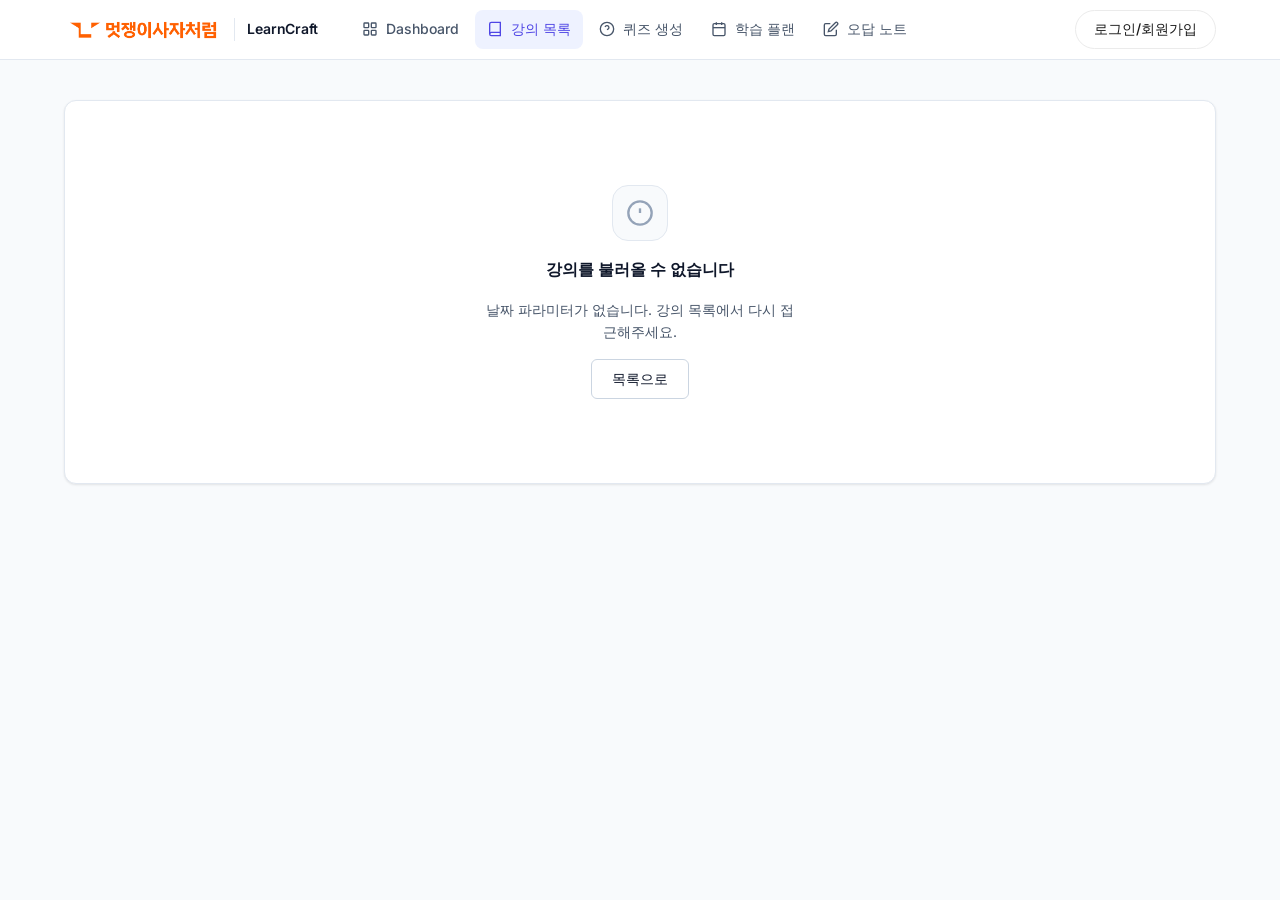
<file: app/lecture-detail.html>
<!DOCTYPE html>
<html lang="ko">
<head>
  <meta charset="UTF-8" />
  <meta name="viewport" content="width=device-width, initial-scale=1.0" />
  <title>LearnCraft — 강의 상세</title>
  <link rel="stylesheet" href="styles/base.css" />
  <link rel="stylesheet" href="styles/layout.css" />
  <link rel="stylesheet" href="styles/components.css" />
  <style>
    /* 핵심 개념 목록 */
    .key-concepts-list { list-style: none; padding: 0; margin: var(--space-3) 0 0; display: flex; flex-wrap: wrap; gap: var(--space-2); }
    .key-concepts-list li {
      background: var(--color-primary-light, #EEF2FF);
      color: var(--color-primary);
      border-radius: var(--radius-full);
      padding: 4px 14px;
      font-size: var(--text-sm); font-weight: 600;
    }

    /* 개념 설명 카드 */
    .concept-grid {
      display: flex; flex-direction: column; gap: var(--space-4);
      margin-top: var(--space-4);
    }
    .concept-card {
      padding: var(--space-5);
      border: 1px solid var(--color-border);
      border-radius: var(--radius-md);
      background: var(--color-surface);
    }
    .concept-term {
      font-size: var(--text-base); font-weight: 700;
      color: var(--color-primary);
      margin-bottom: var(--space-3);
    }
    .concept-desc { font-size: var(--text-sm); color: var(--color-text-secondary); line-height: 1.7; margin-bottom: var(--space-3); }
    .concept-example-label { font-size: var(--text-xs); font-weight: 600; color: var(--color-text-muted); margin-bottom: var(--space-1); }
    .concept-code {
      background: #1e1e2e;
      border-radius: var(--radius-sm);
      padding: var(--space-3) var(--space-4);
      overflow-x: auto;
      margin: 0;
    }
    .concept-code code {
      color: #a6e3a1;
      font-family: 'Courier New', Consolas, monospace;
      font-size: 0.82rem;
      white-space: pre;
      line-height: 1.6;
    }

    /* 공통 리스트 */
    .review-list { list-style: none; padding: 0; margin: var(--space-3) 0 0; }
    .review-list li {
      display: flex; align-items: flex-start; gap: var(--space-3);
      padding: var(--space-3) 0;
      border-bottom: 1px solid var(--color-border-light);
      font-size: var(--text-sm); line-height: 1.6; color: var(--color-text-secondary);
    }
    .review-list li:last-child { border-bottom: none; }
    .review-list li::before {
      content: ''; width: 6px; height: 6px; border-radius: 50%;
      background: var(--color-primary); flex-shrink: 0; margin-top: 7px;
    }

    /* 흔한 오해 */
    .confusion-item {
      padding: var(--space-3) 0;
      border-bottom: 1px solid var(--color-border-light);
      font-size: var(--text-sm); line-height: 1.6;
    }
    .confusion-item:last-child { border-bottom: none; }
    .confusion-misconception { color: #B91C1C; margin-bottom: 4px; }
    .confusion-correction { color: #15803D; }

    .loading-spinner {
      width: 36px; height: 36px;
      border: 3px solid var(--color-border); border-top-color: var(--color-primary);
      border-radius: 50%; animation: spin 0.8s linear infinite; margin: 0 auto;
    }
    @keyframes spin { to { transform: rotate(360deg); } }
  </style>
</head>
<body>

<nav class="top-nav">
  <div class="top-nav-inner">
    <a href="index.html" class="nav-logo-wrap">
      <img src="../docs/img/RGB_LIKELION_KR.png" alt="Likelion" class="nav-logo" />
      <span class="nav-logo-label">LearnCraft</span>
    </a>
    <div class="nav-links">
      <a href="index.html" class="nav-link">
        <svg viewBox="0 0 24 24" fill="none" stroke="currentColor" stroke-width="2"><rect x="3" y="3" width="7" height="7" rx="1"/><rect x="14" y="3" width="7" height="7" rx="1"/><rect x="3" y="14" width="7" height="7" rx="1"/><rect x="14" y="14" width="7" height="7" rx="1"/></svg>
        <span>Dashboard</span>
      </a>
      <a href="lectures.html" class="nav-link active">
        <svg viewBox="0 0 24 24" fill="none" stroke="currentColor" stroke-width="2"><path d="M4 19.5A2.5 2.5 0 0 1 6.5 17H20"/><path d="M6.5 2H20v20H6.5A2.5 2.5 0 0 1 4 19.5v-15A2.5 2.5 0 0 1 6.5 2z"/></svg>
        <span>강의 목록</span>
      </a>
      <a href="quiz-setup.html" class="nav-link">
        <svg viewBox="0 0 24 24" fill="none" stroke="currentColor" stroke-width="2"><circle cx="12" cy="12" r="10"/><path d="M9.09 9a3 3 0 0 1 5.83 1c0 2-3 3-3 3"/><line x1="12" y1="17" x2="12.01" y2="17"/></svg>
        <span>퀴즈 생성</span>
      </a>
      <a href="study-plan.html" class="nav-link">
        <svg viewBox="0 0 24 24" fill="none" stroke="currentColor" stroke-width="2"><rect x="3" y="4" width="18" height="18" rx="2" ry="2"/><line x1="16" y1="2" x2="16" y2="6"/><line x1="8" y1="2" x2="8" y2="6"/><line x1="3" y1="10" x2="21" y2="10"/></svg>
        <span>학습 플랜</span>
      </a>
      <a href="wrong-note.html" class="nav-link">
        <svg viewBox="0 0 24 24" fill="none" stroke="currentColor" stroke-width="2"><path d="M11 4H4a2 2 0 0 0-2 2v14a2 2 0 0 0 2 2h14a2 2 0 0 0 2-2v-7"/><path d="M18.5 2.5a2.121 2.121 0 0 1 3 3L12 15l-4 1 1-4 9.5-9.5z"/></svg>
        <span>오답 노트</span>
      </a>
    </div>
    <div class="nav-actions">
      <a href="login.html" class="nav-btn-auth">로그인/회원가입</a>
    </div>
  </div>
</nav>

<main>
  <div class="container">
    <div class="page-content">


      <!-- Loading -->
      <div id="loadingState">
        <div style="display:grid; grid-template-columns:1fr 320px; gap:32px;">
          <div>
            <div class="skeleton skeleton-line" style="width:60%; height:32px; margin-bottom:16px;"></div>
            <div class="skeleton skeleton-line" style="width:100%; height:14px;"></div>
            <div class="skeleton skeleton-line" style="width:90%; height:14px;"></div>
            <div class="skeleton skeleton-card" style="margin-top:24px;"></div>
          </div>
          <div class="skeleton skeleton-card"></div>
        </div>
      </div>

      <!-- Error -->
      <div class="card hidden" id="errorState">
        <div class="empty-state">
          <div class="empty-state-icon">
            <svg viewBox="0 0 24 24" fill="none" stroke="currentColor" stroke-width="2"><circle cx="12" cy="12" r="10"/><line x1="12" y1="8" x2="12" y2="12"/><line x1="12" y1="16" x2="12.01" y2="16"/></svg>
          </div>
          <h3>강의를 불러올 수 없습니다</h3>
          <p id="errorMsg"></p>
          <a href="lectures.html" class="btn btn-secondary">목록으로</a>
        </div>
      </div>

      <!-- Main content (hidden until loaded) -->
      <div class="hidden" id="mainContent">
        <div class="grid-2-col">

          <!-- Left -->
          <div>
            <div class="section">
              <div class="flex items-center gap-3 mb-3">
                <span class="text-xs text-muted" id="detailDate"></span>
              </div>
              <h1 id="detailTitle" style="font-size:var(--text-2xl);font-weight:700;letter-spacing:-0.02em;line-height:1.3;margin-bottom:var(--space-4);"></h1>
              <div class="flex flex-wrap gap-2" id="detailBadges"></div>
            </div>

            <div class="divider"></div>

            <div class="section">
              <div class="section-header">
                <div class="section-header-text"><h2>강의 정보</h2></div>
              </div>
              <div class="card" style="padding:var(--space-5);">
                <div style="display:grid;grid-template-columns:120px 1fr;gap:var(--space-3) var(--space-5);" id="detailMeta"></div>
              </div>
            </div>

            <div class="section">
              <div class="section-header">
                <div class="section-header-text">
                  <h2>학습 목표</h2>
                </div>
              </div>
              <div class="card">
                <p class="text-sm text-secondary" id="detailGoal" style="line-height:1.8;"></p>
              </div>
            </div>
          </div>

          <!-- Sidebar -->
          <div class="sidebar-sticky">
            <div class="card" style="border-color:rgba(79,70,229,0.25);border-width:1.5px;margin-bottom:var(--space-4);">
              <div style="margin-bottom:var(--space-4);">
                <div class="text-base font-semibold text-primary mb-1">이 강의로 퀴즈 생성</div>
                <div class="text-sm text-secondary">강의 내용 기반으로 AI가 문제를 자동 생성합니다.</div>
              </div>
              <div class="form-group" style="margin-bottom:var(--space-4);">
                <label class="form-label">난이도 선택</label>
                <select class="select" id="sidebarDifficulty">
                  <option value="easy">쉬움 — 10문항 (객관식 위주)</option>
                  <option value="medium" selected>중간 — 10문항 (혼합형)</option>
                  <option value="hard">어려움 — 10문항 (응용 위주)</option>
                </select>
              </div>
              <button class="btn btn-secondary btn-full" onclick="goToQuizSetup()">
                <svg viewBox="0 0 24 24" fill="none" stroke="currentColor" stroke-width="2"><line x1="12" y1="5" x2="12" y2="19"/><line x1="5" y1="12" x2="19" y2="12"/></svg>
                퀴즈 생성하기
              </button>
            </div>

            <div class="card" style="border-color:rgba(79,70,229,0.25);border-width:1.5px;margin-bottom:var(--space-4);">
              <div style="margin-bottom:var(--space-4);">
                <div class="text-base font-semibold text-primary mb-1">이 강의 학습 가이드</div>
                <div class="text-sm text-secondary">강의 핵심 개념과 복습 포인트를 AI가 요약합니다.</div>
              </div>
              <button class="btn btn-secondary btn-full" id="guideBtn" onclick="generateGuide()">
                <svg viewBox="0 0 24 24" fill="none" stroke="currentColor" stroke-width="2"><path d="M12 20h9"/><path d="M16.5 3.5a2.121 2.121 0 0 1 3 3L7 19l-4 1 1-4L16.5 3.5z"/></svg>
                학습 가이드 생성하기
              </button>
            </div>
          </div>

        </div>

        <!-- Guide loading -->
        <div class="card hidden" id="guideLoading" style="padding:var(--space-8);text-align:center;margin-top:var(--space-6);">
          <div class="loading-spinner" style="margin-bottom:var(--space-4);"></div>
          <div class="text-sm text-secondary">학습 가이드를 생성하고 있습니다...</div>
        </div>

        <!-- Guide error -->
        <div class="hidden" id="guideError" style="margin-top:var(--space-6);">
          <div class="card" style="padding:var(--space-4);border-color:#FECACA;background:var(--color-error-light);">
            <div class="text-sm" style="color:#B91C1C;" id="guideErrorMsg"></div>
          </div>
        </div>

        <!-- Guide result -->
        <div class="hidden" id="guideResult" style="margin-top:var(--space-6);">
          <div class="divider"></div>

          <!-- 1. 핵심 개념 -->
          <div class="section">
            <div class="section-header">
              <div class="section-header-text">
                <h2>1. 핵심 개념</h2>
                <p>이 강의의 핵심 개념들입니다.</p>
              </div>
            </div>
            <div class="card" style="padding:var(--space-4) var(--space-5);">
              <ul class="key-concepts-list" id="guideKeyConceptsList"></ul>
            </div>
          </div>

          <!-- 2. 개념 설명 -->
          <div class="section">
            <div class="section-header">
              <div class="section-header-text">
                <h2>2. 개념 설명</h2>
                <p>각 핵심 개념의 상세 설명과 예시입니다.</p>
              </div>
            </div>
            <div class="concept-grid" id="guideConceptGrid"></div>
          </div>

          <!-- 3. 핵심 요약 -->
          <div class="section">
            <div class="section-header">
              <div class="section-header-text"><h2>3. 핵심 요약</h2></div>
            </div>
            <div class="card" style="padding:var(--space-4) var(--space-5);">
              <ul class="review-list" id="guideSummaryList"></ul>
            </div>
          </div>

          <!-- 4. 흔한 오해 -->
          <div class="section">
            <div class="section-header">
              <div class="section-header-text"><h2>4. 흔한 오해</h2></div>
            </div>
            <div class="card" style="padding:var(--space-4) var(--space-5);">
              <div id="guideConfusionList"></div>
            </div>
          </div>

          <!-- 5. 실용적 응용 -->
          <div class="section">
            <div class="section-header">
              <div class="section-header-text"><h2>5. 실용적 응용</h2></div>
            </div>
            <div class="card" style="padding:var(--space-4) var(--space-5);">
              <ul class="review-list" id="guideApplicationList"></ul>
            </div>
          </div>

        </div>

      </div>

    </div>
  </div>
</main>

<script src="config.js"></script>
<script>
  const params = new URLSearchParams(location.search);
  const date = params.get('date');

  async function load() {
    if (!date) {
      showError('날짜 파라미터가 없습니다. 강의 목록에서 다시 접근해주세요.');
      return;
    }

    try {
      const res = await fetch(`${API}/api/lectures/${date}`);
      if (!res.ok) {
        const err = await res.json().catch(() => ({}));
        throw new Error(err.detail || `HTTP ${res.status}`);
      }
      const lec = await res.json();
      render(lec);
    } catch (e) {
      showError(e.message);
    }
  }

  function render(lec) {
    document.getElementById('loadingState').classList.add('hidden');
    document.getElementById('mainContent').classList.remove('hidden');
    document.title = `LearnCraft — ${lec.date}`;

    document.getElementById('detailDate').textContent = lec.date;
    document.getElementById('detailTitle').textContent = lec.content || `강의 ${lec.date}`;
    document.getElementById('detailGoal').textContent = lec.learning_goal || '학습 목표 정보가 없습니다.';

    // Badges
    const badges = document.getElementById('detailBadges');
    if (lec.subject) badges.innerHTML += `<span class="badge badge-primary">${lec.subject}</span>`;
    if (lec.content) badges.innerHTML += `<span class="badge badge-muted">${lec.content}</span>`;

    // Meta grid
    const meta = document.getElementById('detailMeta');
    const rows = [
      ['과목', lec.subject],
      ['학습 내용', lec.content],
      ['강의 일자', lec.date],
    ];
    meta.innerHTML = rows.filter(([, v]) => v).map(([k, v]) => `
      <div class="text-xs text-muted font-medium" style="padding-top:2px;">${k}</div>
      <div class="text-sm text-secondary">${v}</div>
    `).join('');
  }

  function showError(msg) {
    document.getElementById('loadingState').classList.add('hidden');
    document.getElementById('errorState').classList.remove('hidden');
    document.getElementById('errorMsg').textContent = msg;
  }

  function goToQuizSetup() {
    const diff = document.getElementById('sidebarDifficulty').value;
    location.href = `quiz-setup.html?date=${date}&difficulty=${diff}`;
  }

  async function generateGuide() {
    const btn = document.getElementById('guideBtn');
    btn.disabled = true;
    btn.textContent = '생성 중...';

    document.getElementById('guideError').classList.add('hidden');
    document.getElementById('guideResult').classList.add('hidden');
    document.getElementById('guideLoading').classList.remove('hidden');
    document.getElementById('guideLoading').scrollIntoView({ behavior: 'smooth', block: 'start' });

    try {
      const res = await fetch(`${API}/api/guide/${date}`);
      if (!res.ok) {
        const err = await res.json().catch(() => ({}));
        throw new Error(err.detail || `HTTP ${res.status}`);
      }
      const data = await res.json();
      renderGuide(data);
    } catch (e) {
      document.getElementById('guideLoading').classList.add('hidden');
      document.getElementById('guideErrorMsg').textContent = '가이드 생성 실패: ' + e.message;
      document.getElementById('guideError').classList.remove('hidden');
    } finally {
      btn.disabled = false;
      btn.innerHTML = '<svg viewBox="0 0 24 24" fill="none" stroke="currentColor" stroke-width="2"><path d="M12 20h9"/><path d="M16.5 3.5a2.121 2.121 0 0 1 3 3L7 19l-4 1 1-4L16.5 3.5z"/></svg> 학습 가이드 생성하기';
    }
  }

  function renderGuide(data) {
    document.getElementById('guideLoading').classList.add('hidden');

    // 1. 핵심 개념 (태그 목록)
    const keyConcepts = data.key_concepts || [];
    document.getElementById('guideKeyConceptsList').innerHTML = keyConcepts.map(c =>
      `<li>${escHtml(typeof c === 'string' ? c : c.term || '')}</li>`
    ).join('') || '<li>개념 데이터가 없습니다.</li>';

    // 2. 개념 설명 (설명 + 코드 예시)
    const explanations = data.concept_explanations || data.key_concepts || [];
    document.getElementById('guideConceptGrid').innerHTML = explanations.map(c => {
      if (typeof c === 'string') return '';
      const exampleHtml = c.example
        ? `<div class="concept-example-label">예시:</div>
           <pre class="concept-code"><code>${escHtml(c.example)}</code></pre>`
        : '';
      return `<div class="concept-card">
        <div class="concept-term">${escHtml(c.term || '')}</div>
        <div class="concept-desc">${escHtml(c.description || '')}</div>
        ${exampleHtml}
      </div>`;
    }).join('') || '<p class="text-sm text-secondary">개념 설명이 없습니다.</p>';

    // 3. 핵심 요약
    const summary = data.key_summary || data.review_points || [];
    document.getElementById('guideSummaryList').innerHTML = summary.map(p =>
      `<li>${escHtml(p)}</li>`
    ).join('') || '<li>요약 데이터가 없습니다.</li>';

    // 4. 흔한 오해
    const confusions = data.common_confusions || [];
    document.getElementById('guideConfusionList').innerHTML = confusions.map(c =>
      `<div class="confusion-item">
        <div class="confusion-misconception">❌ [오해]: ${escHtml(c.misconception || '')}</div>
        <div class="confusion-correction">✅ [올바른 이해]: ${escHtml(c.correction || '')}</div>
      </div>`
    ).join('') || '<p class="text-sm text-secondary">데이터가 없습니다.</p>';

    // 5. 실용적 응용
    const applications = data.practical_applications || [];
    document.getElementById('guideApplicationList').innerHTML = applications.map(a =>
      `<li>${escHtml(a)}</li>`
    ).join('') || '<li>데이터가 없습니다.</li>';

    document.getElementById('guideResult').classList.remove('hidden');
    document.getElementById('guideResult').scrollIntoView({ behavior: 'smooth', block: 'start' });
  }

  function escHtml(s) {
    return String(s).replace(/&/g,'&amp;').replace(/</g,'&lt;').replace(/>/g,'&gt;');
  }

  load();

  function checkAuth() {
    const token = localStorage.getItem("lc_token");
    if (!token) return;
    fetch("/api/auth/me", { headers: { "Authorization": `Bearer ${token}` } })
      .then(r => {
        if (!r.ok) { localStorage.removeItem("lc_token"); localStorage.removeItem("lc_user"); return; }
        return r.json();
      })
      .then(user => {
        if (!user) return;
        const btn = document.querySelector(".nav-btn-auth");
        if (btn) btn.outerHTML = `<button class="nav-btn-auth" onclick="logout()" style="cursor:pointer;background:none;border:1px solid #ddd;border-radius:6px;padding:6px 14px;font-size:0.85rem;">로그아웃</button>`;
      });
  }
  function logout() {
    localStorage.removeItem("lc_token");
    localStorage.removeItem("lc_user");
    location.href = "login.html";
  }
  checkAuth();

</script>

</body>
</html>
</file>
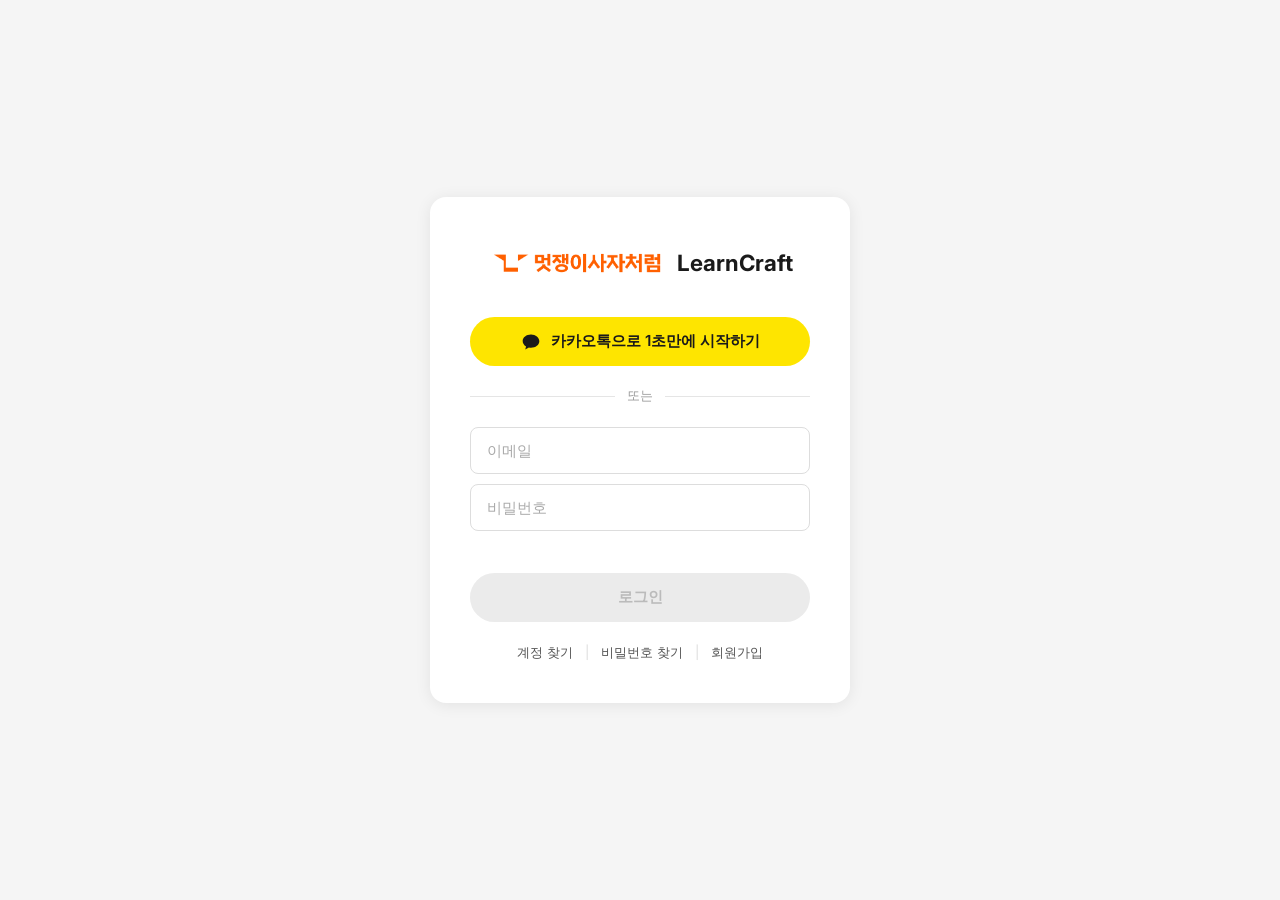
<file: app/login.html>
<!DOCTYPE html>
<html lang="ko">
<head>
  <meta charset="UTF-8" />
  <meta name="viewport" content="width=device-width, initial-scale=1.0" />
  <title>로그인 — LearnCraft</title>
  <link rel="stylesheet" href="styles/base.css" />
  <style>
    body {
      min-height: 100vh;
      background: #f5f5f5;
      display: flex;
      align-items: center;
      justify-content: center;
      padding: 24px;
    }

    .auth-card {
      background: #fff;
      border-radius: 16px;
      padding: 48px 40px 40px;
      width: 100%;
      max-width: 420px;
      box-shadow: 0 2px 16px rgba(0,0,0,0.08);
    }

    .auth-logo {
      display: flex;
      align-items: center;
      justify-content: center;
      gap: 10px;
      margin-bottom: 36px;
      text-decoration: none;
    }

    .auth-logo img {
      height: 32px;
      width: auto;
    }

    .auth-logo-text {
      font-size: 1.4rem;
      font-weight: 700;
      color: #1a1a1a;
    }

    .kakao-btn {
      display: flex;
      align-items: center;
      justify-content: center;
      gap: 10px;
      width: 100%;
      padding: 14px;
      border-radius: 9999px;
      background: #FEE500;
      color: #1a1a1a;
      font-size: 0.95rem;
      font-weight: 600;
      border: none;
      cursor: pointer;
      text-decoration: none;
      transition: opacity 0.15s;
    }

    .kakao-btn:hover {
      opacity: 0.88;
    }

    .kakao-btn svg {
      width: 20px;
      height: 20px;
      flex-shrink: 0;
    }

    .divider {
      display: flex;
      align-items: center;
      gap: 12px;
      margin: 20px 0;
      color: #999;
      font-size: 0.8rem;
    }

    .divider::before,
    .divider::after {
      content: '';
      flex: 1;
      height: 1px;
      background: #e5e5e5;
    }

    .auth-input {
      width: 100%;
      padding: 13px 16px;
      border: 1px solid #ddd;
      border-radius: 8px;
      font-size: 0.95rem;
      color: #1a1a1a;
      background: #fff;
      box-sizing: border-box;
      transition: border-color 0.15s;
      outline: none;
      margin-bottom: 10px;
      font-family: inherit;
    }

    .auth-input::placeholder {
      color: #aaa;
    }

    .auth-input:focus {
      border-color: #1a1a1a;
    }

    .login-btn {
      width: 100%;
      padding: 14px;
      border-radius: 9999px;
      font-size: 0.95rem;
      font-weight: 600;
      border: none;
      cursor: pointer;
      background: #EBEBEB;
      color: #BBBBBB;
      margin-top: 4px;
      transition: background 0.15s, color 0.15s;
      font-family: inherit;
    }

    .login-btn.active {
      background: #FF6B00;
      cursor: pointer;
      color: #FFFFFF;
    }

    .login-btn.active:hover {
      opacity: 0.85;
    }

    .auth-links {
      display: flex;
      align-items: center;
      justify-content: center;
      gap: 0;
      margin-top: 20px;
      font-size: 0.82rem;
      color: #888;
    }

    .auth-links a {
      color: #555;
      text-decoration: none;
      padding: 0 12px;
    }

    .auth-links a:hover {
      text-decoration: underline;
    }

    .auth-links span {
      color: #ddd;
    }
  </style>
</head>
<body>

<div class="auth-card">
  <a href="index.html" class="auth-logo">
    <img src="../docs/img/RGB_LIKELION_KR.png" alt="LearnCraft" />
    <span class="auth-logo-text">LearnCraft</span>
  </a>

  <button class="kakao-btn" id="kakaoBtn" onclick="alert('카카오 로그인은 준비 중입니다.')" type="button">
    <svg viewBox="0 0 24 24" fill="currentColor">
      <path d="M12 3C6.477 3 2 6.477 2 10.8c0 2.7 1.6 5.08 4.04 6.52L5.1 21l4.42-2.3c.81.17 1.64.25 2.48.25 5.523 0 10-3.477 10-7.8S17.523 3 12 3z"/>
    </svg>
    카카오톡으로 1초만에 시작하기
  </button>

  <div class="divider">또는</div>

  <input id="email" class="auth-input" type="email" placeholder="이메일" autocomplete="email" />
  <input id="password" class="auth-input" type="password" placeholder="비밀번호" autocomplete="current-password" />

  <div id="errorMsg" style="color:#e53e3e;font-size:0.85rem;margin-bottom:8px;min-height:20px;text-align:center;"></div>
  <button id="loginBtn" class="login-btn" disabled>로그인</button>

  <div class="auth-links">
    <a href="#">계정 찾기</a>
    <span>|</span>
    <a href="#">비밀번호 찾기</a>
    <span>|</span>
    <a href="register.html">회원가입</a>
  </div>
</div>

<script>
  const email = document.getElementById('email');
  const password = document.getElementById('password');
  const btn = document.getElementById('loginBtn');
  const errorMsg = document.getElementById('errorMsg');

  function checkForm() {
    if (email.value.trim() && password.value.trim()) {
      btn.classList.add('active');
      btn.disabled = false;
    } else {
      btn.classList.remove('active');
      btn.disabled = true;
    }
  }

  email.addEventListener('input', checkForm);
  password.addEventListener('input', checkForm);


  btn.addEventListener('click', async () => {
    errorMsg.textContent = '';
    btn.disabled = true;
    try {
      const res = await fetch('/api/auth/login', {
        method: 'POST',
        headers: { 'Content-Type': 'application/json' },
        body: JSON.stringify({ email: email.value.trim(), password: password.value.trim() }),
      });
      const data = await res.json();
      if (!res.ok) throw new Error(data.detail || '로그인에 실패했습니다.');
      localStorage.setItem('lc_token', data.access_token);
      localStorage.setItem('lc_user', JSON.stringify(data.user));
      window.location.href = 'index.html';
    } catch (err) {
      errorMsg.textContent = err.message;
      btn.disabled = false;
    }
  });
</script>

</body>
</html>
</file>
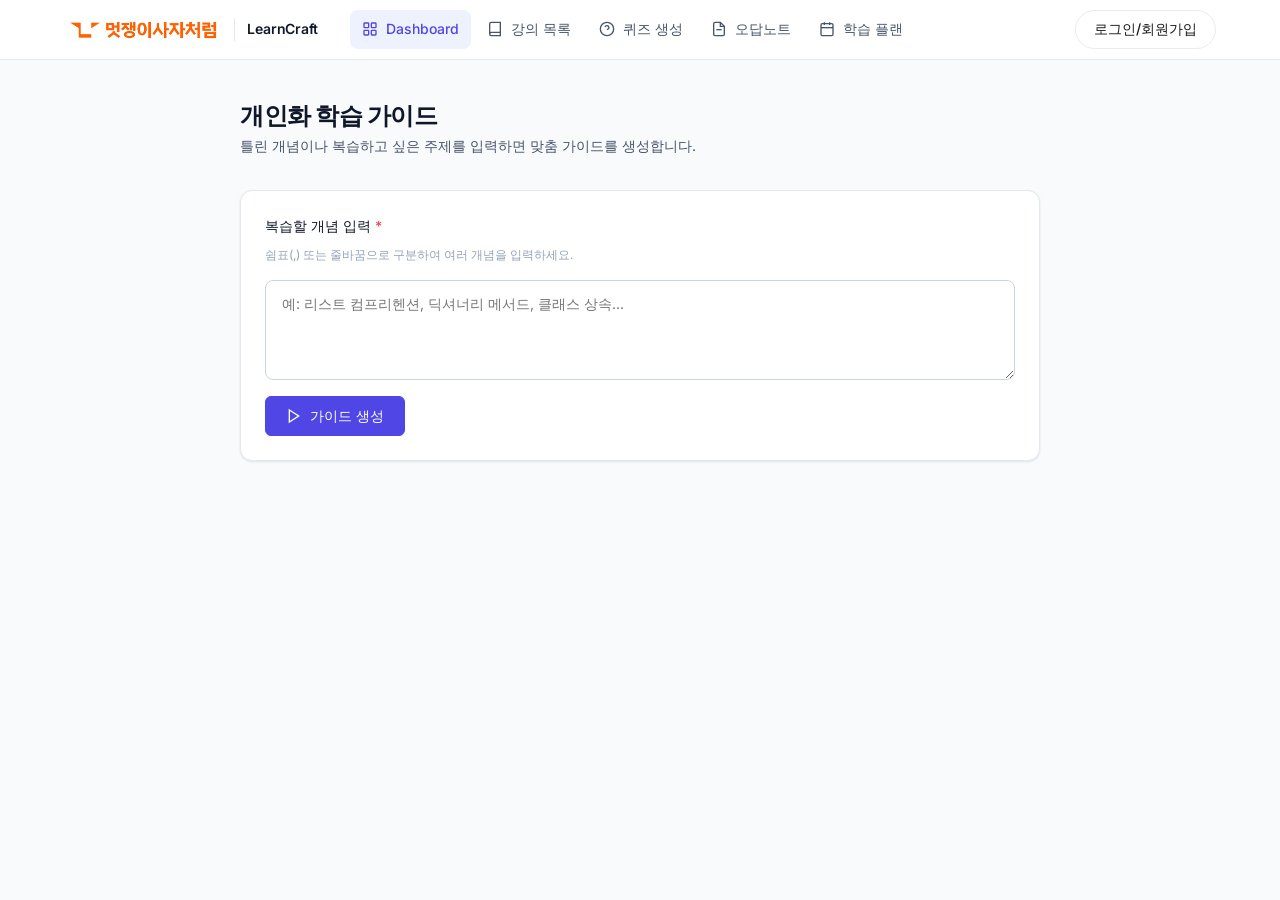
<file: app/personalized-guide.html>
<!DOCTYPE html>
<html lang="ko">
<head>
  <meta charset="UTF-8" />
  <meta name="viewport" content="width=device-width, initial-scale=1.0" />
  <title>LearnCraft — 개인화 가이드</title>
  <link rel="stylesheet" href="styles/base.css" />
  <link rel="stylesheet" href="styles/layout.css" />
  <link rel="stylesheet" href="styles/components.css" />
  <style>
    .guide-wrap { max-width: 800px; margin: 0 auto; }

    .concept-textarea {
      width: 100%; min-height: 100px;
      padding: var(--space-3) var(--space-4);
      border: 1px solid var(--color-border-strong);
      border-radius: var(--radius-md);
      font-size: var(--text-sm); line-height: 1.6;
      outline: none; resize: vertical;
      transition: border-color 0.15s, box-shadow 0.15s;
      box-sizing: border-box;
    }
    .concept-textarea:focus { border-color: var(--color-primary); box-shadow: 0 0 0 3px rgba(79,70,229,.12); }

    /* 핵심 개념 태그 목록 */
    .key-concepts-list { list-style: none; padding: 0; margin: var(--space-3) 0 0; display: flex; flex-wrap: wrap; gap: var(--space-2); }
    .key-concepts-list li {
      background: var(--color-primary-light, #EEF2FF);
      color: var(--color-primary);
      border-radius: var(--radius-full);
      padding: 4px 14px;
      font-size: var(--text-sm); font-weight: 600;
    }

    /* 개념 설명 카드 */
    .concept-grid {
      display: flex; flex-direction: column; gap: var(--space-4);
      margin-top: var(--space-4);
    }
    .concept-card {
      padding: var(--space-5);
      border: 1px solid var(--color-border);
      border-radius: var(--radius-md);
      background: var(--color-surface);
    }
    .concept-term {
      font-size: var(--text-base); font-weight: 700;
      color: var(--color-primary);
      margin-bottom: var(--space-3);
    }
    .concept-desc { font-size: var(--text-sm); color: var(--color-text-secondary); line-height: 1.7; margin-bottom: var(--space-3); }
    .concept-example-label { font-size: var(--text-xs); font-weight: 600; color: var(--color-text-muted); margin-bottom: var(--space-1); }
    .concept-code {
      background: #1e1e2e;
      border-radius: var(--radius-sm);
      padding: var(--space-3) var(--space-4);
      overflow-x: auto;
      margin: 0;
    }
    .concept-code code {
      color: #a6e3a1;
      font-family: 'Courier New', Consolas, monospace;
      font-size: 0.82rem;
      white-space: pre;
      line-height: 1.6;
    }

    /* 공통 리스트 */
    .review-list { list-style: none; padding: 0; margin: var(--space-3) 0 0; }
    .review-list li {
      display: flex; align-items: flex-start; gap: var(--space-3);
      padding: var(--space-3) 0;
      border-bottom: 1px solid var(--color-border-light);
      font-size: var(--text-sm); line-height: 1.6; color: var(--color-text-secondary);
    }
    .review-list li:last-child { border-bottom: none; }
    .review-list li::before {
      content: ''; width: 6px; height: 6px; border-radius: 50%;
      background: var(--color-primary); flex-shrink: 0; margin-top: 7px;
    }

    /* 흔한 오해 */
    .confusion-item {
      padding: var(--space-3) 0;
      border-bottom: 1px solid var(--color-border-light);
      font-size: var(--text-sm); line-height: 1.6;
    }
    .confusion-item:last-child { border-bottom: none; }
    .confusion-misconception { color: #B91C1C; margin-bottom: 4px; }
    .confusion-correction { color: #15803D; }

    .loading-spinner {
      width: 40px; height: 40px;
      border: 3px solid var(--color-border); border-top-color: var(--color-primary);
      border-radius: 50%; animation: spin 0.8s linear infinite; margin: 0 auto;
    }
    @keyframes spin { to { transform: rotate(360deg); } }
  </style>
</head>
<body>

<nav class="top-nav">
  <div class="top-nav-inner">
    <a href="index.html" class="nav-logo-wrap">
      <img src="../docs/img/RGB_LIKELION_KR.png" alt="Likelion" class="nav-logo" />
      <span class="nav-logo-label">LearnCraft</span>
    </a>
    <div class="nav-links">
      <a href="index.html" class="nav-link active">
        <svg viewBox="0 0 24 24" fill="none" stroke="currentColor" stroke-width="2"><rect x="3" y="3" width="7" height="7" rx="1"/><rect x="14" y="3" width="7" height="7" rx="1"/><rect x="3" y="14" width="7" height="7" rx="1"/><rect x="14" y="14" width="7" height="7" rx="1"/></svg>
        <span>Dashboard</span>
      </a>
      <a href="lectures.html" class="nav-link">
        <svg viewBox="0 0 24 24" fill="none" stroke="currentColor" stroke-width="2"><path d="M4 19.5A2.5 2.5 0 0 1 6.5 17H20"/><path d="M6.5 2H20v20H6.5A2.5 2.5 0 0 1 4 19.5v-15A2.5 2.5 0 0 1 6.5 2z"/></svg>
        <span>강의 목록</span>
      </a>
      <a href="quiz-setup.html" class="nav-link">
        <svg viewBox="0 0 24 24" fill="none" stroke="currentColor" stroke-width="2"><circle cx="12" cy="12" r="10"/><path d="M9.09 9a3 3 0 0 1 5.83 1c0 2-3 3-3 3"/><line x1="12" y1="17" x2="12.01" y2="17"/></svg>
        <span>퀴즈 생성</span>
      </a>
      <a href="wrong-note.html" class="nav-link">
        <svg viewBox="0 0 24 24" fill="none" stroke="currentColor" stroke-width="2"><path d="M14 2H6a2 2 0 0 0-2 2v16a2 2 0 0 0 2 2h12a2 2 0 0 0 2-2V8z"/><polyline points="14 2 14 8 20 8"/><line x1="16" y1="13" x2="8" y2="13"/></svg>
        <span>오답노트</span>
      </a>
      <a href="study-plan.html" class="nav-link">
        <svg viewBox="0 0 24 24" fill="none" stroke="currentColor" stroke-width="2"><rect x="3" y="4" width="18" height="18" rx="2" ry="2"/><line x1="16" y1="2" x2="16" y2="6"/><line x1="8" y1="2" x2="8" y2="6"/><line x1="3" y1="10" x2="21" y2="10"/></svg>
        <span>학습 플랜</span>
      </a>
    </div>
    <div class="nav-actions" id="navActions">
      <a href="login.html" class="nav-btn-auth">로그인/회원가입</a>
    </div>
  </div>
</nav>

<main>
  <div class="container">
    <div class="page-content">
      <div class="guide-wrap">

        <div class="page-header">
          <div class="page-header-text">
            <h1>개인화 학습 가이드</h1>
            <p>틀린 개념이나 복습하고 싶은 주제를 입력하면 맞춤 가이드를 생성합니다.</p>
          </div>
        </div>

        <!-- 입력 폼 -->
        <div class="card" style="padding:var(--space-6);margin-bottom:var(--space-6);" id="inputCard">

          <div id="autofillBanner" class="hidden" style="background:var(--color-primary-light);border:1px solid #C7D2FE;border-radius:var(--radius-md);padding:var(--space-3) var(--space-4);margin-bottom:var(--space-4);display:flex;align-items:center;justify-content:space-between;gap:var(--space-3);">
            <div style="display:flex;align-items:center;gap:var(--space-2);">
              <svg width="14" height="14" viewBox="0 0 24 24" fill="none" stroke="var(--color-primary)" stroke-width="2"><circle cx="12" cy="12" r="10"/><line x1="12" y1="8" x2="12" y2="12"/><line x1="12" y1="16" x2="12.01" y2="16"/></svg>
              <span class="text-sm" style="color:var(--color-primary);">퀴즈 결과에서 <strong id="autofillCount">0개</strong>의 틀린 개념을 가져왔습니다.</span>
            </div>
            <button class="btn btn-ghost" style="font-size:var(--text-xs);padding:2px 8px;height:auto;" onclick="applyAutofill()">적용</button>
          </div>

          <div class="form-group" style="margin-bottom:var(--space-4);">
            <label class="form-label">복습할 개념 입력 <span style="color:var(--color-error);">*</span></label>
            <div class="form-hint" style="margin-bottom:var(--space-2);">쉼표(,) 또는 줄바꿈으로 구분하여 여러 개념을 입력하세요.</div>
            <textarea class="concept-textarea" id="conceptInput" placeholder="예: 리스트 컴프리헨션, 딕셔너리 메서드, 클래스 상속..."></textarea>
          </div>

          <div id="errorBanner" class="hidden" style="background:var(--color-error-light);border:1px solid #FECACA;border-radius:var(--radius-md);padding:var(--space-3) var(--space-4);margin-bottom:var(--space-4);font-size:var(--text-sm);color:#B91C1C;"></div>

          <button class="btn btn-primary" onclick="generateGuide()" id="genBtn">
            <svg viewBox="0 0 24 24" fill="none" stroke="currentColor" stroke-width="2"><polygon points="5 3 19 12 5 21 5 3"/></svg>
            가이드 생성
          </button>
        </div>

        <!-- 로딩 -->
        <div class="card hidden" id="loadingState" style="padding:var(--space-10);text-align:center;">
          <div class="loading-spinner" style="margin-bottom:var(--space-4);"></div>
          <div class="text-sm text-secondary">맞춤 학습 가이드를 생성하고 있습니다...</div>
        </div>

        <!-- 결과 -->
        <div class="hidden" id="guideResult">

          <!-- 1. 핵심 개념 -->
          <div class="section">
            <div class="section-header">
              <div class="section-header-text">
                <h2>1. 핵심 개념</h2>
                <p>집중적으로 복습해야 할 개념들입니다.</p>
              </div>
            </div>
            <div class="card" style="padding:var(--space-4) var(--space-5);">
              <ul class="key-concepts-list" id="keyConceptsList"></ul>
            </div>
          </div>

          <!-- 2. 개념 설명 -->
          <div class="section">
            <div class="section-header">
              <div class="section-header-text">
                <h2>2. 개념 설명</h2>
                <p>각 핵심 개념의 상세 설명과 예시입니다.</p>
              </div>
            </div>
            <div class="concept-grid" id="conceptGrid"></div>
          </div>

          <!-- 3. 핵심 요약 -->
          <div class="section">
            <div class="section-header">
              <div class="section-header-text"><h2>3. 핵심 요약</h2></div>
            </div>
            <div class="card" style="padding:var(--space-4) var(--space-5);">
              <ul class="review-list" id="summaryList"></ul>
            </div>
          </div>

          <!-- 4. 흔한 오해 -->
          <div class="section">
            <div class="section-header">
              <div class="section-header-text"><h2>4. 흔한 오해</h2></div>
            </div>
            <div class="card" style="padding:var(--space-4) var(--space-5);">
              <div id="confusionList"></div>
            </div>
          </div>

          <!-- 5. 실용적 응용 -->
          <div class="section">
            <div class="section-header">
              <div class="section-header-text"><h2>5. 실용적 응용</h2></div>
            </div>
            <div class="card" style="padding:var(--space-4) var(--space-5);">
              <ul class="review-list" id="applicationList"></ul>
            </div>
          </div>

          <div style="display:flex;gap:var(--space-3);margin-top:var(--space-4);">
            <button class="btn btn-secondary" onclick="resetGuide()">새로 생성</button>
            <button class="btn btn-ghost" onclick="downloadGuide()">
              <svg viewBox="0 0 24 24" fill="none" stroke="currentColor" stroke-width="2" width="16" height="16"><path d="M21 15v4a2 2 0 0 1-2 2H5a2 2 0 0 1-2-2v-4"/><polyline points="7 10 12 15 17 10"/><line x1="12" y1="15" x2="12" y2="3"/></svg>
              마크다운 다운로드
            </button>
          </div>
        </div>

      </div>
    </div>
  </div>
</main>

<script src="config.js"></script>
<script>
  let guideData = null;

  function init() {
    // URL ?query= 파라미터 처리 (wrong-notes.html에서 넘어온 경우)
    const urlQuery = new URLSearchParams(location.search).get('query');
    if (urlQuery) {
      document.getElementById('conceptInput').value = urlQuery;
      return;
    }
    // quiz-feedback에서 넘어온 틀린 개념 확인
    const wrongConcepts = localStorage.getItem('lc_wrong_concepts');
    if (wrongConcepts) {
      const concepts = JSON.parse(wrongConcepts);
      if (concepts && concepts.length > 0) {
        document.getElementById('autofillCount').textContent = concepts.length + '개';
        document.getElementById('autofillBanner').classList.remove('hidden');
      }
    }
  }

  function applyAutofill() {
    const concepts = JSON.parse(localStorage.getItem('lc_wrong_concepts') || '[]');
    document.getElementById('conceptInput').value = concepts.join(', ');
    document.getElementById('autofillBanner').classList.add('hidden');
  }

  async function generateGuide() {
    const query = document.getElementById('conceptInput').value.trim();
    const errorBanner = document.getElementById('errorBanner');
    errorBanner.classList.add('hidden');

    if (!query) {
      errorBanner.textContent = '복습할 개념을 입력해주세요.';
      errorBanner.classList.remove('hidden');
      return;
    }

    document.getElementById('inputCard').style.display = 'none';
    document.getElementById('guideResult').classList.add('hidden');
    document.getElementById('loadingState').classList.remove('hidden');

    try {
      const res = await fetch(`${API}/api/guide/personalized`, {
        method: 'POST',
        headers: { 'Content-Type': 'application/json' },
        body: JSON.stringify({ query }),
      });
      if (!res.ok) {
        const err = await res.json().catch(() => ({}));
        throw new Error(err.detail || `HTTP ${res.status}`);
      }
      guideData = await res.json();
      renderGuide(guideData);
    } catch (e) {
      document.getElementById('loadingState').classList.add('hidden');
      document.getElementById('inputCard').style.display = '';
      errorBanner.textContent = '가이드 생성 실패: ' + e.message;
      errorBanner.classList.remove('hidden');
    }
  }

  function renderGuide(data) {
    document.getElementById('loadingState').classList.add('hidden');

    // 1. 핵심 개념 (태그 목록)
    const keyConcepts = data.key_concepts || [];
    document.getElementById('keyConceptsList').innerHTML = keyConcepts.map(c =>
      `<li>${escHtml(typeof c === 'string' ? c : c.term || '')}</li>`
    ).join('') || '<li>개념 데이터가 없습니다.</li>';

    // 2. 개념 설명 (설명 + 코드 예시)
    const explanations = data.concept_explanations || data.key_concepts || [];
    document.getElementById('conceptGrid').innerHTML = explanations.map(c => {
      if (typeof c === 'string') return '';
      const exampleHtml = c.example
        ? `<div class="concept-example-label">예시:</div>
           <pre class="concept-code"><code>${escHtml(c.example)}</code></pre>`
        : '';
      return `<div class="concept-card">
        <div class="concept-term">${escHtml(c.term || '')}</div>
        <div class="concept-desc">${escHtml(c.description || '')}</div>
        ${exampleHtml}
      </div>`;
    }).join('') || '<p class="text-sm text-secondary">개념 설명이 없습니다.</p>';

    // 3. 핵심 요약
    const summary = data.key_summary || data.review_points || [];
    document.getElementById('summaryList').innerHTML = summary.map(p =>
      `<li>${escHtml(p)}</li>`
    ).join('') || '<li>요약 데이터가 없습니다.</li>';

    // 4. 흔한 오해
    const confusions = data.common_confusions || [];
    document.getElementById('confusionList').innerHTML = confusions.map(c =>
      `<div class="confusion-item">
        <div class="confusion-misconception">❌ [오해]: ${escHtml(c.misconception || '')}</div>
        <div class="confusion-correction">✅ [올바른 이해]: ${escHtml(c.correction || '')}</div>
      </div>`
    ).join('') || '<p class="text-sm text-secondary">데이터가 없습니다.</p>';

    // 5. 실용적 응용
    const applications = data.practical_applications || [];
    document.getElementById('applicationList').innerHTML = applications.map(a =>
      `<li>${escHtml(a)}</li>`
    ).join('') || '<li>데이터가 없습니다.</li>';

    document.getElementById('guideResult').classList.remove('hidden');
  }

  function resetGuide() {
    guideData = null;
    document.getElementById('guideResult').classList.add('hidden');
    document.getElementById('inputCard').style.display = '';
  }

  function downloadGuide() {
    if (!guideData) return;
    const concepts = (guideData.key_concepts || []).map(c => `- ${typeof c === 'string' ? c : c.term || ''}`).join('\n');
    const explanations = (guideData.concept_explanations || []).map(c =>
      `### ${c.term || ''}\n- 설명: ${c.description || ''}\n${c.example ? `- 예시:\n\`\`\`\n${c.example}\n\`\`\`` : ''}`
    ).join('\n\n');
    const summary = (guideData.key_summary || guideData.review_points || []).map(p => `- ${p}`).join('\n');
    const confusions = (guideData.common_confusions || []).map(c =>
      `- [오해]: ${c.misconception || ''} / [올바른 이해]: ${c.correction || ''}`
    ).join('\n');
    const applications = (guideData.practical_applications || []).map(a => `- ${a}`).join('\n');
    const md = `# 개인화 학습 가이드\n\n## 1. 핵심 개념\n\n${concepts}\n\n## 2. 개념 설명\n\n${explanations}\n\n## 3. 핵심 요약\n\n${summary}\n\n## 4. 흔한 오해\n\n${confusions}\n\n## 5. 실용적 응용\n\n${applications}\n`;
    const blob = new Blob([md], { type: 'text/markdown' });
    const a = document.createElement('a');
    a.href = URL.createObjectURL(blob);
    a.download = 'personalized_guide.md';
    a.click();
  }

  function escHtml(s) {
    return String(s).replace(/&/g,'&amp;').replace(/</g,'&lt;').replace(/>/g,'&gt;');
  }

  init();

  async function checkAuth() {
    const token = localStorage.getItem('lc_token');
    const navActions = document.getElementById('navActions');
    if (!token) return;
    try {
      const res = await fetch('/api/auth/me', { headers: { 'Authorization': `Bearer ${token}` } });
      if (!res.ok) { localStorage.removeItem('lc_token'); localStorage.removeItem('lc_user'); return; }
      const user = await res.json();
      navActions.innerHTML = `
        <span style="font-size:0.9rem;color:#555;margin-right:8px;">${user.name}님</span>
        <button class="nav-btn-auth" onclick="logout()" style="cursor:pointer;background:none;border:1px solid #ddd;border-radius:6px;padding:6px 14px;font-size:0.85rem;">로그아웃</button>
      `;
    } catch (e) {}
  }
  function logout() {
    localStorage.removeItem('lc_token');
    localStorage.removeItem('lc_user');
    window.location.reload();
  }
  checkAuth();

</script>

</body>
</html>
</file>
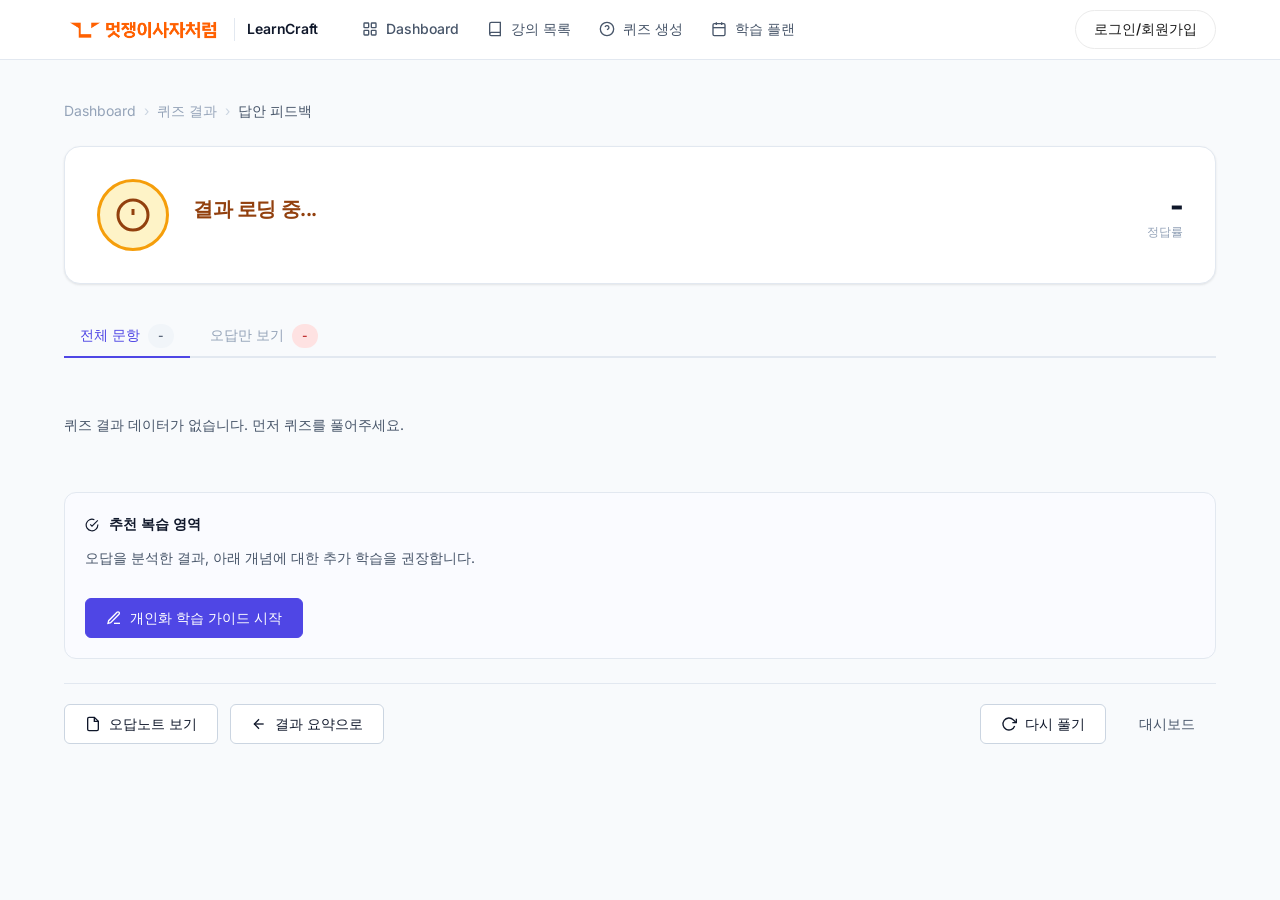
<file: app/quiz-feedback.html>
<!DOCTYPE html>
<html lang="ko">
<head>
  <meta charset="UTF-8" />
  <meta name="viewport" content="width=device-width, initial-scale=1.0" />
  <title>LearnCraft — 답안 피드백</title>
  <link rel="stylesheet" href="styles/base.css" />
  <link rel="stylesheet" href="styles/layout.css" />
  <link rel="stylesheet" href="styles/components.css" />
  <style>
    .result-header {
      background: var(--color-surface);
      border: 1px solid var(--color-border);
      border-radius: var(--radius-xl);
      padding: var(--space-8);
      margin-bottom: var(--space-8);
      display: flex;
      align-items: center;
      gap: var(--space-6);
      box-shadow: var(--shadow-sm);
    }

    .result-icon {
      width: 72px;
      height: 72px;
      border-radius: 50%;
      display: flex;
      align-items: center;
      justify-content: center;
      flex-shrink: 0;
    }

    .result-icon svg {
      width: 36px;
      height: 36px;
    }

    .result-icon.pass {
      background: var(--color-success-light);
      color: #15803D;
      border: 3px solid var(--color-success);
    }

    .result-icon.review {
      background: var(--color-warning-light);
      color: #92400E;
      border: 3px solid var(--color-warning);
    }

    .result-verdict {
      font-size: var(--text-xl);
      font-weight: 700;
      letter-spacing: -0.02em;
      margin-bottom: var(--space-1);
    }

    .result-verdict.pass { color: #15803D; }
    .result-verdict.review { color: #92400E; }
  </style>
</head>
<body>

<!-- ─── Top Navigation ─── -->
<nav class="top-nav">
  <div class="top-nav-inner">
    <a href="index.html" class="nav-logo-wrap">
      <img src="../docs/img/RGB_LIKELION_KR.png" alt="Likelion" class="nav-logo" />
      <span class="nav-logo-label">LearnCraft</span>
    </a>
    <div class="nav-links">
      <a href="index.html" class="nav-link">
        <svg viewBox="0 0 24 24" fill="none" stroke="currentColor" stroke-width="2"><rect x="3" y="3" width="7" height="7" rx="1"/><rect x="14" y="3" width="7" height="7" rx="1"/><rect x="3" y="14" width="7" height="7" rx="1"/><rect x="14" y="14" width="7" height="7" rx="1"/></svg>
        <span>Dashboard</span>
      </a>
      <a href="lectures.html" class="nav-link">
        <svg viewBox="0 0 24 24" fill="none" stroke="currentColor" stroke-width="2"><path d="M4 19.5A2.5 2.5 0 0 1 6.5 17H20"/><path d="M6.5 2H20v20H6.5A2.5 2.5 0 0 1 4 19.5v-15A2.5 2.5 0 0 1 6.5 2z"/></svg>
        <span>강의 목록</span>
      </a>
      <a href="quiz-setup.html" class="nav-link">
        <svg viewBox="0 0 24 24" fill="none" stroke="currentColor" stroke-width="2"><circle cx="12" cy="12" r="10"/><path d="M9.09 9a3 3 0 0 1 5.83 1c0 2-3 3-3 3"/><line x1="12" y1="17" x2="12.01" y2="17"/></svg>
        <span>퀴즈 생성</span>
      </a>
      <a href="study-plan.html" class="nav-link">
        <svg viewBox="0 0 24 24" fill="none" stroke="currentColor" stroke-width="2"><rect x="3" y="4" width="18" height="18" rx="2" ry="2"/><line x1="16" y1="2" x2="16" y2="6"/><line x1="8" y1="2" x2="8" y2="6"/><line x1="3" y1="10" x2="21" y2="10"/></svg>
        <span>학습 플랜</span>
      </a>
    </div>
    <div class="nav-actions">
      <a href="login.html" class="nav-btn-auth">로그인/회원가입</a>
    </div>
  </div>
</nav>

<!-- ─── Page Content ─── -->
<main>
  <div class="container">
    <div class="page-content">

      <!-- Breadcrumb -->
      <nav class="breadcrumb">
        <a href="index.html">Dashboard</a>
        <span class="breadcrumb-sep">›</span>
        <a href="quiz-review.html">퀴즈 결과</a>
        <span class="breadcrumb-sep">›</span>
        <span class="breadcrumb-current">답안 피드백</span>
      </nav>

      <!-- Result Header (동적) -->
      <div id="resultHeader" class="result-header">
        <div class="result-icon review">
          <svg viewBox="0 0 24 24" fill="none" stroke="currentColor" stroke-width="2"><circle cx="12" cy="12" r="10"/><line x1="12" y1="8" x2="12" y2="12"/><line x1="12" y1="16" x2="12.01" y2="16"/></svg>
        </div>
        <div style="flex:1;">
          <div class="result-verdict review" id="resultVerdict">결과 로딩 중...</div>
          <div class="text-sm text-secondary" id="resultSub" style="margin-bottom:var(--space-3);"></div>
          <div class="flex flex-wrap gap-2" id="resultBadges"></div>
        </div>
        <div style="text-align:right; flex-shrink:0;">
          <div id="resultPct" style="font-size:var(--text-3xl);font-weight:800;letter-spacing:-0.03em;line-height:1;">-</div>
          <div class="text-xs text-muted" style="margin-top:2px;">정답률</div>
        </div>
      </div>

      <!-- Tabs (동적) -->
      <div class="tabs" id="tabStrip">
        <button class="tab-item active" onclick="setTab(this,'all')">전체 문항 <span class="badge badge-muted" id="tabAllCount" style="margin-left:4px;">-</span></button>
        <button class="tab-item" onclick="setTab(this,'wrong')">오답만 보기 <span class="badge badge-error" id="tabWrongCount" style="margin-left:4px;">-</span></button>
      </div>

      <!-- Answer Cards (동적) -->
      <div id="cardList">

        <!-- Q1 correct -->
        <div class="feedback-card correct" data-result="correct">
          <div class="feedback-card-header">
            <div>
              <div class="question-meta" style="display:flex; align-items:center; gap:8px; margin-bottom:6px;">
                <span class="text-xs text-muted font-medium">Q1</span>
                <span class="badge badge-muted">객관식</span>
              </div>
              <div class="text-sm font-medium text-primary">파이썬 리스트에서 마지막 원소를 제거하고 반환하는 메서드는?</div>
            </div>
            <div class="feedback-card-status">
              <svg viewBox="0 0 24 24" fill="none" stroke="currentColor" stroke-width="2.5"><polyline points="20 6 9 17 4 12"/></svg>
              정답
            </div>
          </div>
          <div class="feedback-card-body">
            <div class="flex items-center gap-3 mb-3">
              <span style="font-size:var(--text-xs); color:#15803D; font-weight:600;">✓ 정답: C) pop()</span>
            </div>
            <button class="explanation-toggle" onclick="toggleExp(this)">
              해설 보기
              <svg viewBox="0 0 24 24" fill="none" stroke="currentColor" stroke-width="2"><polyline points="6 9 12 15 18 9"/></svg>
            </button>
            <div class="explanation-block">
              <code>list.pop()</code>은 마지막 원소를 제거하고 반환합니다. <code>pop(index)</code>로 특정 위치도 제거 가능합니다.
            </div>
          </div>
        </div>

        <!-- Q2 wrong -->
        <div class="feedback-card wrong" data-result="wrong"
             data-question="딕셔너리에서 존재하지 않는 키에 접근 시 기본값을 반환하는 메서드는?"
             data-question-type="multiple_choice"
             data-user-answer="A) dict.find(key)"
             data-correct-answer="B) dict.get(key, default)"
             data-explanation="dict.get(key, default)는 키가 없을 때 KeyError 대신 지정한 기본값을 반환합니다."
             data-concept-tag="딕셔너리 메서드">
          <div class="feedback-card-header">
            <div>
              <div class="question-meta" style="display:flex; align-items:center; gap:8px; margin-bottom:6px;">
                <span class="text-xs text-muted font-medium">Q2</span>
                <span class="badge badge-muted">객관식</span>
              </div>
              <div class="text-sm font-medium text-primary">딕셔너리에서 존재하지 않는 키에 접근 시 기본값을 반환하는 메서드는?</div>
            </div>
            <div class="feedback-card-status">
              <svg viewBox="0 0 24 24" fill="none" stroke="currentColor" stroke-width="2.5"><line x1="18" y1="6" x2="6" y2="18"/><line x1="6" y1="6" x2="18" y2="18"/></svg>
              오답
            </div>
          </div>
          <div class="feedback-card-body">
            <div class="flex items-center gap-3 mb-3">
              <span style="font-size:var(--text-xs); color:#B91C1C; font-weight:600;">✗ 내 답: A) dict.find(key)</span>
              <span class="text-muted">·</span>
              <span style="font-size:var(--text-xs); color:#15803D; font-weight:600;">✓ 정답: B) dict.get(key, default)</span>
            </div>
            <button class="explanation-toggle" onclick="toggleExp(this)">
              해설 보기
              <svg viewBox="0 0 24 24" fill="none" stroke="currentColor" stroke-width="2"><polyline points="6 9 12 15 18 9"/></svg>
            </button>
            <div class="explanation-block">
              <strong>dict.get(key, default)</strong>는 키가 없을 때 <code>KeyError</code> 대신 지정한 기본값을 반환합니다. <code>find()</code>는 딕셔너리 메서드가 아닙니다.
            </div>
          </div>
        </div>

        <!-- Q3 correct -->
        <div class="feedback-card correct" data-result="correct">
          <div class="feedback-card-header">
            <div>
              <div class="question-meta" style="display:flex; align-items:center; gap:8px; margin-bottom:6px;">
                <span class="text-xs text-muted font-medium">Q3</span>
                <span class="badge badge-muted">객관식</span>
              </div>
              <div class="text-sm font-medium text-primary">리스트 컴프리헨션의 올바른 사용법은?</div>
            </div>
            <div class="feedback-card-status">
              <svg viewBox="0 0 24 24" fill="none" stroke="currentColor" stroke-width="2.5"><polyline points="20 6 9 17 4 12"/></svg>
              정답
            </div>
          </div>
          <div class="feedback-card-body">
            <div class="flex items-center gap-3 mb-3">
              <span style="font-size:var(--text-xs); color:#15803D; font-weight:600;">✓ 정답: B) [x*2 for x in range(5)]</span>
            </div>
            <button class="explanation-toggle" onclick="toggleExp(this)">
              해설 보기
              <svg viewBox="0 0 24 24" fill="none" stroke="currentColor" stroke-width="2"><polyline points="6 9 12 15 18 9"/></svg>
            </button>
            <div class="explanation-block">
              리스트 컴프리헨션은 대괄호 <code>[ ]</code>를 사용합니다. <code>{ }</code>는 집합/딕셔너리, <code>( )</code>는 제너레이터입니다.
            </div>
          </div>
        </div>

        <!-- Q4 wrong -->
        <div class="feedback-card wrong" data-result="wrong"
             data-question="딕셔너리에서 모든 키를 반환하는 메서드를 작성하세요."
             data-question-type="short_answer"
             data-user-answer="dict.keys"
             data-correct-answer="dict.keys()"
             data-explanation="반드시 괄호를 붙여야 메서드가 호출됩니다. 괄호 없이는 메서드 객체 자체를 참조합니다."
             data-concept-tag="메서드 호출 문법">
          <div class="feedback-card-header">
            <div>
              <div class="question-meta" style="display:flex; align-items:center; gap:8px; margin-bottom:6px;">
                <span class="text-xs text-muted font-medium">Q4</span>
                <span class="badge badge-accent">단답형</span>
              </div>
              <div class="text-sm font-medium text-primary">딕셔너리에서 모든 키를 반환하는 메서드를 작성하세요.</div>
            </div>
            <div class="feedback-card-status">
              <svg viewBox="0 0 24 24" fill="none" stroke="currentColor" stroke-width="2.5"><line x1="18" y1="6" x2="6" y2="18"/><line x1="6" y1="6" x2="18" y2="18"/></svg>
              오답
            </div>
          </div>
          <div class="feedback-card-body">
            <div class="flex items-center gap-3 mb-3">
              <span style="font-size:var(--text-xs); color:#B91C1C; font-weight:600;">✗ 내 답: dict.keys</span>
              <span class="text-muted">·</span>
              <span style="font-size:var(--text-xs); color:#15803D; font-weight:600;">✓ 정답: dict.keys()</span>
            </div>
            <button class="explanation-toggle" onclick="toggleExp(this)">
              해설 보기
              <svg viewBox="0 0 24 24" fill="none" stroke="currentColor" stroke-width="2"><polyline points="6 9 12 15 18 9"/></svg>
            </button>
            <div class="explanation-block">
              <code>dict.keys()</code>처럼 반드시 괄호를 붙여야 메서드가 호출됩니다. 괄호 없이 <code>dict.keys</code>는 메서드 객체 자체를 참조합니다.
            </div>
          </div>
        </div>

        <!-- Q5 correct -->
        <div class="feedback-card correct" data-result="correct">
          <div class="feedback-card-header">
            <div>
              <div class="question-meta" style="display:flex; align-items:center; gap:8px; margin-bottom:6px;">
                <span class="text-xs text-muted font-medium">Q5</span>
                <span class="badge badge-primary">코드 완성</span>
              </div>
              <div class="text-sm font-medium text-primary">빈칸을 채워 1~10의 짝수 리스트를 만드세요.</div>
            </div>
            <div class="feedback-card-status">
              <svg viewBox="0 0 24 24" fill="none" stroke="currentColor" stroke-width="2.5"><polyline points="20 6 9 17 4 12"/></svg>
              정답
            </div>
          </div>
          <div class="feedback-card-body">
            <div class="flex items-center gap-3 mb-3">
              <span style="font-size:var(--text-xs); color:#15803D; font-weight:600;">✓ 정답: if x % 2 == 0</span>
            </div>
            <button class="explanation-toggle" onclick="toggleExp(this)">
              해설 보기
              <svg viewBox="0 0 24 24" fill="none" stroke="currentColor" stroke-width="2"><polyline points="6 9 12 15 18 9"/></svg>
            </button>
            <div class="explanation-block">
              <code>x % 2 == 0</code>은 x가 짝수임을 의미합니다. 리스트 컴프리헨션의 조건절로 사용하면 짝수만 필터링됩니다.
            </div>
          </div>
        </div>

        <!-- Q6 correct -->
        <div class="feedback-card correct" data-result="correct">
          <div class="feedback-card-header">
            <div>
              <div class="question-meta" style="display:flex; align-items:center; gap:8px; margin-bottom:6px;">
                <span class="text-xs text-muted font-medium">Q6</span>
                <span class="badge badge-muted">객관식</span>
              </div>
              <div class="text-sm font-medium text-primary">튜플(tuple)과 리스트(list)의 가장 큰 차이점은?</div>
            </div>
            <div class="feedback-card-status">
              <svg viewBox="0 0 24 24" fill="none" stroke="currentColor" stroke-width="2.5"><polyline points="20 6 9 17 4 12"/></svg>
              정답
            </div>
          </div>
          <div class="feedback-card-body">
            <div class="flex items-center gap-3 mb-3">
              <span style="font-size:var(--text-xs); color:#15803D; font-weight:600;">✓ 정답: B) 튜플은 변경 불가(immutable)이다</span>
            </div>
            <button class="explanation-toggle" onclick="toggleExp(this)">
              해설 보기
              <svg viewBox="0 0 24 24" fill="none" stroke="currentColor" stroke-width="2"><polyline points="6 9 12 15 18 9"/></svg>
            </button>
            <div class="explanation-block">
              튜플은 한 번 생성되면 요소를 추가·수정·삭제할 수 없는 불변(immutable) 자료구조입니다. 리스트는 가변(mutable)입니다.
            </div>
          </div>
        </div>

        <!-- Q7–10 correct (abbreviated) -->
        <div class="feedback-card correct" data-result="correct">
          <div class="feedback-card-header">
            <div>
              <div class="question-meta" style="display:flex; align-items:center; gap:8px; margin-bottom:6px;">
                <span class="text-xs text-muted font-medium">Q7</span>
                <span class="badge badge-muted">객관식</span>
              </div>
              <div class="text-sm font-medium text-primary">딕셔너리의 <code>update()</code> 메서드의 역할은?</div>
            </div>
            <div class="feedback-card-status">
              <svg viewBox="0 0 24 24" fill="none" stroke="currentColor" stroke-width="2.5"><polyline points="20 6 9 17 4 12"/></svg>
              정답
            </div>
          </div>
          <div class="feedback-card-body">
            <div class="flex items-center gap-3 mb-3">
              <span style="font-size:var(--text-xs); color:#15803D; font-weight:600;">✓ 정답: A) 다른 딕셔너리의 키-값 쌍을 추가/수정한다</span>
            </div>
            <button class="explanation-toggle" onclick="toggleExp(this)">
              해설 보기
              <svg viewBox="0 0 24 24" fill="none" stroke="currentColor" stroke-width="2"><polyline points="6 9 12 15 18 9"/></svg>
            </button>
            <div class="explanation-block">
              <code>dict.update(other)</code>는 <code>other</code> 딕셔너리의 내용을 현재 딕셔너리에 병합합니다. 기존 키가 있으면 덮어씁니다.
            </div>
          </div>
        </div>

        <!-- Q8 wrong -->
        <div class="feedback-card wrong" data-result="wrong"
             data-question="리스트에서 특정 값의 인덱스를 반환하는 메서드는?"
             data-question-type="short_answer"
             data-user-answer="find()"
             data-correct-answer="index()"
             data-explanation="list.index(value)는 해당 값의 첫 번째 인덱스를 반환합니다. find()는 문자열 메서드입니다."
             data-concept-tag="리스트 메서드">
          <div class="feedback-card-header">
            <div>
              <div class="question-meta" style="display:flex; align-items:center; gap:8px; margin-bottom:6px;">
                <span class="text-xs text-muted font-medium">Q8</span>
                <span class="badge badge-accent">단답형</span>
              </div>
              <div class="text-sm font-medium text-primary">리스트에서 특정 값의 인덱스를 반환하는 메서드는?</div>
            </div>
            <div class="feedback-card-status">
              <svg viewBox="0 0 24 24" fill="none" stroke="currentColor" stroke-width="2.5"><line x1="18" y1="6" x2="6" y2="18"/><line x1="6" y1="6" x2="18" y2="18"/></svg>
              오답
            </div>
          </div>
          <div class="feedback-card-body">
            <div class="flex items-center gap-3 mb-3">
              <span style="font-size:var(--text-xs); color:#B91C1C; font-weight:600;">✗ 내 답: find()</span>
              <span class="text-muted">·</span>
              <span style="font-size:var(--text-xs); color:#15803D; font-weight:600;">✓ 정답: index()</span>
            </div>
            <button class="explanation-toggle" onclick="toggleExp(this)">
              해설 보기
              <svg viewBox="0 0 24 24" fill="none" stroke="currentColor" stroke-width="2"><polyline points="6 9 12 15 18 9"/></svg>
            </button>
            <div class="explanation-block">
              <code>list.index(value)</code>는 리스트에서 해당 값의 첫 번째 인덱스를 반환합니다. <code>find()</code>는 문자열(str)의 메서드입니다.
            </div>
          </div>
        </div>

        <div class="feedback-card correct" data-result="correct">
          <div class="feedback-card-header">
            <div>
              <div class="question-meta" style="display:flex; align-items:center; gap:8px; margin-bottom:6px;">
                <span class="text-xs text-muted font-medium">Q9</span>
                <span class="badge badge-muted">객관식</span>
              </div>
              <div class="text-sm font-medium text-primary">리스트 슬라이싱 <code>a[1:4]</code>의 결과로 맞는 것은? (a = [0,1,2,3,4])</div>
            </div>
            <div class="feedback-card-status">
              <svg viewBox="0 0 24 24" fill="none" stroke="currentColor" stroke-width="2.5"><polyline points="20 6 9 17 4 12"/></svg>
              정답
            </div>
          </div>
          <div class="feedback-card-body">
            <div class="flex items-center gap-3 mb-3">
              <span style="font-size:var(--text-xs); color:#15803D; font-weight:600;">✓ 정답: C) [1, 2, 3]</span>
            </div>
            <button class="explanation-toggle" onclick="toggleExp(this)">
              해설 보기
              <svg viewBox="0 0 24 24" fill="none" stroke="currentColor" stroke-width="2"><polyline points="6 9 12 15 18 9"/></svg>
            </button>
            <div class="explanation-block">
              슬라이싱 <code>a[start:end]</code>는 start 인덱스부터 end-1 인덱스까지 반환합니다. <code>a[1:4]</code>는 인덱스 1, 2, 3에 해당하는 <code>[1, 2, 3]</code>을 반환합니다.
            </div>
          </div>
        </div>

        <div class="feedback-card correct" data-result="correct">
          <div class="feedback-card-header">
            <div>
              <div class="question-meta" style="display:flex; align-items:center; gap:8px; margin-bottom:6px;">
                <span class="text-xs text-muted font-medium">Q10</span>
                <span class="badge badge-muted">객관식</span>
              </div>
              <div class="text-sm font-medium text-primary">딕셔너리에서 키-값 쌍을 순회할 때 사용하는 메서드는?</div>
            </div>
            <div class="feedback-card-status">
              <svg viewBox="0 0 24 24" fill="none" stroke="currentColor" stroke-width="2.5"><polyline points="20 6 9 17 4 12"/></svg>
              정답
            </div>
          </div>
          <div class="feedback-card-body">
            <div class="flex items-center gap-3 mb-3">
              <span style="font-size:var(--text-xs); color:#15803D; font-weight:600;">✓ 정답: B) .items()</span>
            </div>
            <button class="explanation-toggle" onclick="toggleExp(this)">
              해설 보기
              <svg viewBox="0 0 24 24" fill="none" stroke="currentColor" stroke-width="2"><polyline points="6 9 12 15 18 9"/></svg>
            </button>
            <div class="explanation-block">
              <code>dict.items()</code>는 <code>(key, value)</code> 튜플 쌍을 반환합니다. <code>for k, v in d.items()</code> 패턴으로 자주 사용됩니다.
            </div>
          </div>
        </div>

      </div><!-- /#cardList -->

      <!-- Recommended Study Areas -->
      <div class="study-rec-section">
        <div class="study-rec-title">
          <svg width="14" height="14" viewBox="0 0 24 24" fill="none" stroke="currentColor" stroke-width="2" style="display:inline; vertical-align: middle; margin-right:6px;"><path d="M22 11.08V12a10 10 0 1 1-5.93-9.14"/><polyline points="22 4 12 14.01 9 11.01"/></svg>
          추천 복습 영역
        </div>
        <div class="text-sm text-secondary" style="margin-bottom: var(--space-3);">오답을 분석한 결과, 아래 개념에 대한 추가 학습을 권장합니다.</div>
        <div class="concept-list" id="wrongConceptList" style="margin-bottom: var(--space-4);"></div>
        <a href="personalized-guide.html" class="btn btn-primary" onclick="saveWrongConceptsAndGo(event)">
          <svg viewBox="0 0 24 24" fill="none" stroke="currentColor" stroke-width="2"><path d="M12 20h9"/><path d="M16.5 3.5a2.121 2.121 0 0 1 3 3L7 19l-4 1 1-4L16.5 3.5z"/></svg>
          개인화 학습 가이드 시작
        </a>
      </div>

      <!-- Action Bar -->
      <div class="action-bar">
        <a href="wrong-note.html" class="btn btn-secondary">
          <svg viewBox="0 0 24 24" fill="none" stroke="currentColor" stroke-width="2"><path d="M14 2H6a2 2 0 0 0-2 2v16a2 2 0 0 0 2 2h12a2 2 0 0 0 2-2V8z"/><polyline points="14 2 14 8 20 8"/></svg>
          오답노트 보기
        </a>
        <a href="quiz-review.html" class="btn btn-secondary">
          <svg viewBox="0 0 24 24" fill="none" stroke="currentColor" stroke-width="2"><line x1="19" y1="12" x2="5" y2="12"/><polyline points="12 19 5 12 12 5"/></svg>
          결과 요약으로
        </a>
        <div class="action-bar-spacer"></div>
        <a href="quiz-setup.html" class="btn btn-secondary">
          <svg viewBox="0 0 24 24" fill="none" stroke="currentColor" stroke-width="2"><polyline points="23 4 23 10 17 10"/><path d="M20.49 15a9 9 0 1 1-2.12-9.36L23 10"/></svg>
          다시 풀기
        </a>
        <a href="index.html" class="btn btn-ghost">대시보드</a>
      </div>

    </div><!-- /.page-content -->
  </div><!-- /.container -->
</main>

<script>
  let currentTab = 'all';
  let evalData = null;   // { quizData, evalResults, answers }

  // ── 유틸 ──────────────────────────────────────────────────────────────────
  function escHtml(s) {
    return String(s || '').replace(/&/g,'&amp;').replace(/</g,'&lt;').replace(/>/g,'&gt;');
  }

  function extractConcept(question) {
    // 코드 백틱 내용 우선
    const code = question.match(/`([^`]{1,20})`/);
    if (code) return code[1];
    // 괄호 안 용어
    const paren = question.match(/[（(]([가-힣a-zA-Z\s]{2,15})[）)]/);
    if (paren) return paren[1].trim();
    // 첫 15자 (물음표 제외)
    return question.replace(/[?？]/g, '').slice(0, 15).trim();
  }

  function typeLabel(type) {
    return { multiple_choice: '객관식', short_answer: '단답형', code_completion: '코드완성' }[type] || type;
  }

  // ── 렌더링 ────────────────────────────────────────────────────────────────
  function renderFeedback() {
    const params = new URLSearchParams(window.location.search);
    const quizSetId = params.get('quiz_set_id');
    const raw = (quizSetId && localStorage.getItem(`lc_eval_${quizSetId}`))
      || localStorage.getItem('lc_eval');
    if (!raw) {
      document.getElementById('cardList').innerHTML =
        '<p class="text-sm text-secondary" style="padding:32px 0;">퀴즈 결과 데이터가 없습니다. 먼저 퀴즈를 풀어주세요.</p>';
      return;
    }
    evalData = JSON.parse(raw);
    const { quizData, evalResults, answers } = evalData;
    const quizzes = quizData.quizzes || [];
    const total = quizzes.length;
    const correctCount = Object.values(evalResults).filter(r => r.correct).length;
    const wrongCount = total - correctCount;
    const pct = total ? Math.round(correctCount / total * 100) : 0;
    const pass = pct >= 70;

    // 결과 헤더
    const icon = document.querySelector('#resultHeader .result-icon');
    icon.className = `result-icon ${pass ? 'pass' : 'review'}`;
    icon.innerHTML = pass
      ? `<svg viewBox="0 0 24 24" fill="none" stroke="currentColor" stroke-width="2.5"><polyline points="20 6 9 17 4 12"/></svg>`
      : `<svg viewBox="0 0 24 24" fill="none" stroke="currentColor" stroke-width="2"><circle cx="12" cy="12" r="10"/><line x1="12" y1="8" x2="12" y2="12"/><line x1="12" y1="16" x2="12.01" y2="16"/></svg>`;
    const verdict = document.getElementById('resultVerdict');
    verdict.textContent = pass ? '훌륭합니다!' : '복습이 필요합니다';
    verdict.className = `result-verdict ${pass ? 'pass' : 'review'}`;
    document.getElementById('resultSub').textContent =
      `${total}문항 중 ${correctCount}개 정답 (${pct}%)` + (quizData.lecture_date ? ` · ${quizData.lecture_date}` : '');
    document.getElementById('resultBadges').innerHTML =
      `<span class="badge badge-error badge-dot">오답 ${wrongCount}개</span>`;
    const pctEl = document.getElementById('resultPct');
    pctEl.textContent = pct + '%';
    pctEl.style.color = pct >= 80 ? 'var(--color-success)' : pct >= 60 ? 'var(--color-warning)' : '#DC2626';

    // 탭 카운트
    document.getElementById('tabAllCount').textContent = total;
    document.getElementById('tabWrongCount').textContent = wrongCount;

    // 카드 렌더링
    const cardList = document.getElementById('cardList');
    cardList.innerHTML = quizzes.map((q, i) => {
      const result = evalResults[q.quiz_id] || {};
      const isCorrect = result.correct;
      const userAns = answers[q.quiz_id] || '';
      const correctAns = result.answer || q.answer || '';
      const concept = extractConcept(q.question);
      const lectureDate = quizData.lecture_date || '';

      // 정답 표시 텍스트
      let correctDisplay = correctAns;
      if (q.type === 'multiple_choice' && q.options) {
        correctDisplay = `${correctAns}) ${escHtml(q.options[correctAns] || '')}`;
      }
      let userDisplay = userAns;
      if (q.type === 'multiple_choice' && q.options) {
        userDisplay = userAns ? `${userAns}) ${escHtml(q.options[userAns] || '')}` : '(미응답)';
      }

      return `<div class="feedback-card ${isCorrect ? 'correct' : 'wrong'}"
          data-result="${isCorrect ? 'correct' : 'wrong'}"
          data-concept-tag="${escHtml(concept)}"
          data-question="${escHtml(q.question)}"
          data-question-type="${escHtml(q.type)}"
          data-user-answer="${escHtml(userAns)}"
          data-correct-answer="${escHtml(correctAns)}"
          data-explanation="${escHtml(q.explanation || '')}"
          data-lecture-date="${escHtml(lectureDate)}">
        <div class="feedback-card-header">
          <div>
            <div class="question-meta" style="display:flex;align-items:center;gap:8px;margin-bottom:6px;">
              <span class="text-xs text-muted font-medium">Q${i + 1}</span>
              <span class="badge badge-muted">${typeLabel(q.type)}</span>
            </div>
            <div class="text-sm font-medium text-primary">${escHtml(q.question)}</div>
          </div>
          <div class="feedback-card-status ${isCorrect ? '' : 'wrong'}">
            ${isCorrect
              ? `<svg viewBox="0 0 24 24" fill="none" stroke="currentColor" stroke-width="2.5"><polyline points="20 6 9 17 4 12"/></svg>정답`
              : `<svg viewBox="0 0 24 24" fill="none" stroke="currentColor" stroke-width="2"><line x1="18" y1="6" x2="6" y2="18"/><line x1="6" y1="6" x2="18" y2="18"/></svg>오답`}
          </div>
        </div>
        <div class="feedback-card-body">
          <div class="flex items-center gap-3 mb-3">
            <span style="font-size:var(--text-xs);color:#15803D;font-weight:600;">✓ 정답: ${correctDisplay}</span>
            ${!isCorrect ? `<span style="font-size:var(--text-xs);color:#DC2626;font-weight:600;">✗ 내 답: ${userDisplay}</span>` : ''}
          </div>
          <button class="explanation-toggle" onclick="toggleExp(this)">
            해설 보기
            <svg viewBox="0 0 24 24" fill="none" stroke="currentColor" stroke-width="2"><polyline points="6 9 12 15 18 9"/></svg>
          </button>
          <div class="explanation-block">${escHtml(q.explanation || '해설이 없습니다.')}</div>
        </div>
      </div>`;
    }).join('');

    // 추천 복습 개념
    const wrongConcepts = quizzes
      .filter(q => !(evalResults[q.quiz_id] || {}).correct)
      .map(q => extractConcept(q.question));
    const uniqueConcepts = [...new Set(wrongConcepts)];
    document.getElementById('wrongConceptList').innerHTML = uniqueConcepts.length
      ? uniqueConcepts.map(c => `<span class="badge badge-warning">${escHtml(c)}</span>`).join('')
      : '<span class="text-sm text-secondary">오답이 없습니다.</span>';

    // 오답 노트 저장
    saveWrongNotesToServer(quizzes, evalResults, answers, quizData.lecture_date || '');
  }

  // ── 탭 / 토글 ─────────────────────────────────────────────────────────────
  function setTab(el, tab) {
    document.querySelectorAll('.tab-item').forEach(t => t.classList.remove('active'));
    el.classList.add('active');
    currentTab = tab;
    document.querySelectorAll('#cardList .feedback-card').forEach(card => {
      card.style.display = (tab === 'wrong' && card.dataset.result !== 'wrong') ? 'none' : '';
    });
  }

  function toggleExp(btn) {
    btn.classList.toggle('open');
    const block = btn.nextElementSibling;
    block.classList.toggle('open');
    btn.childNodes[0].textContent = block.classList.contains('open') ? '해설 닫기 ' : '해설 보기 ';
  }

  // ── 개인화 가이드 이동 ─────────────────────────────────────────────────────
  function saveWrongConceptsAndGo(e) {
    const wrongConcepts = [];
    document.querySelectorAll('#cardList .feedback-card[data-result="wrong"]').forEach(card => {
      const tag = card.dataset.conceptTag;
      if (tag) wrongConcepts.push(tag);
    });
    if (wrongConcepts.length > 0) {
      localStorage.setItem('lc_wrong_concepts', JSON.stringify(wrongConcepts));
    }
  }

  // ── 오답노트 서버 저장 ────────────────────────────────────────────────────
  async function saveWrongNotesToServer(quizzes, evalResults, answers, lectureDate) {
    const notes = (quizzes || [])
      .filter(q => !(evalResults[q.quiz_id] || {}).correct)
      .map(q => ({
        question: q.question,
        question_type: q.type,
        user_answer: answers[q.quiz_id] || '',
        correct_answer: (evalResults[q.quiz_id] || {}).answer || q.answer || '',
        explanation: q.explanation || '',
        concept_tag: extractConcept(q.question),
        lecture_date: lectureDate,
      }));

    localStorage.setItem('lc_wrong_notes', JSON.stringify(notes));

    if (notes.length === 0) return;

    // 비로그인 오답 노트 (guest DB) — quiz-review.html에서 이미 저장됐을 경우 dedup됨
    const quizResults = notes.map(n => ({
      question: n.question,
      type: n.question_type,
      options: {},
      answer: n.correct_answer,
      user_answer: n.user_answer,
      is_correct: false,
      explanation: n.explanation,
    }));
    fetch('/api/wrong-note/save', {
      method: 'POST',
      headers: { 'Content-Type': 'application/json' },
      body: JSON.stringify({ quiz_results: quizResults, lecture_dates: lectureDate ? [lectureDate] : [] }),
    }).catch(() => {});

    // 로그인한 경우 /api/notes에도 저장
    const token = localStorage.getItem('lc_token');
    if (!token) return;
    try {
      await fetch('/api/notes', {
        method: 'POST',
        headers: { 'Content-Type': 'application/json', 'Authorization': `Bearer ${token}` },
        body: JSON.stringify({ notes }),
      });
    } catch (e) {}
  }

  // ── 인증 ──────────────────────────────────────────────────────────────────
  function checkAuth() {
    const token = localStorage.getItem('lc_token');
    if (!token) return;
    fetch('/api/auth/me', { headers: { 'Authorization': `Bearer ${token}` } })
      .then(r => {
        if (!r.ok) { localStorage.removeItem('lc_token'); localStorage.removeItem('lc_user'); return; }
        return r.json();
      })
      .then(user => {
        if (!user) return;
        const btn = document.querySelector('.nav-btn-auth');
        if (btn) btn.outerHTML = `<button class="nav-btn-auth" onclick="logout()" style="cursor:pointer;background:none;border:1px solid #ddd;border-radius:6px;padding:6px 14px;font-size:0.85rem;">로그아웃</button>`;
      });
  }
  function logout() {
    localStorage.removeItem('lc_token');
    localStorage.removeItem('lc_user');
    location.href = 'login.html';
  }

  checkAuth();
  renderFeedback();
</script>

</body>
</html>
</file>
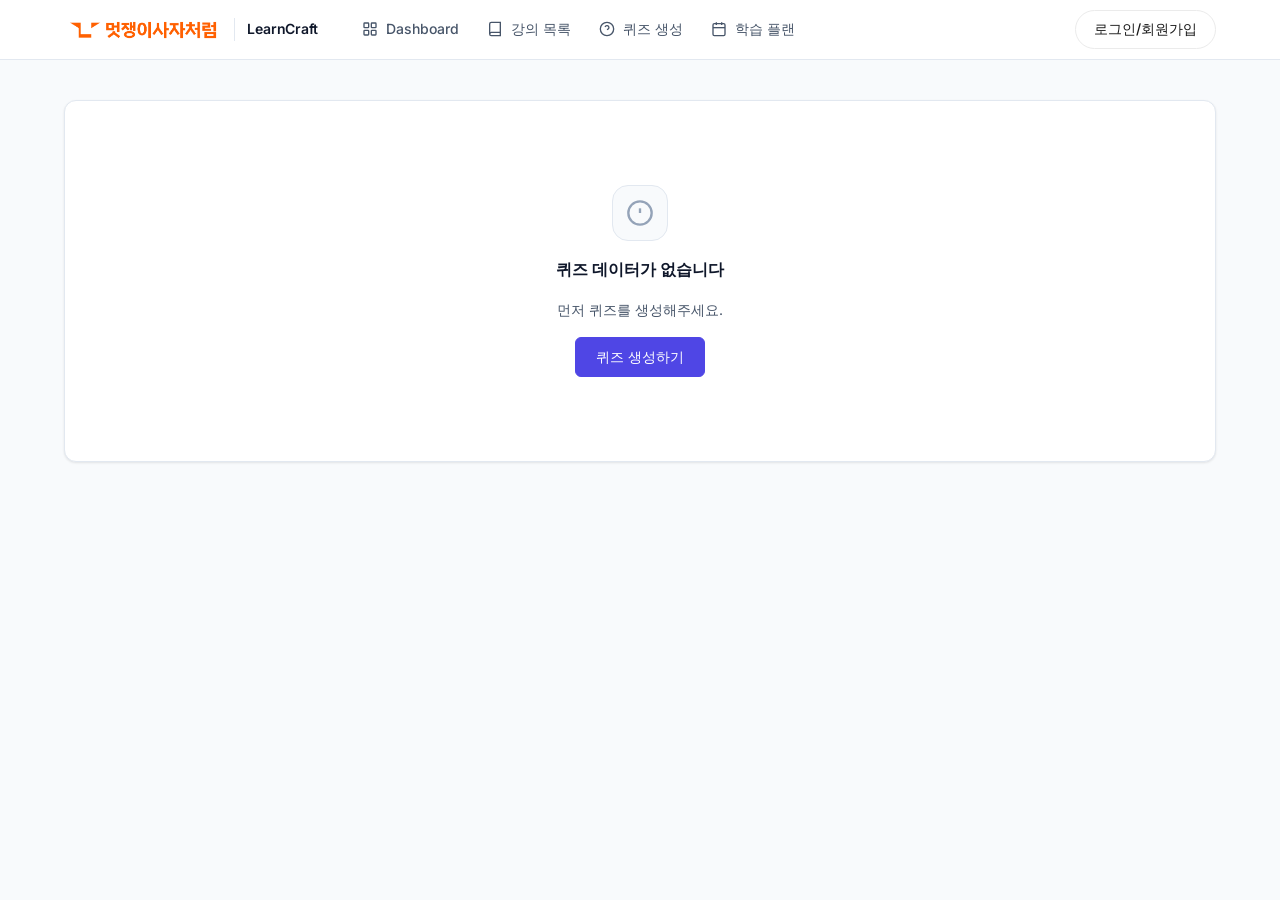
<file: app/quiz-review.html>
<!DOCTYPE html>
<html lang="ko">
<head>
  <meta charset="UTF-8" />
  <meta name="viewport" content="width=device-width, initial-scale=1.0" />
  <title>LearnCraft — 퀴즈 풀기</title>
  <link rel="stylesheet" href="styles/base.css" />
  <link rel="stylesheet" href="styles/layout.css" />
  <link rel="stylesheet" href="styles/components.css" />
  <style>
    .quiz-wrap { max-width: 720px; margin: 0 auto; }

    /* 진행 헤더 */
    .quiz-progress-bar {
      position: sticky; top: 56px; z-index: 10;
      background: var(--color-surface);
      border-bottom: 1px solid var(--color-border);
      padding: var(--space-3) var(--space-4);
    }
    .quiz-progress-top {
      display: flex; align-items: center; justify-content: space-between;
      margin-bottom: var(--space-2);
    }
    .quiz-progress-label { font-size: var(--text-sm); font-weight: 600; color: var(--color-text); }
    .timer-display {
      display: flex; align-items: center; gap: var(--space-2);
      font-size: var(--text-sm); font-weight: 700;
      color: var(--color-primary);
      background: var(--color-primary-light);
      border: 1px solid #C7D2FE;
      border-radius: var(--radius-full);
      padding: 4px 12px;
    }
    .timer-display.warning { color: #B45309; background: #FFFBEB; border-color: #FDE68A; }
    .timer-display.danger  { color: #B91C1C; background: #FEF2F2; border-color: #FECACA; animation: pulse 1s ease-in-out infinite; }
    @keyframes pulse { 0%,100%{opacity:1} 50%{opacity:.6} }
    .progress-track {
      height: 6px; background: var(--color-border);
      border-radius: 999px; overflow: hidden;
    }
    .progress-fill {
      height: 100%; background: var(--color-primary);
      border-radius: 999px; transition: width 0.3s ease;
    }

    /* 문제 dot navigator */
    .question-dots {
      display: flex; flex-wrap: wrap; gap: 6px;
      margin: var(--space-4) 0;
    }
    .q-dot {
      width: 28px; height: 28px; border-radius: 50%;
      border: 2px solid var(--color-border);
      font-size: var(--text-xs); font-weight: 600;
      display: flex; align-items: center; justify-content: center;
      cursor: pointer; transition: all 0.15s;
      color: var(--color-text-muted);
    }
    .q-dot.answered { border-color: var(--color-primary); color: var(--color-primary); background: var(--color-primary-light); }
    .q-dot.current  { background: var(--color-primary); border-color: var(--color-primary); color: #fff; }
    .q-dot.correct  { background: var(--color-success); border-color: var(--color-success); color: #fff; }
    .q-dot.wrong    { background: var(--color-error);   border-color: var(--color-error);   color: #fff; }

    /* 답 선택 */
    .answer-option { cursor: pointer; }
    .answer-option.selected { border-color: var(--color-primary); background: var(--color-primary-light); }
    .answer-option.selected .answer-key { background: var(--color-primary); border-color: var(--color-primary); color: #fff; }

    .short-input {
      width: 100%; padding: var(--space-3) var(--space-4);
      border: 1px solid var(--color-border-strong); border-radius: var(--radius-md);
      font-size: var(--text-sm); outline: none;
      transition: border-color 0.15s, box-shadow 0.15s;
    }
    .short-input:focus { border-color: var(--color-primary); box-shadow: 0 0 0 3px rgba(79,70,229,.12); }

    .code-input {
      width: 100%; padding: var(--space-3) var(--space-4);
      background: #0F172A; border: 1px solid #334155; border-radius: var(--radius-md);
      font-family: 'Courier New', Courier, monospace; font-size: var(--text-sm); color: #E2E8F0;
      outline: none; resize: vertical; min-height: 72px;
      transition: border-color 0.15s;
    }
    .code-input:focus { border-color: var(--color-primary); }

    /* 이전/다음 버튼 */
    .quiz-nav {
      display: flex; align-items: center; justify-content: space-between;
      margin-top: var(--space-6);
      gap: var(--space-3);
    }

    /* 제출 후 점수 패널 */
    #scorePanelWrap { display: none; margin-bottom: var(--space-6); }

    /* 문제 카드 전환 */
    .question-card { display: none; }
    .question-card.active { display: block; }

    /* 경고 배너 */
    #warnBanner {
      display: none;
      background: #FFFBEB; border: 1px solid #FDE68A;
      border-radius: var(--radius-md); padding: var(--space-3) var(--space-4);
      font-size: var(--text-sm); color: #92400E;
      margin-bottom: var(--space-4);
    }
  </style>
</head>
<body>

<nav class="top-nav">
  <div class="top-nav-inner">
    <a href="index.html" class="nav-logo-wrap">
      <img src="../docs/img/RGB_LIKELION_KR.png" alt="Likelion" class="nav-logo" />
      <span class="nav-logo-label">LearnCraft</span>
    </a>
    <div class="nav-links">
      <a href="index.html" class="nav-link">
        <svg viewBox="0 0 24 24" fill="none" stroke="currentColor" stroke-width="2"><rect x="3" y="3" width="7" height="7" rx="1"/><rect x="14" y="3" width="7" height="7" rx="1"/><rect x="3" y="14" width="7" height="7" rx="1"/><rect x="14" y="14" width="7" height="7" rx="1"/></svg>
        <span>Dashboard</span>
      </a>
      <a href="lectures.html" class="nav-link">
        <svg viewBox="0 0 24 24" fill="none" stroke="currentColor" stroke-width="2"><path d="M4 19.5A2.5 2.5 0 0 1 6.5 17H20"/><path d="M6.5 2H20v20H6.5A2.5 2.5 0 0 1 4 19.5v-15A2.5 2.5 0 0 1 6.5 2z"/></svg>
        <span>강의 목록</span>
      </a>
      <a href="quiz-setup.html" class="nav-link">
        <svg viewBox="0 0 24 24" fill="none" stroke="currentColor" stroke-width="2"><circle cx="12" cy="12" r="10"/><path d="M9.09 9a3 3 0 0 1 5.83 1c0 2-3 3-3 3"/><line x1="12" y1="17" x2="12.01" y2="17"/></svg>
        <span>퀴즈 생성</span>
      </a>
      <a href="study-plan.html" class="nav-link">
        <svg viewBox="0 0 24 24" fill="none" stroke="currentColor" stroke-width="2"><rect x="3" y="4" width="18" height="18" rx="2" ry="2"/><line x1="16" y1="2" x2="16" y2="6"/><line x1="8" y1="2" x2="8" y2="6"/><line x1="3" y1="10" x2="21" y2="10"/></svg>
        <span>학습 플랜</span>
      </a>
    </div>
    <div class="nav-actions">
      <a href="login.html" class="nav-btn-auth">로그인/회원가입</a>
    </div>
  </div>
</nav>

<main>
  <div class="container">
    <div class="page-content">

      <!-- No data -->
      <div class="card hidden" id="noDataState">
        <div class="empty-state">
          <div class="empty-state-icon">
            <svg viewBox="0 0 24 24" fill="none" stroke="currentColor" stroke-width="2"><circle cx="12" cy="12" r="10"/><line x1="12" y1="8" x2="12" y2="12"/><line x1="12" y1="16" x2="12.01" y2="16"/></svg>
          </div>
          <h3>퀴즈 데이터가 없습니다</h3>
          <p>먼저 퀴즈를 생성해주세요.</p>
          <a href="quiz-setup.html" class="btn btn-primary">퀴즈 생성하기</a>
        </div>
      </div>

      <!-- Main quiz -->
      <div id="quizContent" class="hidden">

        <!-- Sticky progress bar -->
        <div class="quiz-progress-bar">
          <div class="quiz-progress-top">
            <span class="quiz-progress-label" id="progressLabel">1 / 10</span>
            <div id="timerDisplay" class="timer-display" style="display:none;">
              <svg width="14" height="14" viewBox="0 0 24 24" fill="none" stroke="currentColor" stroke-width="2"><circle cx="12" cy="12" r="10"/><polyline points="12 6 12 12 16 14"/></svg>
              <span id="timerText">00:00</span>
            </div>
          </div>
          <div class="progress-track">
            <div class="progress-fill" id="progressFill" style="width:0%"></div>
          </div>
        </div>

        <div class="quiz-wrap" style="padding-top:var(--space-6);">

          <nav class="breadcrumb" style="margin-bottom:var(--space-4);">
            <a href="index.html">Dashboard</a>
            <span class="breadcrumb-sep">›</span>
            <a href="quiz-setup.html">퀴즈 생성</a>
            <span class="breadcrumb-sep">›</span>
            <span class="breadcrumb-current" id="quizBreadcrumb">퀴즈</span>
          </nav>

          <!-- Score panel (after submit) -->
          <div id="scorePanelWrap">
            <div class="score-bar">
              <div class="score-circle">
                <svg class="score-ring" viewBox="0 0 80 80" width="80" height="80" aria-hidden="true">
                  <circle class="score-ring-bg"
                          cx="40" cy="40" r="32"
                          fill="none" stroke="var(--color-primary-light)" stroke-width="8"/>
                  <circle class="score-ring-fill" id="scoreRingFill"
                          cx="40" cy="40" r="32"
                          fill="none" stroke="var(--color-primary)" stroke-width="8"
                          stroke-linecap="round"
                          stroke-dasharray="201.06"
                          stroke-dashoffset="201.06"
                          transform="rotate(-90 40 40)"/>
                </svg>
                <div class="score-circle-text">
                  <span class="score-percent" id="scorePercent">0%</span>
                  <span class="score-label">정답률</span>
                </div>
              </div>
              <div class="score-stats">
                <div class="score-stat-item">
                  <span class="score-stat-value" id="scoreTotal">0</span>
                  <span class="score-stat-label">총 문항</span>
                </div>
                <div class="score-stat-item">
                  <span class="score-stat-value green" id="scoreCorrect">0</span>
                  <span class="score-stat-label">정답</span>
                </div>
                <div class="score-stat-item">
                  <span class="score-stat-value red" id="scoreWrong">0</span>
                  <span class="score-stat-label">오답</span>
                </div>
              </div>
              <a href="quiz-feedback.html" class="btn btn-primary" style="flex-shrink:0;">
                상세 피드백 보기
              </a>
            </div>
          </div>

          <!-- 문제 dot 네비게이터 -->
          <div class="question-dots" id="questionDots"></div>

          <!-- 경고 배너 -->
          <div id="warnBanner"></div>

          <!-- 문제 카드들 -->
          <div id="questionList"></div>

          <!-- 이전/다음 버튼 -->
          <div class="quiz-nav" id="quizNav">
            <button class="btn btn-secondary" id="prevBtn" onclick="goQuestion(currentIdx - 1)">
              <svg viewBox="0 0 24 24" fill="none" stroke="currentColor" stroke-width="2" width="16" height="16"><line x1="19" y1="12" x2="5" y2="12"/><polyline points="12 19 5 12 12 5"/></svg>
              이전
            </button>
            <a href="quiz-setup.html" class="btn btn-ghost" style="font-size:var(--text-sm);">다시 생성</a>
            <a href="wrong-notes.html" id="wrongNotesBtn" class="btn btn-ghost" style="font-size:var(--text-sm);display:none;">오답 노트</a>
            <button class="btn btn-primary" id="nextBtn" onclick="handleNextOrSubmit()">
              다음
              <svg viewBox="0 0 24 24" fill="none" stroke="currentColor" stroke-width="2" width="16" height="16"><line x1="5" y1="12" x2="19" y2="12"/><polyline points="12 5 19 12 12 19"/></svg>
            </button>
          </div>

        </div>
      </div>

    </div>
  </div>
</main>

<script src="config.js"></script>
<script>
  const TYPE_LABEL = { multiple_choice: '객관식', short_answer: '단답형', code_completion: '코드 완성' };
  const TYPE_BADGE = { multiple_choice: 'badge-muted', short_answer: 'badge-accent', code_completion: 'badge-primary' };
  const DIFF_LABEL = { easy: '쉬움', medium: '중간', hard: '어려움' };

  let quizData = null;
  let evalResults = null;
  let submitted = false;
  let warnShown = false;   // 미답변 경고 배너 1회 표시 여부
  let currentIdx = 0;
  let answers = {};        // { quiz_id: value }
  let timerSec = 0;
  let explanationsReady = false;
  let explanationsPollInterval = null;
  let timerInterval = null;

  // ── 공통 검증 헬퍼 ────────────────────────────────────────
  function isValidAnswer(answer) {
    return answer !== undefined && String(answer).trim().length > 0;
  }

  function extractConcept(question) {
    const code = question.match(/`([^`]{1,20})`/);
    if (code) return code[1];
    const paren = question.match(/[（(]([가-힣a-zA-Z\s]{2,15})[）)]/);
    if (paren) return paren[1].trim();
    return question.replace(/[?？]/g, '').slice(0, 15).trim();
  }

  async function saveWrongNotes() {
    const token = localStorage.getItem('lc_token');
    if (!token) return;

    const notes = (quizData.quizzes || [])
      .filter(q => !(evalResults[q.quiz_id] || {}).correct)
      .map(q => ({
        question: q.question,
        question_type: q.type,
        user_answer: answers[q.quiz_id] || '',
        correct_answer: (evalResults[q.quiz_id] || {}).answer || q.answer || '',
        explanation: q.explanation || '',
        concept_tag: extractConcept(q.question),
        lecture_date: quizData.lecture_date || '',
      }));

    if (!notes.length) return;

    try {
      await fetch(`${API}/api/notes`, {
        method: 'POST',
        headers: { 'Content-Type': 'application/json', 'Authorization': `Bearer ${token}` },
        body: JSON.stringify({ notes }),
      });
    } catch (e) {}
  }

  function init() {
    const raw = localStorage.getItem('lc_quiz');
    if (!raw) { document.getElementById('noDataState').classList.remove('hidden'); return; }

    quizData = JSON.parse(raw);
    document.getElementById('quizContent').classList.remove('hidden');

    const date = quizData.lecture_date || '';
    const diff = DIFF_LABEL[quizData.difficulty] || quizData.difficulty || '';
    document.getElementById('quizBreadcrumb').textContent = `퀴즈 · ${date}`;

    renderAllCards();
    renderDots();
    goQuestion(0);

    // 타이머
    timerSec = quizData.timeLimit || 0;
    if (timerSec > 0) {
      document.getElementById('timerDisplay').style.display = 'flex';
      updateTimerDisplay();
      timerInterval = setInterval(tickTimer, 1000);
    }

    // 해설 폴링 시작 (백그라운드, UI 변화 없음)
    pollForExplanations();
  }

  // ── 타이머 ────────────────────────────────────────────────
  function tickTimer() {
    timerSec--;
    updateTimerDisplay();
    if (timerSec <= 0) {
      clearInterval(timerInterval);
      submitQuiz(true);
    }
  }

  function updateTimerDisplay() {
    const m = Math.floor(Math.abs(timerSec) / 60);
    const s = Math.abs(timerSec) % 60;
    document.getElementById('timerText').textContent =
      String(m).padStart(2,'0') + ':' + String(s).padStart(2,'0');
    const el = document.getElementById('timerDisplay');
    el.className = 'timer-display';
    if (timerSec <= 60)      el.classList.add('danger');
    else if (timerSec <= 180) el.classList.add('warning');
  }

  // ── 렌더링 ────────────────────────────────────────────────
  function renderAllCards() {
    document.getElementById('questionList').innerHTML =
      quizData.quizzes.map((q, i) => buildCard(q, i)).join('');
  }

  function renderDots() {
    document.getElementById('questionDots').innerHTML =
      quizData.quizzes.map((q, i) =>
        `<div class="q-dot" id="dot_${i}" onclick="goQuestion(${i})">${i + 1}</div>`
      ).join('');
  }

  function buildCard(q, i) {
    const typeBadge = `<span class="badge ${TYPE_BADGE[q.type] || 'badge-muted'}">${TYPE_LABEL[q.type] || q.type}</span>`;
    let bodyHtml = '';

    if (q.type === 'multiple_choice') {
      const opts = q.options || {};
      bodyHtml = `<div class="answer-options" id="opts_${q.quiz_id}">` +
        ['A','B','C','D'].map(k => opts[k] ? `
          <div class="answer-option" data-key="${k}" onclick="selectOption('${q.quiz_id}','${k}')">
            <div class="answer-key">${k}</div>
            <div class="answer-text">${escHtml(opts[k])}</div>
          </div>` : '').join('') +
        '</div>';

    } else if (q.type === 'short_answer') {
      bodyHtml = `<input class="short-input" id="ans_${q.quiz_id}" type="text"
        placeholder="답을 입력하세요..."
        oninput="saveTextAnswer('${q.quiz_id}', this.value)" />`;

    } else if (q.type === 'code_completion') {
      bodyHtml = `
        <div class="code-block" style="margin-bottom:var(--space-3);">
          <div class="code-lang">${escHtml(q.language || 'Python')}</div>
          <pre style="white-space:pre-wrap;">${escHtml(q.code_template || '')}</pre>
        </div>
        <textarea class="code-input" id="ans_${q.quiz_id}"
          placeholder="빈칸(___)에 들어갈 코드를 입력하세요..."
          oninput="saveTextAnswer('${q.quiz_id}', this.value)"></textarea>`;
    }

    const explanationHtml = `
      <div style="margin-top:var(--space-3);" id="expWrap_${q.quiz_id}" class="hidden">
        <button class="explanation-toggle" id="expBtn_${q.quiz_id}" onclick="toggleExp('${q.quiz_id}')">
          해설 보기
          <svg viewBox="0 0 24 24" fill="none" stroke="currentColor" stroke-width="2"><polyline points="6 9 12 15 18 9"/></svg>
        </button>
        <div class="explanation-block" id="exp_${q.quiz_id}"></div>
      </div>`;

    return `
      <div class="question-card" id="card_${i}">
        <div class="card" style="padding:var(--space-6);">
          <div class="question-card-header">
            <span class="question-number">${i + 1}</span>
            <div style="flex:1;">
              <div style="display:flex;align-items:center;gap:8px;margin-bottom:6px;">
                ${typeBadge}
                <span class="result-badge hidden" id="badge_${q.quiz_id}"></span>
              </div>
              <div class="question-text">${escHtml(q.question)}</div>
            </div>
          </div>
          <div class="question-card-body">
            ${bodyHtml}
            ${explanationHtml}
          </div>
        </div>
      </div>`;
  }

  // ── 네비게이션 ────────────────────────────────────────────
  function goQuestion(idx) {
    if (idx < 0 || idx >= quizData.quizzes.length) return;

    // 현재 카드 숨기기
    document.getElementById(`card_${currentIdx}`)?.classList.remove('active');
    document.getElementById(`dot_${currentIdx}`)?.classList.remove('current');

    currentIdx = idx;

    // 새 카드 표시
    document.getElementById(`card_${currentIdx}`).classList.add('active');
    const dot = document.getElementById(`dot_${currentIdx}`);
    dot.classList.add('current');
    dot.classList.remove('answered');

    // 이전 버튼
    document.getElementById('prevBtn').disabled = (currentIdx === 0);

    // 다음/제출 버튼
    const nextBtn = document.getElementById('nextBtn');
    const isLast = currentIdx === quizData.quizzes.length - 1;
    if (submitted) {
      nextBtn.disabled = false;
      nextBtn.onclick = handleNextOrSubmit;
      nextBtn.innerHTML = isLast
        ? '완료'
        : '다음 <svg viewBox="0 0 24 24" fill="none" stroke="currentColor" stroke-width="2" width="16" height="16"><line x1="5" y1="12" x2="19" y2="12"/><polyline points="12 5 19 12 12 19"/></svg>';
    } else {
      nextBtn.innerHTML = isLast
        ? '<svg viewBox="0 0 24 24" fill="none" stroke="currentColor" stroke-width="2" width="16" height="16"><polyline points="9 11 12 14 22 4"/><path d="M21 12v7a2 2 0 0 1-2 2H5a2 2 0 0 1-2-2V5a2 2 0 0 1 2-2h11"/></svg> 답안 제출'
        : '다음 <svg viewBox="0 0 24 24" fill="none" stroke="currentColor" stroke-width="2" width="16" height="16"><line x1="5" y1="12" x2="19" y2="12"/><polyline points="12 5 19 12 12 19"/></svg>';
      // 현재 문제 미답변 시 버튼 비활성화
      nextBtn.disabled = !isAnswered(quizData.quizzes[currentIdx]);
    }

    // 경고 배너 및 warnShown 초기화
    warnShown = false;

    // 진행 바
    const pct = Math.round((currentIdx + 1) / quizData.quizzes.length * 100);
    document.getElementById('progressFill').style.width = pct + '%';
    document.getElementById('progressLabel').textContent = `${currentIdx + 1} / ${quizData.quizzes.length}`;

    // 저장된 답 복원 (텍스트)
    const q = quizData.quizzes[currentIdx];
    if (q.type !== 'multiple_choice' && answers[q.quiz_id] !== undefined) {
      const el = document.getElementById(`ans_${q.quiz_id}`);
      if (el) el.value = answers[q.quiz_id];
    }

    document.getElementById('warnBanner').style.display = 'none';
  }

  function handleNextOrSubmit() {
    if (submitted) {
      if (currentIdx < quizData.quizzes.length - 1) {
        goQuestion(currentIdx + 1);
      } else {
        window.location.href = 'quiz-feedback.html';
      }
      return;
    }
    const isLast = currentIdx === quizData.quizzes.length - 1;
    if (isLast) {
      const unanswered = quizData.quizzes.filter(q => !isAnswered(q)).length;
      if (unanswered > 0 && !warnShown) {
        // 첫 클릭: 경고만 표시
        const warn = document.getElementById('warnBanner');
        warn.style.display = 'block';
        warn.textContent = `아직 ${unanswered}문항에 답하지 않았습니다. 제출하면 빈 답안으로 처리됩니다. 다시 제출 버튼을 누르면 제출됩니다.`;
        warnShown = true;
        return;
      }
      // 두 번째 클릭 (warnShown=true) 또는 모두 답변 완료: 제출
      submitQuiz(false);
    } else {
      goQuestion(currentIdx + 1);
    }
  }

  function isAnswered(q) {
    if (q.type === 'multiple_choice') return answers[q.quiz_id] !== undefined;
    return isValidAnswer(answers[q.quiz_id]);
  }

  function updateNextBtn() {
    if (submitted) return;
    const q = quizData.quizzes[currentIdx];
    document.getElementById('nextBtn').disabled = !isAnswered(q);
  }

  // ── 답 저장 ───────────────────────────────────────────────
  function selectOption(qid, key) {
    if (submitted) return;
    answers[qid] = key;
    document.querySelectorAll(`#opts_${qid} .answer-option`).forEach(el => {
      const sel = el.dataset.key === key;
      el.classList.toggle('selected', sel);
      el.querySelector('.answer-key').style.background = sel ? 'var(--color-primary)' : '';
      el.querySelector('.answer-key').style.borderColor = sel ? 'var(--color-primary)' : '';
      el.querySelector('.answer-key').style.color = sel ? '#fff' : '';
    });
    updateDot(currentIdx, true);
    updateNextBtn();
  }

  function saveTextAnswer(qid, val) {
    answers[qid] = val;
    updateDot(currentIdx, val.trim().length > 0);
    updateNextBtn();
  }

  function updateDot(idx, answered) {
    if (submitted) return;
    const dot = document.getElementById(`dot_${idx}`);
    if (!dot) return;
    dot.classList.toggle('answered', answered && idx !== currentIdx);
  }

  // ── 제출 ──────────────────────────────────────────────────
  async function submitQuiz(fromTimer) {
    if (submitted) return;
    clearInterval(timerInterval);
    freezeAllInputs();

    if (fromTimer) {
      const warn = document.getElementById('warnBanner');
      warn.style.display = 'block';
      warn.textContent = '제한 시간이 종료되어 자동 제출되었습니다.';
    }

    // 텍스트 답 최종 수집
    quizData.quizzes.forEach(q => {
      if (q.type !== 'multiple_choice') {
        const el = document.getElementById(`ans_${q.quiz_id}`);
        if (el) answers[q.quiz_id] = el.value.trim();
      }
    });

    const nextBtn = document.getElementById('nextBtn');
    nextBtn.disabled = true;
    nextBtn.textContent = '채점 중...';

    try {
      const res = await fetch(`${API}/api/quiz/evaluate`, {
        method: 'POST',
        headers: { 'Content-Type': 'application/json' },
        body: JSON.stringify({ quizzes: quizData.quizzes, answers }),
      });
      if (!res.ok) throw new Error(`HTTP ${res.status}`);
      evalResults = await res.json();
    } catch {
      evalResults = {};
      quizData.quizzes.forEach(q => {
        if (q.type === 'multiple_choice') {
          evalResults[q.quiz_id] = { correct: answers[q.quiz_id] === q.answer, answer: q.answer };
        } else {
          evalResults[q.quiz_id] = { correct: false, answer: q.answer };
        }
      });
    }

    submitted = true;
    document.getElementById('wrongNotesBtn').style.display = '';
    const evalPayload = JSON.stringify({ quizData, evalResults, answers });
    localStorage.setItem('lc_eval', evalPayload);
    if (quizData.quiz_set_id) {
      localStorage.setItem(`lc_eval_${quizData.quiz_set_id}`, evalPayload);
    }

    // 오답 노트 자동 저장
    const quizResultsForNote = quizData.quizzes.map(q => ({
      question: q.question,
      type: q.type || 'multiple_choice',
      options: q.options || {},
      answer: (evalResults[q.quiz_id] || {}).answer || q.answer,
      user_answer: answers[q.quiz_id] || '',
      is_correct: (evalResults[q.quiz_id] || {}).correct || false,
      explanation: q.explanation || '',
    }));
    const lectureDates = quizData.lecture_date ? [quizData.lecture_date] : (quizData.dates || []);
    const wrongCount = quizResultsForNote.filter(r => !r.is_correct).length;
    if (wrongCount > 0) {
      fetch(`${API}/api/wrong-note/save`, {
        method: 'POST',
        headers: { 'Content-Type': 'application/json' },
        body: JSON.stringify({ quiz_results: quizResultsForNote, lecture_dates: lectureDates }),
      }).then(res => {
        if (res.ok) {
          showToast(`오답 ${wrongCount}개가 오답 노트에 저장됐습니다.`);
        } else {
          res.text().then(t => console.error('오답 노트 저장 실패:', res.status, t));
        }
      }).catch(err => console.error('오답 노트 저장 오류:', err));
    }

    applyResults();
    showScorePanel();
    saveWrongNotes();

    // dot & nav 업데이트
    goQuestion(0);
    nextBtn.disabled = false;
  }

  function applyResults() {
    quizData.quizzes.forEach((q, i) => {
      const result = evalResults[q.quiz_id] || {};
      const correct = result.correct;
      const correctAnswer = result.answer;

      // dot 업데이트
      const dot = document.getElementById(`dot_${i}`);
      dot.classList.remove('answered', 'current');
      dot.classList.add(correct ? 'correct' : 'wrong');

      // badge
      const badge = document.getElementById(`badge_${q.quiz_id}`);
      badge.classList.remove('hidden');
      badge.className = `badge ${correct ? 'badge-success' : 'badge-error'}`;
      badge.textContent = correct ? '정답' : '오답';

      if (q.type === 'multiple_choice') {
        const userKey = answers[q.quiz_id] || '';
        document.querySelectorAll(`#opts_${q.quiz_id} .answer-option`).forEach(el => {
          el.onclick = null;
          el.classList.remove('selected');
          if (el.dataset.key === String(correctAnswer)) el.classList.add('correct');
          else if (el.dataset.key === userKey && !correct) el.classList.add('wrong');
        });
      } else {
        const el = document.getElementById(`ans_${q.quiz_id}`);
        if (el) {
          el.disabled = true;
          el.style.borderColor = correct ? 'var(--color-success)' : 'var(--color-error)';
        }
      }

      // 해설
      document.getElementById(`expWrap_${q.quiz_id}`).classList.remove('hidden');
      if (explanationsReady) {
        document.getElementById(`exp_${q.quiz_id}`).innerHTML =
          `<strong>정답: ${escHtml(String(correctAnswer))}</strong><br/><br/>${escHtml(q.explanation || '')}`;
      } else {
        document.getElementById(`exp_${q.quiz_id}`).innerHTML =
          `<strong>정답: ${escHtml(String(correctAnswer))}</strong><br/><br/><span style="color:var(--color-text-muted);">⏳ 해설을 생성하는 중입니다. 잠시 후 자동으로 표시됩니다.</span>`;
      }
    });
  }

  // ── 해설 폴링 ─────────────────────────────────────────────
  function pollForExplanations() {
    const quizSetId = quizData && quizData.quiz_set_id;
    if (!quizSetId) { explanationsReady = true; return; }
    // 이미 해설이 있으면 폴링 불필요
    if (quizData.quizzes.every(q => q.explanation && q.explanation.trim())) {
      explanationsReady = true;
      return;
    }
    explanationsPollInterval = setInterval(async () => {
      try {
        const res = await fetch(`${API}/api/quiz/status/${quizSetId}`);
        if (!res.ok) return;
        const data = await res.json();
        if (data.explanations_status === 'complete') {
          clearInterval(explanationsPollInterval);
          explanationsPollInterval = null;
          // 해설 인메모리 업데이트
          if (data.explanations) {
            quizData.quizzes.forEach(q => {
              if (data.explanations[q.quiz_id] !== undefined) {
                q.explanation = data.explanations[q.quiz_id];
              }
            });
            localStorage.setItem('lc_quiz', JSON.stringify(quizData));
          }
          explanationsReady = true;
          // 이미 제출된 상태면 즉시 해설 반영
          if (submitted) revealExplanations();
        }
      } catch (_) { /* silent */ }
    }, 4000);
  }

  function revealExplanations() {
    quizData.quizzes.forEach(q => {
      const correctAnswer = (evalResults && evalResults[q.quiz_id])
        ? evalResults[q.quiz_id].answer
        : q.answer;
      const expBlock = document.getElementById(`exp_${q.quiz_id}`);
      if (expBlock) {
        expBlock.innerHTML =
          `<strong>정답: ${escHtml(String(correctAnswer))}</strong><br/><br/>${escHtml(q.explanation || '')}`;
      }
    });
    // lc_eval localStorage 동기화 (결과 페이지용)
    const stored = JSON.parse(localStorage.getItem('lc_eval') || '{}');
    if (stored.quizData) {
      stored.quizData.quizzes = quizData.quizzes;
      localStorage.setItem('lc_eval', JSON.stringify(stored));
    }
    showToast('✅ 해설이 준비되었습니다');
  }

  function showToast(message) {
    const toast = document.createElement('div');
    toast.textContent = message;
    toast.style.cssText = [
      'position:fixed', 'bottom:24px', 'left:50%', 'transform:translateX(-50%)',
      'background:var(--color-success)', 'color:#fff',
      'padding:10px 20px', 'border-radius:var(--radius-full)',
      'font-size:var(--text-sm)', 'font-weight:600',
      'z-index:9999', 'transition:opacity 0.4s',
    ].join(';');
    document.body.appendChild(toast);
    setTimeout(() => { toast.style.opacity = '0'; }, 1800);
    setTimeout(() => { toast.remove(); }, 2200);
  }

  window.addEventListener('beforeunload', () => {
    if (explanationsPollInterval) clearInterval(explanationsPollInterval);
  });

  function freezeAllInputs() {
    document.querySelectorAll('.answer-option').forEach(el => {
      el.onclick = null;
      el.style.pointerEvents = 'none';
      el.style.opacity = '0.6';
    });
    document.querySelectorAll('input[id^="ans_"], textarea[id^="ans_"]').forEach(el => {
      el.disabled = true;
    });
  }

  function showScorePanel() {
    const total = quizData.quizzes.length;
    const correctCount = Object.values(evalResults).filter(r => r.correct).length;
    const pct = total ? Math.round(correctCount / total * 100) : 0;
    document.getElementById('scorePercent').textContent = pct + '%';
    document.getElementById('scoreTotal').textContent = total;
    document.getElementById('scoreCorrect').textContent = correctCount;
    document.getElementById('scoreWrong').textContent = total - correctCount;
    const wrap = document.getElementById('scorePanelWrap');
    wrap.style.display = 'block';
    wrap.scrollIntoView({ behavior: 'smooth' });
    const CIRCUMFERENCE = 201.06;
    requestAnimationFrame(() => {
      document.getElementById('scoreRingFill').style.strokeDashoffset =
        CIRCUMFERENCE * (1 - pct / 100);
    });

    // 퀴즈 기록 localStorage에 저장
    if (quizData.quiz_set_id) {
      const entry = {
        quiz_set_id: quizData.quiz_set_id,
        lecture_date: quizData.lecture_date || null,
        difficulty: quizData.difficulty || 'medium',
        total,
        correct: correctCount,
        pct,
        submitted_at: new Date().toISOString(),
      };
      const hist = JSON.parse(localStorage.getItem('lc_quiz_results') || '[]');
      const idx = hist.findIndex(h => h.quiz_set_id === entry.quiz_set_id);
      if (idx >= 0) hist[idx] = entry; else hist.unshift(entry);
      localStorage.setItem('lc_quiz_results', JSON.stringify(hist.slice(0, 20)));
      saveQuizRecord(entry);
    }
  }

  async function saveQuizRecord(entry) {
    const token = localStorage.getItem('lc_token');
    if (!token) return;
    try {
      const res = await fetch(`${API}/api/quiz/records`, {
        method: 'POST',
        headers: { 'Content-Type': 'application/json', 'Authorization': `Bearer ${token}` },
        body: JSON.stringify({
          quiz_set_id: entry.quiz_set_id,
          lecture_date: entry.lecture_date,
          difficulty: entry.difficulty,
          total_questions: entry.total,
          correct_count: entry.correct,
          score_pct: entry.pct,
          submitted_at: entry.submitted_at,
        }),
      });
      if (!res.ok) {
        const body = await res.json().catch(() => ({}));
        console.error('[saveQuizRecord] HTTP', res.status, body);
      }
    } catch (err) {
      console.error('[saveQuizRecord] Network error', err);
    }
  }

  function toggleExp(qid) {
    const btn = document.getElementById(`expBtn_${qid}`);
    const block = document.getElementById(`exp_${qid}`);
    btn.classList.toggle('open');
    block.classList.toggle('open');
    btn.childNodes[0].textContent = block.classList.contains('open') ? '해설 닫기 ' : '해설 보기 ';
  }

  function escHtml(s) {
    return String(s).replace(/&/g,'&amp;').replace(/</g,'&lt;').replace(/>/g,'&gt;');
  }

  function showToast(msg) {
    let toast = document.getElementById('toastMsg');
    if (!toast) {
      toast = document.createElement('div');
      toast.id = 'toastMsg';
      toast.style.cssText = 'position:fixed;bottom:24px;left:50%;transform:translateX(-50%);background:#1a1a2e;color:#fff;padding:12px 20px;border-radius:8px;font-size:14px;z-index:9999;box-shadow:0 4px 12px rgba(0,0,0,0.3);opacity:0;transition:opacity 0.3s;';
      document.body.appendChild(toast);
    }
    toast.textContent = msg;
    toast.style.opacity = '1';
    clearTimeout(toast._timer);
    toast._timer = setTimeout(() => { toast.style.opacity = '0'; }, 3000);
  }

  init();

  function checkAuth() {
    const token = localStorage.getItem("lc_token");
    if (!token) return;
    fetch("/api/auth/me", { headers: { "Authorization": `Bearer ${token}` } })
      .then(r => {
        if (!r.ok) { localStorage.removeItem("lc_token"); localStorage.removeItem("lc_user"); return; }
        return r.json();
      })
      .then(user => {
        if (!user) return;
        const btn = document.querySelector(".nav-btn-auth");
        if (btn) btn.outerHTML = `<button class="nav-btn-auth" onclick="logout()" style="cursor:pointer;background:none;border:1px solid #ddd;border-radius:6px;padding:6px 14px;font-size:0.85rem;">로그아웃</button>`;
      });
  }
  function logout() {
    localStorage.removeItem("lc_token");
    localStorage.removeItem("lc_user");
    location.href = "login.html";
  }
  checkAuth();

</script>

</body>
</html>
</file>
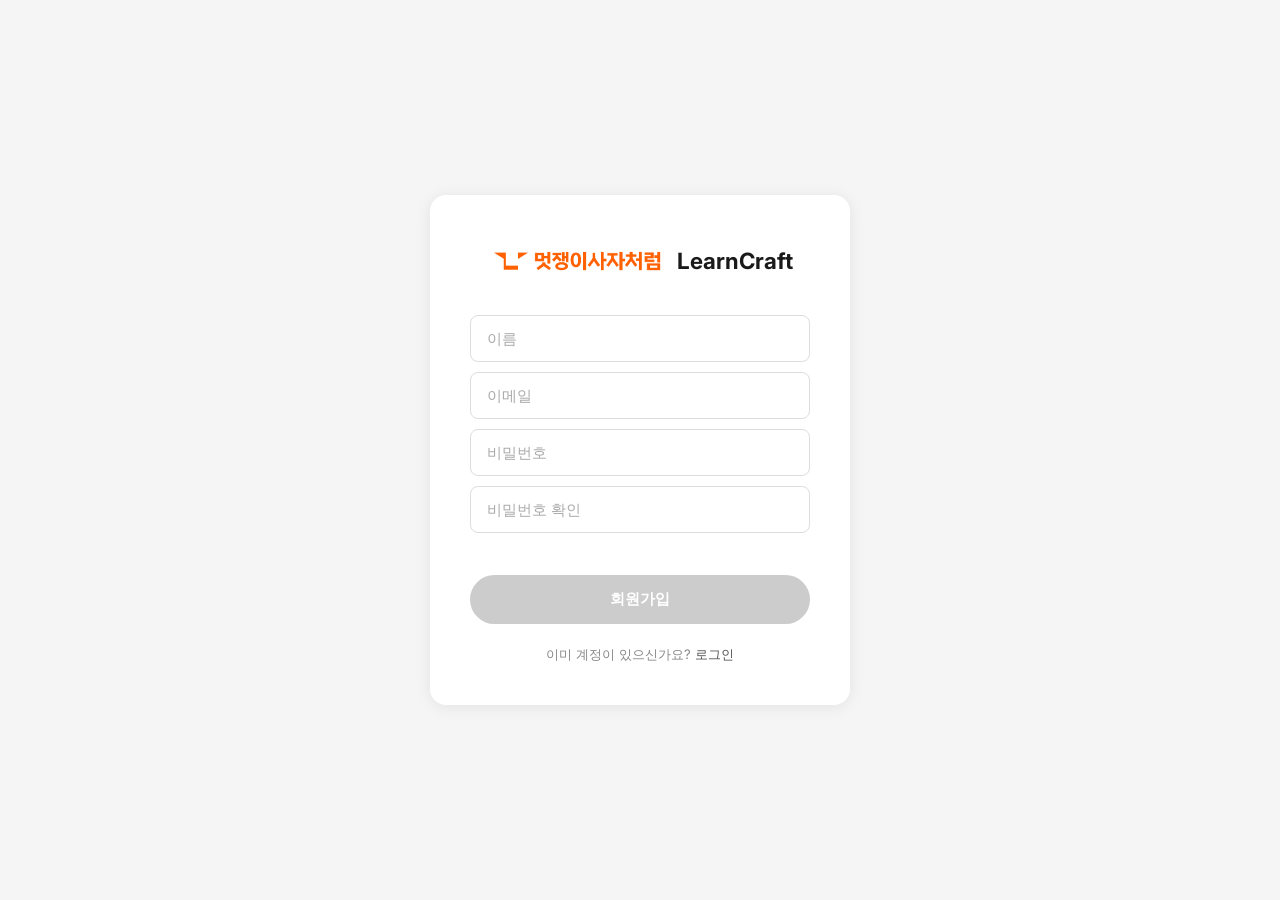
<file: app/register.html>
<!DOCTYPE html>
<html lang="ko">
<head>
  <meta charset="UTF-8" />
  <meta name="viewport" content="width=device-width, initial-scale=1.0" />
  <title>회원가입 — LearnCraft</title>
  <link rel="stylesheet" href="styles/base.css" />
  <style>
    body {
      min-height: 100vh;
      background: #f5f5f5;
      display: flex;
      align-items: center;
      justify-content: center;
      padding: 24px;
    }

    .auth-card {
      background: #fff;
      border-radius: 16px;
      padding: 48px 40px 40px;
      width: 100%;
      max-width: 420px;
      box-shadow: 0 2px 16px rgba(0,0,0,0.08);
    }

    .auth-logo {
      display: flex;
      align-items: center;
      justify-content: center;
      gap: 10px;
      margin-bottom: 36px;
      text-decoration: none;
    }

    .auth-logo img {
      height: 32px;
      width: auto;
    }

    .auth-logo-text {
      font-size: 1.4rem;
      font-weight: 700;
      color: #1a1a1a;
    }

    .auth-input {
      width: 100%;
      padding: 13px 16px;
      border: 1px solid #ddd;
      border-radius: 8px;
      font-size: 0.95rem;
      color: #1a1a1a;
      background: #fff;
      box-sizing: border-box;
      transition: border-color 0.15s;
      outline: none;
      margin-bottom: 10px;
      font-family: inherit;
    }

    .auth-input::placeholder {
      color: #aaa;
    }

    .auth-input:focus {
      border-color: #1a1a1a;
    }

    .register-btn {
      width: 100%;
      padding: 14px;
      border-radius: 9999px;
      font-size: 0.95rem;
      font-weight: 600;
      border: none;
      cursor: pointer;
      background: #ccc;
      color: #fff;
      margin-top: 4px;
      transition: background 0.15s;
      font-family: inherit;
    }

    .register-btn.active {
      background: #1a1a1a;
    }

    .register-btn.active:hover {
      opacity: 0.85;
    }

    .auth-footer {
      text-align: center;
      margin-top: 20px;
      font-size: 0.82rem;
      color: #888;
    }

    .auth-footer a {
      color: #555;
      text-decoration: none;
      font-weight: 500;
    }

    .auth-footer a:hover {
      text-decoration: underline;
    }
  </style>
</head>
<body>

<div class="auth-card">
  <a href="index.html" class="auth-logo">
    <img src="../docs/img/RGB_LIKELION_KR.png" alt="LearnCraft" />
    <span class="auth-logo-text">LearnCraft</span>
  </a>

  <input id="name" class="auth-input" type="text" placeholder="이름" autocomplete="name" />
  <input id="email" class="auth-input" type="email" placeholder="이메일" autocomplete="email" />
  <input id="password" class="auth-input" type="password" placeholder="비밀번호" autocomplete="new-password" />
  <input id="passwordConfirm" class="auth-input" type="password" placeholder="비밀번호 확인" autocomplete="new-password" />

  <div id="errorMsg" style="color:#e53e3e;font-size:0.85rem;margin-bottom:8px;min-height:20px;text-align:center;"></div>
  <button id="registerBtn" class="register-btn" disabled>회원가입</button>

  <div class="auth-footer">
    이미 계정이 있으신가요? <a href="login.html">로그인</a>
  </div>
</div>

<script>
  const nameEl = document.getElementById('name');
  const email = document.getElementById('email');
  const password = document.getElementById('password');
  const passwordConfirm = document.getElementById('passwordConfirm');
  const btn = document.getElementById('registerBtn');
  const errorMsg = document.getElementById('errorMsg');

  function checkForm() {
    if (nameEl.value.trim() && email.value.trim() && password.value.trim() && passwordConfirm.value.trim()) {
      btn.classList.add('active');
      btn.disabled = false;
    } else {
      btn.classList.remove('active');
      btn.disabled = true;
    }
  }

  [nameEl, email, password, passwordConfirm].forEach(el => el.addEventListener('input', checkForm));

  btn.addEventListener('click', async () => {
    errorMsg.textContent = '';
    if (password.value !== passwordConfirm.value) {
      errorMsg.textContent = '비밀번호가 일치하지 않습니다.';
      return;
    }
    btn.disabled = true;
    try {
      const res = await fetch('/api/auth/register', {
        method: 'POST',
        headers: { 'Content-Type': 'application/json' },
        body: JSON.stringify({ name: nameEl.value.trim(), email: email.value.trim(), password: password.value.trim() }),
      });
      const data = await res.json();
      if (!res.ok) throw new Error(data.detail || '회원가입에 실패했습니다.');
      window.location.href = 'login.html';
    } catch (err) {
      errorMsg.textContent = err.message;
      btn.disabled = false;
    }
  });
</script>

</body>
</html>
</file>
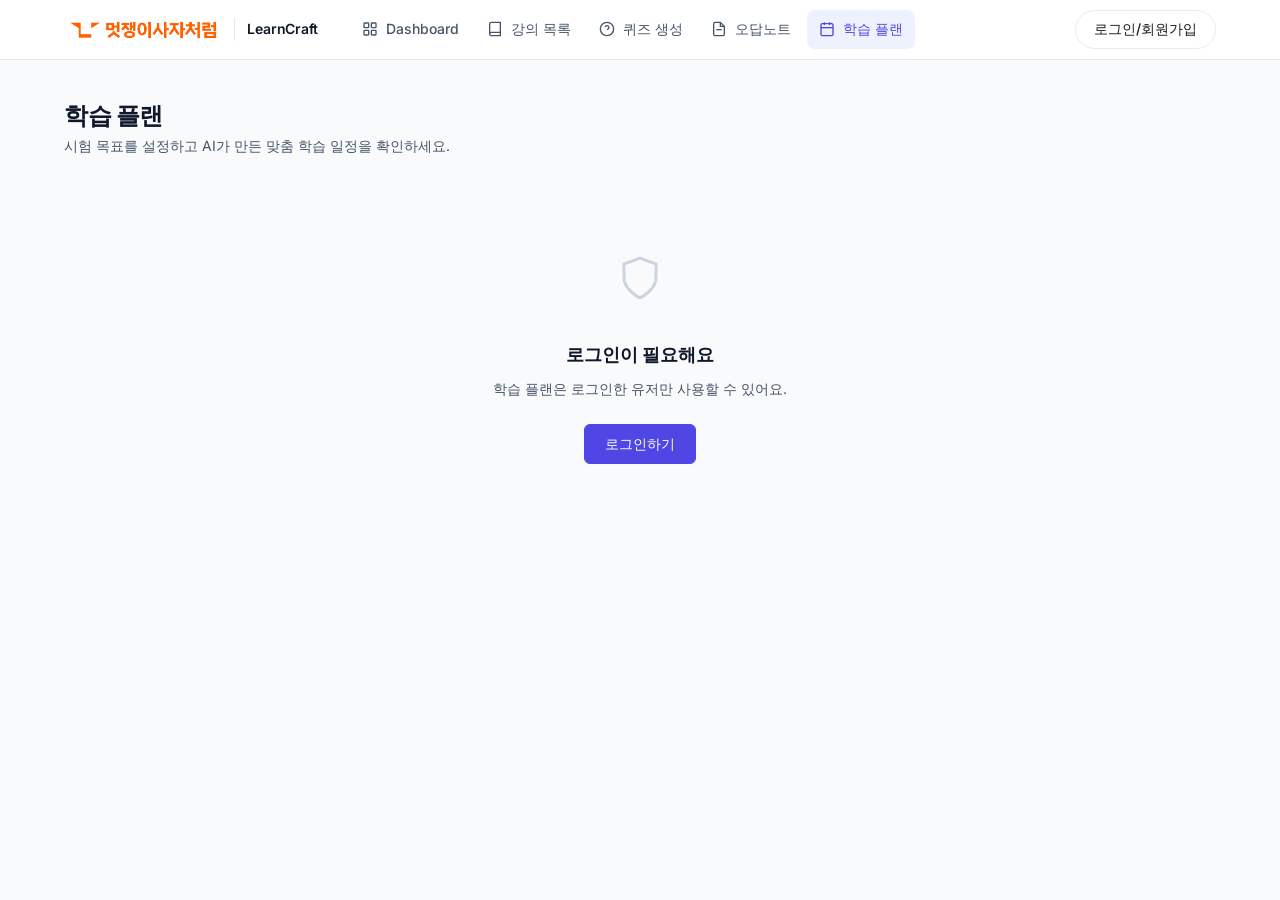
<file: app/study-plan.html>
<!DOCTYPE html>
<html lang="ko">
<head>
  <meta charset="UTF-8" />
  <meta name="viewport" content="width=device-width, initial-scale=1.0" />
  <title>LearnCraft — 학습 플랜</title>
  <link rel="stylesheet" href="styles/base.css" />
  <link rel="stylesheet" href="styles/layout.css" />
  <link rel="stylesheet" href="styles/components.css" />
  <style>
    /* ── 학습 목표 생성 폼 ── */
    .goal-form-wrap {
      background: var(--color-surface);
      border: 1px solid var(--color-border);
      border-radius: var(--radius-xl);
      padding: var(--space-6);
      margin-bottom: var(--space-6);
    }

    .form-row {
      display: grid;
      grid-template-columns: 1fr 1fr;
      gap: var(--space-4);
      margin-bottom: var(--space-4);
    }

    @media (max-width: 640px) {
      .form-row { grid-template-columns: 1fr; }
    }

    .form-field label {
      display: block;
      font-size: var(--text-xs);
      font-weight: 600;
      color: var(--color-text-secondary);
      margin-bottom: var(--space-1);
      text-transform: uppercase;
      letter-spacing: 0.04em;
    }

    .form-field input[type="text"],
    .form-field input[type="date"] {
      width: 100%;
      padding: 8px 12px;
      border: 1px solid var(--color-border-strong);
      border-radius: var(--radius-md);
      font-size: var(--text-sm);
      color: var(--color-text-primary);
      background: var(--color-bg);
      outline: none;
      transition: border-color 0.15s, box-shadow 0.15s;
      box-sizing: border-box;
    }

    .form-field input:focus {
      border-color: var(--color-primary);
      box-shadow: 0 0 0 3px rgba(79,70,229,.12);
    }

    /* 강의 날짜 체크박스 그리드 */
    .lecture-check-grid {
      display: grid;
      grid-template-columns: repeat(auto-fill, minmax(160px, 1fr));
      gap: var(--space-2);
      margin-top: var(--space-2);
      max-height: 220px;
      overflow-y: auto;
      padding: var(--space-3);
      background: var(--color-bg);
      border: 1px solid var(--color-border);
      border-radius: var(--radius-md);
    }

    .lecture-check-item {
      display: flex;
      align-items: flex-start;
      gap: var(--space-2);
      padding: var(--space-2) var(--space-2);
      border-radius: var(--radius-sm);
      cursor: pointer;
      transition: background 0.12s;
    }

    .lecture-check-item:hover { background: var(--color-surface); }

    .lecture-check-item input[type="checkbox"] {
      margin-top: 2px;
      accent-color: var(--color-primary);
      flex-shrink: 0;
    }

    .lecture-check-label {
      font-size: var(--text-xs);
      line-height: 1.4;
    }

    .lecture-check-label .lc-date { font-weight: 600; color: var(--color-text-primary); }
    .lecture-check-label .lc-subject { color: var(--color-text-secondary); }

    /* ── D-day 배너 ── */
    .dday-banner {
      display: flex;
      align-items: center;
      gap: var(--space-4);
      background: linear-gradient(135deg, var(--color-primary), #7c3aed);
      color: #fff;
      border-radius: var(--radius-xl);
      padding: var(--space-5) var(--space-6);
      margin-bottom: var(--space-6);
    }

    .dday-number {
      font-size: 3rem;
      font-weight: 800;
      line-height: 1;
    }

    .dday-label { font-size: var(--text-sm); opacity: 0.85; margin-top: 4px; }

    .dday-info { flex: 1; }
    .dday-exam-name { font-size: var(--text-lg); font-weight: 700; }
    .dday-exam-date { font-size: var(--text-sm); opacity: 0.8; margin-top: 2px; }

    /* ── 취약 개념 태그 ── */
    .weak-tag-list {
      display: flex;
      flex-wrap: wrap;
      gap: var(--space-2);
      margin-top: var(--space-3);
    }

    .weak-tag {
      padding: 4px 12px;
      border-radius: 9999px;
      background: #FEF3C7;
      color: #92400E;
      font-size: var(--text-xs);
      font-weight: 600;
    }

    /* ── 일별 플랜 타임라인 ── */
    .timeline { position: relative; padding-left: var(--space-8); margin-top: var(--space-4); }

    .timeline::before {
      content: '';
      position: absolute;
      left: 14px;
      top: 0; bottom: 0;
      width: 2px;
      background: var(--color-border);
    }

    .timeline-item {
      position: relative;
      margin-bottom: var(--space-4);
    }

    .timeline-dot {
      position: absolute;
      left: calc(-1 * var(--space-8) + 8px);
      top: 6px;
      width: 14px;
      height: 14px;
      border-radius: 50%;
      background: var(--color-primary);
      border: 2px solid var(--color-bg);
      box-shadow: 0 0 0 2px var(--color-primary);
    }

    .timeline-dot.today { background: #F59E0B; box-shadow: 0 0 0 2px #F59E0B; }

    .timeline-card {
      background: var(--color-surface);
      border: 1px solid var(--color-border);
      border-radius: var(--radius-lg);
      padding: var(--space-4) var(--space-5);
    }

    .timeline-card-header {
      display: flex;
      align-items: center;
      justify-content: space-between;
      margin-bottom: var(--space-2);
    }

    .timeline-day { font-weight: 700; font-size: var(--text-sm); color: var(--color-primary); }
    .timeline-date { font-size: var(--text-xs); color: var(--color-text-secondary); }

    .timeline-lectures {
      display: flex;
      flex-wrap: wrap;
      gap: var(--space-1);
      margin-bottom: var(--space-2);
    }

    .timeline-tip {
      font-size: var(--text-xs);
      color: var(--color-text-secondary);
      background: var(--color-bg);
      border-radius: var(--radius-sm);
      padding: var(--space-2) var(--space-3);
      line-height: 1.5;
    }

    .focus-concept-list {
      display: flex;
      flex-wrap: wrap;
      gap: var(--space-1);
      margin-bottom: var(--space-2);
    }

    .focus-concept-tag {
      padding: 2px 10px;
      border-radius: 9999px;
      background: #EDE9FE;
      color: #5B21B6;
      font-size: 0.7rem;
      font-weight: 600;
    }

    .timeline-card-footer {
      margin-top: var(--space-3);
      display: flex;
      justify-content: flex-end;
    }

    /* ── 목표 카드 목록 ── */
    .goal-card {
      background: var(--color-surface);
      border: 1px solid var(--color-border);
      border-radius: var(--radius-xl);
      padding: var(--space-4) var(--space-5);
      display: flex;
      align-items: center;
      gap: var(--space-4);
      margin-bottom: var(--space-3);
      cursor: pointer;
      transition: box-shadow 0.15s, border-color 0.15s;
    }

    .goal-card:hover { border-color: var(--color-primary); box-shadow: var(--shadow-sm); }
    .goal-card.selected { border-color: var(--color-primary); background: #EEF2FF; }

    .goal-card-name { font-weight: 600; font-size: var(--text-sm); color: var(--color-text-primary); }
    .goal-card-meta { font-size: var(--text-xs); color: var(--color-text-secondary); margin-top: 2px; }

    .goal-card-actions { margin-left: auto; display: flex; gap: var(--space-2); }

    /* 로그인 안내 */
    .login-prompt {
      text-align: center;
      padding: var(--space-16) var(--space-8);
    }
    .login-prompt svg { width: 48px; height: 48px; color: var(--color-border-strong); margin-bottom: var(--space-4); }

    #planSection { display: none; }
    #loginPrompt { display: none; }
  </style>
</head>
<body>

<!-- ─── Top Navigation ─── -->
<nav class="top-nav">
  <div class="top-nav-inner">
    <a href="index.html" class="nav-logo-wrap">
      <img src="../docs/img/RGB_LIKELION_KR.png" alt="Likelion" class="nav-logo" />
      <span class="nav-logo-label">LearnCraft</span>
    </a>
    <div class="nav-links">
      <a href="index.html" class="nav-link">
        <svg viewBox="0 0 24 24" fill="none" stroke="currentColor" stroke-width="2"><rect x="3" y="3" width="7" height="7" rx="1"/><rect x="14" y="3" width="7" height="7" rx="1"/><rect x="3" y="14" width="7" height="7" rx="1"/><rect x="14" y="14" width="7" height="7" rx="1"/></svg>
        <span>Dashboard</span>
      </a>
      <a href="lectures.html" class="nav-link">
        <svg viewBox="0 0 24 24" fill="none" stroke="currentColor" stroke-width="2"><path d="M4 19.5A2.5 2.5 0 0 1 6.5 17H20"/><path d="M6.5 2H20v20H6.5A2.5 2.5 0 0 1 4 19.5v-15A2.5 2.5 0 0 1 6.5 2z"/></svg>
        <span>강의 목록</span>
      </a>
      <a href="quiz-setup.html" class="nav-link">
        <svg viewBox="0 0 24 24" fill="none" stroke="currentColor" stroke-width="2"><circle cx="12" cy="12" r="10"/><path d="M9.09 9a3 3 0 0 1 5.83 1c0 2-3 3-3 3"/><line x1="12" y1="17" x2="12.01" y2="17"/></svg>
        <span>퀴즈 생성</span>
      </a>
      <a href="wrong-note.html" class="nav-link">
        <svg viewBox="0 0 24 24" fill="none" stroke="currentColor" stroke-width="2"><path d="M14 2H6a2 2 0 0 0-2 2v16a2 2 0 0 0 2 2h12a2 2 0 0 0 2-2V8z"/><polyline points="14 2 14 8 20 8"/><line x1="16" y1="13" x2="8" y2="13"/></svg>
        <span>오답노트</span>
      </a>
      <a href="study-plan.html" class="nav-link active">
        <svg viewBox="0 0 24 24" fill="none" stroke="currentColor" stroke-width="2"><rect x="3" y="4" width="18" height="18" rx="2" ry="2"/><line x1="16" y1="2" x2="16" y2="6"/><line x1="8" y1="2" x2="8" y2="6"/><line x1="3" y1="10" x2="21" y2="10"/></svg>
        <span>학습 플랜</span>
      </a>
    </div>
    <div class="nav-actions" id="navActions">
      <a href="login.html" class="nav-btn-auth">로그인/회원가입</a>
    </div>
  </div>
</nav>

<!-- ─── Page Content ─── -->
<main>
  <div class="container">
    <div class="page-content">

      <div class="page-header">
        <div class="page-header-text">
          <h1>학습 플랜</h1>
          <p>시험 목표를 설정하고 AI가 만든 맞춤 학습 일정을 확인하세요.</p>
        </div>
      </div>

      <!-- 비로그인 -->
      <div id="loginPrompt" class="login-prompt">
        <svg viewBox="0 0 24 24" fill="none" stroke="currentColor" stroke-width="1.5"><path d="M12 22s8-4 8-10V5l-8-3-8 3v7c0 6 8 10 8 10z"/></svg>
        <div class="empty-state-title" style="font-size:var(--text-lg);font-weight:600;margin-top:var(--space-4);">로그인이 필요해요</div>
        <p class="text-sm text-secondary" style="margin:var(--space-2) 0 var(--space-6);">학습 플랜은 로그인한 유저만 사용할 수 있어요.</p>
        <a href="login.html" class="btn btn-primary">로그인하기</a>
      </div>

      <!-- 로그인 상태 -->
      <div id="planSection">

        <!-- 목표 생성 폼 -->
        <div class="section">
          <div class="section-header">
            <div class="section-header-text">
              <h2>새 학습 목표 만들기</h2>
            </div>
          </div>
          <div class="goal-form-wrap">
            <div class="form-row">
              <div class="form-field">
                <label>시험 이름</label>
                <input type="text" id="examName" placeholder="예: 파이썬 기말고사" />
              </div>
              <div class="form-field">
                <label>시험 날짜</label>
                <input type="date" id="examDate" />
              </div>
            </div>
            <div class="form-field" style="margin-bottom:var(--space-4);">
              <label>복습할 강의 선택</label>
              <div class="lecture-check-grid" id="lectureCheckGrid">
                <span class="text-xs text-secondary" style="padding:var(--space-2);">강의 목록 로딩 중...</span>
              </div>
            </div>
            <div style="display:flex;align-items:center;gap:var(--space-3);">
              <button class="btn btn-primary" id="createGoalBtn" onclick="createGoal()">
                <svg viewBox="0 0 24 24" fill="none" stroke="currentColor" stroke-width="2"><line x1="12" y1="5" x2="12" y2="19"/><line x1="5" y1="12" x2="19" y2="12"/></svg>
                목표 생성
              </button>
              <span id="formError" class="text-xs" style="color:#B91C1C;display:none;"></span>
            </div>
          </div>
        </div>

        <!-- 내 학습 목표 목록 -->
        <div class="section">
          <div class="section-header">
            <div class="section-header-text">
              <h2>내 학습 목표</h2>
            </div>
          </div>
          <div id="goalList">
            <p class="text-sm text-secondary">학습 목표가 없습니다. 위에서 새 목표를 만들어보세요.</p>
          </div>
        </div>

        <!-- 플랜 뷰어 -->
        <div id="planViewer" style="display:none;">
          <div class="section">
            <!-- D-day 배너 -->
            <div id="ddayBanner" class="dday-banner">
              <div>
                <div class="dday-number" id="ddayNum">-</div>
                <div class="dday-label">days left</div>
              </div>
              <div class="dday-info">
                <div class="dday-exam-name" id="ddayExamName">-</div>
                <div class="dday-exam-date" id="ddayExamDate">-</div>
              </div>
            </div>

            <!-- 취약 개념 -->
            <div id="weakSection" style="margin-bottom:var(--space-6);display:none;">
              <h3 style="font-size:var(--text-sm);font-weight:600;margin-bottom:var(--space-2);">취약 개념</h3>
              <div class="weak-tag-list" id="weakTags"></div>
              <a id="weakStudyBtn" href="personalized-guide.html" class="btn btn-secondary btn-sm" style="margin-top:var(--space-3);">
                <svg viewBox="0 0 24 24" fill="none" stroke="currentColor" stroke-width="2"><path d="M12 20h9"/><path d="M16.5 3.5a2.121 2.121 0 0 1 3 3L7 19l-4 1 1-4L16.5 3.5z"/></svg>
                취약 개념 학습하기
              </a>
            </div>

            <!-- 일별 플랜 타임라인 -->
            <h3 style="font-size:var(--text-sm);font-weight:600;margin-bottom:var(--space-2);">일별 학습 일정</h3>
            <div id="planLoading" class="text-sm text-secondary" style="padding:var(--space-8) 0;display:none;">
              AI가 학습 플랜을 생성 중입니다...
            </div>
            <div class="timeline" id="planTimeline"></div>
          </div>
        </div>

      </div><!-- /#planSection -->

    </div><!-- /.page-content -->
  </div><!-- /.container -->
</main>

<script>
  let goals = [];

  // ── 네비 인증 ─────────────────────────────────────────────────────────────
  async function checkAuth() {
    const token = localStorage.getItem('lc_token');
    const navActions = document.getElementById('navActions');
    if (!token) return;
    try {
      const res = await fetch('/api/auth/me', { headers: { 'Authorization': `Bearer ${token}` } });
      if (!res.ok) { localStorage.removeItem('lc_token'); return; }
      const user = await res.json();
      navActions.innerHTML = `
        <span style="font-size:0.9rem;color:#555;margin-right:8px;">${user.name}님</span>
        <button class="nav-btn-auth" onclick="logout()" style="cursor:pointer;background:none;border:1px solid #ddd;border-radius:6px;padding:6px 14px;font-size:0.85rem;">로그아웃</button>
      `;
    } catch (e) {}
  }

  function logout() {
    localStorage.removeItem('lc_token');
    localStorage.removeItem('lc_user');
    window.location.reload();
  }

  // ── 초기화 ────────────────────────────────────────────────────────────────
  async function init() {
    const token = localStorage.getItem('lc_token');
    if (!token) {
      document.getElementById('loginPrompt').style.display = 'block';
      return;
    }
    document.getElementById('planSection').style.display = 'block';
    await Promise.all([loadLectures(), loadGoals()]);
  }

  // ── 강의 목록 (체크박스) ──────────────────────────────────────────────────
  async function loadLectures() {
    const grid = document.getElementById('lectureCheckGrid');
    try {
      const res = await fetch('/api/lectures');
      if (!res.ok) throw new Error();
      const lectures = await res.json();
      if (!lectures.length) {
        grid.innerHTML = '<span class="text-xs text-secondary">등록된 강의가 없습니다.</span>';
        return;
      }
      grid.innerHTML = lectures.map(lec => `
        <label class="lecture-check-item">
          <input type="checkbox" value="${lec.date}" name="lectureDate" />
          <span class="lecture-check-label">
            <span class="lc-date">${lec.date}</span><br>
            <span class="lc-subject">${lec.content || ''}</span>
            ${lec.subject ? `<br><span style="font-size:0.65rem;color:var(--color-text-muted);">${lec.subject}</span>` : ''}
          </span>
        </label>
      `).join('');
    } catch (e) {
      grid.innerHTML = '<span class="text-xs text-secondary">강의 목록을 불러오지 못했어요.</span>';
    }
  }

  // ── 목표 목록 로드 ─────────────────────────────────────────────────────────
  async function loadGoals() {
    const token = localStorage.getItem('lc_token');
    try {
      const res = await fetch('/api/goals', { headers: { 'Authorization': `Bearer ${token}` } });
      if (!res.ok) throw new Error();
      goals = await res.json();
      renderGoalList();
    } catch (e) {
      document.getElementById('goalList').innerHTML = '<p class="text-sm text-secondary">목표 목록을 불러오지 못했어요.</p>';
    }
  }

  function renderGoalList() {
    const el = document.getElementById('goalList');
    if (!goals.length) {
      el.innerHTML = '<p class="text-sm text-secondary">학습 목표가 없습니다. 위에서 새 목표를 만들어보세요.</p>';
      return;
    }
    el.innerHTML = goals.map(g => {
      const dday = Math.max(0, Math.ceil((new Date(g.exam_date) - new Date()) / 86400000));
      return `
        <div class="goal-card" id="gc-${g.id}" onclick="viewPlan(${g.id})">
          <div>
            <div class="goal-card-name">${escHtml(g.exam_name)}</div>
            <div class="goal-card-meta">${g.exam_date} · 강의 ${g.lecture_dates.length}개 · D-${dday}</div>
          </div>
          <div class="goal-card-actions">
            <a href="quiz-setup.html" class="btn btn-primary btn-sm" onclick="event.stopPropagation()">퀴즈 풀기</a>
            <button class="btn btn-ghost btn-sm" onclick="event.stopPropagation(); deleteGoal(${g.id})">삭제</button>
          </div>
        </div>
      `;
    }).join('');
  }

  // ── 목표 생성 ─────────────────────────────────────────────────────────────
  async function createGoal() {
    const token = localStorage.getItem('lc_token');
    const examName = document.getElementById('examName').value.trim();
    const examDate = document.getElementById('examDate').value;
    const checked = [...document.querySelectorAll('input[name="lectureDate"]:checked')].map(cb => cb.value);
    const errEl = document.getElementById('formError');

    if (!examName) { showFormErr('시험 이름을 입력하세요.'); return; }
    if (!examDate) { showFormErr('시험 날짜를 선택하세요.'); return; }
    if (!checked.length) { showFormErr('복습할 강의를 하나 이상 선택하세요.'); return; }
    errEl.style.display = 'none';

    const btn = document.getElementById('createGoalBtn');
    btn.disabled = true;
    btn.textContent = '생성 중...';

    try {
      const res = await fetch('/api/goals', {
        method: 'POST',
        headers: { 'Authorization': `Bearer ${token}`, 'Content-Type': 'application/json' },
        body: JSON.stringify({ exam_name: examName, exam_date: examDate, lecture_dates: checked }),
      });
      if (!res.ok) { const d = await res.json(); throw new Error(d.detail || '오류'); }
      const newGoal = await res.json();
      goals.unshift(newGoal);
      renderGoalList();
      // 폼 초기화
      document.getElementById('examName').value = '';
      document.getElementById('examDate').value = '';
      document.querySelectorAll('input[name="lectureDate"]:checked').forEach(cb => cb.checked = false);
      viewPlan(newGoal.id);
    } catch (e) {
      showFormErr(e.message);
    } finally {
      btn.disabled = false;
      btn.innerHTML = '<svg viewBox="0 0 24 24" fill="none" stroke="currentColor" stroke-width="2"><line x1="12" y1="5" x2="12" y2="19"/><line x1="5" y1="12" x2="19" y2="12"/></svg> 목표 생성';
    }
  }

  function showFormErr(msg) {
    const el = document.getElementById('formError');
    el.textContent = msg;
    el.style.display = '';
  }

  // ── 목표 삭제 ─────────────────────────────────────────────────────────────
  async function deleteGoal(goalId) {
    if (!confirm('이 학습 목표를 삭제할까요?')) return;
    const token = localStorage.getItem('lc_token');
    try {
      const res = await fetch(`/api/goals/${goalId}`, {
        method: 'DELETE',
        headers: { 'Authorization': `Bearer ${token}` },
      });
      if (!res.ok) throw new Error();
      goals = goals.filter(g => g.id !== goalId);
      renderGoalList();
      // 플랜 뷰어 숨기기
      document.getElementById('planViewer').style.display = 'none';
    } catch (e) {
      alert('삭제에 실패했어요.');
    }
  }

  // ── 플랜 보기 ─────────────────────────────────────────────────────────────
  async function viewPlan(goalId) {
    // 선택 표시
    document.querySelectorAll('.goal-card').forEach(c => c.classList.remove('selected'));
    const card = document.getElementById(`gc-${goalId}`);
    if (card) card.classList.add('selected');

    const viewer = document.getElementById('planViewer');
    viewer.style.display = '';
    document.getElementById('planTimeline').innerHTML = '';
    document.getElementById('planLoading').style.display = '';
    viewer.scrollIntoView({ behavior: 'smooth', block: 'start' });

    const token = localStorage.getItem('lc_token');
    try {
      const res = await fetch(`/api/goals/${goalId}/plan`, {
        headers: { 'Authorization': `Bearer ${token}` },
      });
      if (!res.ok) throw new Error();
      const plan = await res.json();
      renderPlan(plan);
    } catch (e) {
      document.getElementById('planTimeline').innerHTML = '<p class="text-sm text-secondary">플랜 생성에 실패했어요.</p>';
    } finally {
      document.getElementById('planLoading').style.display = 'none';
    }
  }

  function renderPlan(plan) {
    // D-day 배너
    document.getElementById('ddayNum').textContent = plan.dday > 0 ? plan.dday : 'D-Day!';
    document.getElementById('ddayExamName').textContent = plan.goal.exam_name;
    document.getElementById('ddayExamDate').textContent = `시험일: ${plan.goal.exam_date}`;

    // 취약 개념
    const weakSection = document.getElementById('weakSection');
    if (plan.weak_concepts && plan.weak_concepts.length) {
      weakSection.style.display = '';
      document.getElementById('weakTags').innerHTML = plan.weak_concepts
        .map(t => `<span class="weak-tag">${escHtml(t)}</span>`).join('');
      const q = plan.weak_concepts.slice(0, 3).join(' ');
      document.getElementById('weakStudyBtn').href = `personalized-guide.html?query=${encodeURIComponent(q)}`;
    } else {
      weakSection.style.display = 'none';
    }

    // 타임라인
    const today = new Date().toISOString().slice(0, 10);
    const tl = document.getElementById('planTimeline');
    tl.innerHTML = plan.daily_plan.map(day => {
      const isToday = day.date === today;
      const lecs = day.lectures.map(d => `<span class="lecture-date-chip">${d}</span>`).join('');
      const tip = day.tip ? `<div class="timeline-tip">💡 ${escHtml(day.tip)}</div>` : '';
      const focusTags = (day.focus_concepts || []).length
        ? `<div class="focus-concept-list">${day.focus_concepts.map(c => `<span class="focus-concept-tag">${escHtml(c)}</span>`).join('')}</div>`
        : '';
      const quizBtn = day.lectures.length
        ? `<div class="timeline-card-footer">
             <a href="quiz-setup.html?dates=${encodeURIComponent(day.lectures.join(','))}" class="btn btn-primary btn-sm">
               <svg viewBox="0 0 24 24" fill="none" stroke="currentColor" stroke-width="2"><circle cx="12" cy="12" r="10"/><path d="M9.09 9a3 3 0 0 1 5.83 1c0 2-3 3-3 3"/><line x1="12" y1="17" x2="12.01" y2="17"/></svg>
               추천 퀴즈 풀기
             </a>
           </div>`
        : '';
      return `
        <div class="timeline-item">
          <div class="timeline-dot${isToday ? ' today' : ''}"></div>
          <div class="timeline-card">
            <div class="timeline-card-header">
              <span class="timeline-day">Day ${day.day}${isToday ? ' (오늘)' : ''}</span>
              <span class="timeline-date">${day.date}</span>
            </div>
            ${day.lectures.length ? `<div class="timeline-lectures">${lecs}</div>` : '<p class="text-xs text-secondary">휴식일</p>'}
            ${focusTags}
            ${tip}
            ${quizBtn}
          </div>
        </div>
      `;
    }).join('');
  }

  function escHtml(str) {
    return String(str).replace(/&/g,'&amp;').replace(/</g,'&lt;').replace(/>/g,'&gt;').replace(/"/g,'&quot;');
  }

  checkAuth();
  init();
</script>

</body>
</html>
</file>
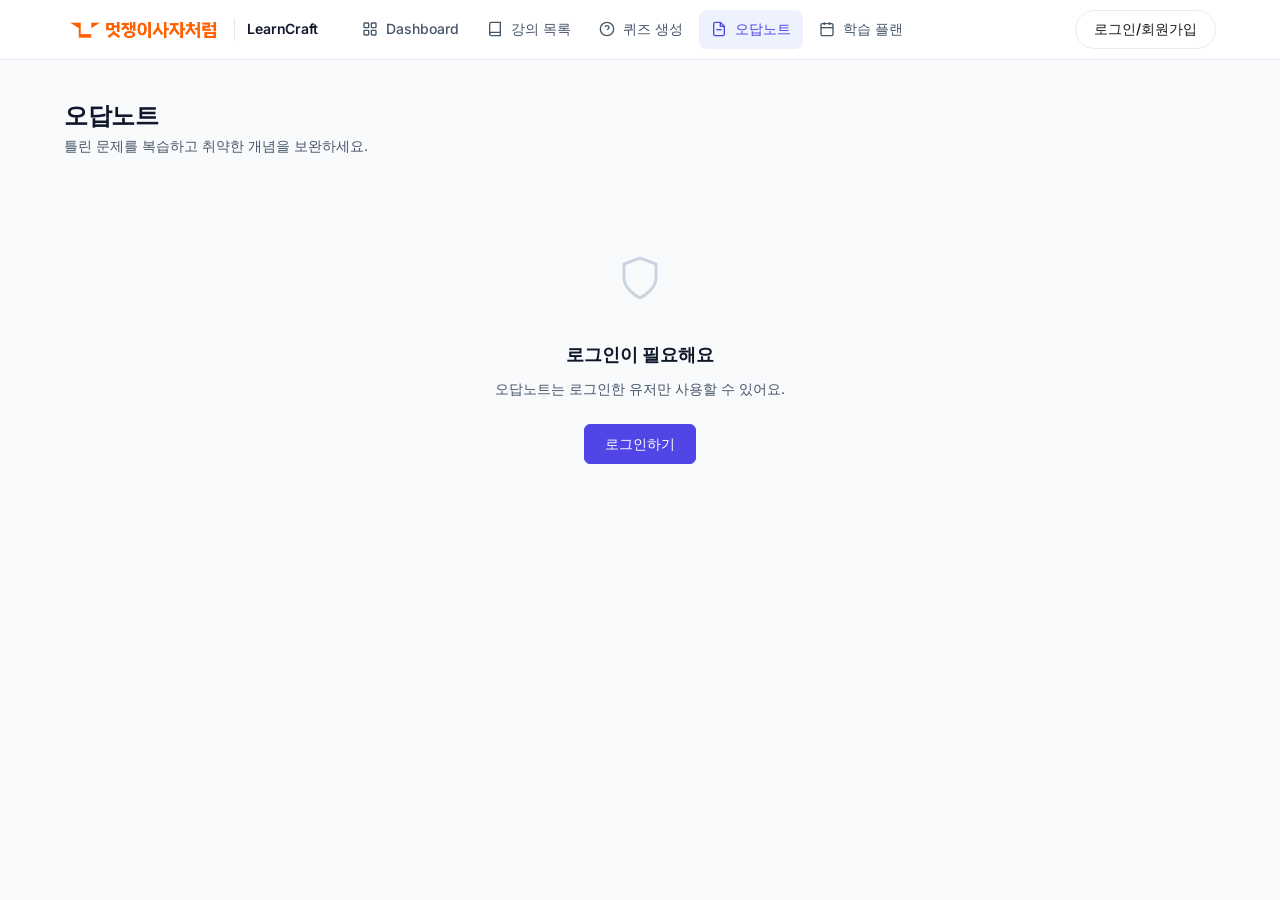
<file: app/wrong-notes.html>
<!DOCTYPE html>
<html lang="ko">
<head>
  <meta charset="UTF-8" />
  <meta name="viewport" content="width=device-width, initial-scale=1.0" />
  <title>LearnCraft — 오답노트</title>
  <link rel="stylesheet" href="styles/base.css" />
  <link rel="stylesheet" href="styles/layout.css" />
  <link rel="stylesheet" href="styles/components.css" />
  <style>
    .filter-bar {
      display: flex;
      flex-wrap: wrap;
      gap: var(--space-2);
      margin-bottom: var(--space-6);
    }

    .filter-btn {
      padding: 6px 14px;
      border-radius: 9999px;
      border: 1px solid var(--color-border);
      background: var(--color-surface);
      color: var(--color-text-secondary);
      font-size: var(--text-xs);
      font-weight: 500;
      cursor: pointer;
      transition: background 0.15s, color 0.15s, border-color 0.15s;
    }

    .filter-btn.active {
      background: var(--color-primary);
      color: #fff;
      border-color: var(--color-primary);
    }

    .filter-btn:hover:not(.active) {
      border-color: var(--color-primary);
      color: var(--color-primary);
    }

    .note-card {
      background: var(--color-surface);
      border: 1px solid var(--color-border);
      border-radius: var(--radius-xl);
      padding: var(--space-5) var(--space-6);
      margin-bottom: var(--space-4);
      transition: box-shadow 0.15s;
    }

    .note-card:hover {
      box-shadow: var(--shadow-sm);
    }

    .note-meta {
      display: flex;
      align-items: center;
      gap: var(--space-2);
      margin-bottom: var(--space-3);
      flex-wrap: wrap;
    }

    .note-question {
      font-size: var(--text-sm);
      font-weight: 600;
      color: var(--color-text-primary);
      margin-bottom: var(--space-3);
      line-height: 1.5;
    }

    .note-answers {
      display: flex;
      flex-wrap: wrap;
      gap: var(--space-4);
      margin-bottom: var(--space-3);
    }

    .note-answer-wrong {
      font-size: var(--text-xs);
      color: #B91C1C;
      font-weight: 600;
    }

    .note-answer-correct {
      font-size: var(--text-xs);
      color: #15803D;
      font-weight: 600;
    }

    .note-explanation {
      font-size: var(--text-xs);
      color: var(--color-text-secondary);
      background: var(--color-bg);
      border-radius: var(--radius-sm);
      padding: var(--space-3) var(--space-4);
      margin-bottom: var(--space-4);
      line-height: 1.6;
    }

    .note-actions {
      display: flex;
      gap: var(--space-2);
    }

    .empty-state {
      text-align: center;
      padding: var(--space-16) var(--space-8);
      color: var(--color-text-secondary);
    }

    .empty-state svg {
      width: 48px;
      height: 48px;
      color: var(--color-border-strong);
      margin-bottom: var(--space-4);
    }

    .empty-state-title {
      font-size: var(--text-lg);
      font-weight: 600;
      color: var(--color-text-primary);
      margin-bottom: var(--space-2);
    }

    .login-prompt {
      text-align: center;
      padding: var(--space-16) var(--space-8);
    }

    .login-prompt svg {
      width: 48px;
      height: 48px;
      color: var(--color-border-strong);
      margin-bottom: var(--space-4);
    }

    #noteList { min-height: 120px; }
  </style>
</head>
<body>

<!-- ─── Top Navigation ─── -->
<nav class="top-nav">
  <div class="top-nav-inner">
    <a href="index.html" class="nav-logo-wrap">
      <img src="../docs/img/RGB_LIKELION_KR.png" alt="Likelion" class="nav-logo" />
      <span class="nav-logo-label">LearnCraft</span>
    </a>
    <div class="nav-links">
      <a href="index.html" class="nav-link">
        <svg viewBox="0 0 24 24" fill="none" stroke="currentColor" stroke-width="2"><rect x="3" y="3" width="7" height="7" rx="1"/><rect x="14" y="3" width="7" height="7" rx="1"/><rect x="3" y="14" width="7" height="7" rx="1"/><rect x="14" y="14" width="7" height="7" rx="1"/></svg>
        <span>Dashboard</span>
      </a>
      <a href="lectures.html" class="nav-link">
        <svg viewBox="0 0 24 24" fill="none" stroke="currentColor" stroke-width="2"><path d="M4 19.5A2.5 2.5 0 0 1 6.5 17H20"/><path d="M6.5 2H20v20H6.5A2.5 2.5 0 0 1 4 19.5v-15A2.5 2.5 0 0 1 6.5 2z"/></svg>
        <span>강의 목록</span>
      </a>
      <a href="quiz-setup.html" class="nav-link">
        <svg viewBox="0 0 24 24" fill="none" stroke="currentColor" stroke-width="2"><circle cx="12" cy="12" r="10"/><path d="M9.09 9a3 3 0 0 1 5.83 1c0 2-3 3-3 3"/><line x1="12" y1="17" x2="12.01" y2="17"/></svg>
        <span>퀴즈 생성</span>
      </a>
      <a href="wrong-notes.html" class="nav-link active">
        <svg viewBox="0 0 24 24" fill="none" stroke="currentColor" stroke-width="2"><path d="M14 2H6a2 2 0 0 0-2 2v16a2 2 0 0 0 2 2h12a2 2 0 0 0 2-2V8z"/><polyline points="14 2 14 8 20 8"/><line x1="16" y1="13" x2="8" y2="13"/></svg>
        <span>오답노트</span>
      </a>
      <a href="study-plan.html" class="nav-link">
        <svg viewBox="0 0 24 24" fill="none" stroke="currentColor" stroke-width="2"><rect x="3" y="4" width="18" height="18" rx="2" ry="2"/><line x1="16" y1="2" x2="16" y2="6"/><line x1="8" y1="2" x2="8" y2="6"/><line x1="3" y1="10" x2="21" y2="10"/></svg>
        <span>학습 플랜</span>
      </a>
    </div>
    <div class="nav-actions" id="navActions">
      <a href="login.html" class="nav-btn-auth">로그인/회원가입</a>
    </div>
  </div>
</nav>

<!-- ─── Page Content ─── -->
<main>
  <div class="container">
    <div class="page-content">

      <div class="page-header">
        <div class="page-header-text">
          <h1>오답노트</h1>
          <p>틀린 문제를 복습하고 취약한 개념을 보완하세요.</p>
        </div>
      </div>

      <!-- 비로그인 상태 -->
      <div id="loginPrompt" style="display:none;" class="login-prompt">
        <svg viewBox="0 0 24 24" fill="none" stroke="currentColor" stroke-width="1.5"><path d="M12 22s8-4 8-10V5l-8-3-8 3v7c0 6 8 10 8 10z"/></svg>
        <div class="empty-state-title" style="margin-top:var(--space-4);">로그인이 필요해요</div>
        <p class="text-sm text-secondary" style="margin:var(--space-2) 0 var(--space-6);">오답노트는 로그인한 유저만 사용할 수 있어요.</p>
        <a href="login.html" class="btn btn-primary">로그인하기</a>
      </div>

      <!-- 로그인 상태 -->
      <div id="notesSection" style="display:none;">
        <!-- 개념 태그 필터 -->
        <div class="filter-bar" id="filterBar">
          <button class="filter-btn active" onclick="filterByTag(this, '')">전체</button>
        </div>

        <!-- 오답 카드 목록 -->
        <div id="noteList"></div>
      </div>

    </div>
  </div>
</main>

<script>
  let allNotes = [];
  let currentTag = '';

  // ── 네비 인증 상태 ─────────────────────────────────────────────
  async function checkAuth() {
    const token = localStorage.getItem('lc_token');
    const navActions = document.getElementById('navActions');
    if (!token) return;
    try {
      const res = await fetch('/api/auth/me', { headers: { 'Authorization': `Bearer ${token}` } });
      if (!res.ok) { localStorage.removeItem('lc_token'); return; }
      const user = await res.json();
      navActions.innerHTML = `
        <span style="font-size:0.9rem;color:#555;margin-right:8px;">${user.name}님</span>
        <button class="nav-btn-auth" onclick="logout()" style="cursor:pointer;background:none;border:1px solid #ddd;border-radius:6px;padding:6px 14px;font-size:0.85rem;">로그아웃</button>
      `;
    } catch (e) {}
  }

  function logout() {
    localStorage.removeItem('lc_token');
    localStorage.removeItem('lc_user');
    window.location.reload();
  }

  // ── 오답 목록 로드 ─────────────────────────────────────────────
  async function loadNotes() {
    const token = localStorage.getItem('lc_token');

    if (!token) {
      document.getElementById('loginPrompt').style.display = '';
      return;
    }

    document.getElementById('notesSection').style.display = '';

    try {
      const res = await fetch('/api/notes', { headers: { 'Authorization': `Bearer ${token}` } });
      if (!res.ok) throw new Error();
      allNotes = await res.json();
      buildFilterBar();
      renderNotes(allNotes);
    } catch (e) {
      document.getElementById('noteList').innerHTML =
        '<p class="text-sm text-secondary" style="padding:var(--space-8) 0;">오답노트를 불러오는 데 실패했어요.</p>';
    }
  }

  function buildFilterBar() {
    const tags = [...new Set(allNotes.map(n => n.concept_tag).filter(Boolean))];
    const bar = document.getElementById('filterBar');
    bar.innerHTML = `<button class="filter-btn active" onclick="filterByTag(this, '')">전체</button>`;
    tags.forEach(tag => {
      const btn = document.createElement('button');
      btn.className = 'filter-btn';
      btn.textContent = tag;
      btn.onclick = function() { filterByTag(this, tag); };
      bar.appendChild(btn);
    });
  }

  function filterByTag(btn, tag) {
    document.querySelectorAll('.filter-btn').forEach(b => b.classList.remove('active'));
    btn.classList.add('active');
    currentTag = tag;
    const filtered = tag ? allNotes.filter(n => n.concept_tag === tag) : allNotes;
    renderNotes(filtered);
  }

  function renderNotes(notes) {
    const list = document.getElementById('noteList');
    if (notes.length === 0) {
      list.innerHTML = `
        <div class="empty-state">
          <svg viewBox="0 0 24 24" fill="none" stroke="currentColor" stroke-width="1.5">
            <polyline points="20 6 9 17 4 12"/>
          </svg>
          <div class="empty-state-title">모든 문제를 맞혔어요!</div>
          <p class="text-sm text-secondary" style="margin-top:var(--space-2);">오답 기록이 없습니다. 퀴즈를 풀고 틀린 문제를 확인해보세요.</p>
        </div>
      `;
      return;
    }

    list.innerHTML = notes.map(note => `
      <div class="note-card" id="note-${note.id}">
        <div class="note-meta">
          <span class="badge badge-muted">${typeLabel(note.question_type)}</span>
          ${note.concept_tag ? `<span class="badge badge-primary" style="font-size:var(--text-xs);">${note.concept_tag}</span>` : ''}
          ${note.lecture_date ? `<span class="text-xs text-muted">${note.lecture_date}</span>` : ''}
          <span class="text-xs text-muted" style="margin-left:auto;">${formatDate(note.created_at)}</span>
        </div>
        <div class="note-question">${escHtml(note.question)}</div>
        <div class="note-answers">
          <span class="note-answer-wrong">✗ 내 답: ${escHtml(note.user_answer)}</span>
          <span class="note-answer-correct">✓ 정답: ${escHtml(note.correct_answer)}</span>
        </div>
        ${note.explanation ? `<div class="note-explanation">${escHtml(note.explanation)}</div>` : ''}
        <div class="note-actions">
          <button class="btn btn-secondary btn-sm" onclick="markDone(${note.id})">
            <svg viewBox="0 0 24 24" fill="none" stroke="currentColor" stroke-width="2"><polyline points="20 6 9 17 4 12"/></svg>
            복습 완료
          </button>
          <a href="personalized-guide.html${note.concept_tag ? '?query=' + encodeURIComponent(note.concept_tag) : ''}" class="btn btn-primary btn-sm">
            <svg viewBox="0 0 24 24" fill="none" stroke="currentColor" stroke-width="2"><path d="M12 20h9"/><path d="M16.5 3.5a2.121 2.121 0 0 1 3 3L7 19l-4 1 1-4L16.5 3.5z"/></svg>
            이 개념 다시 학습
          </a>
        </div>
      </div>
    `).join('');
  }

  async function markDone(noteId) {
    const token = localStorage.getItem('lc_token');
    if (!token) return;
    try {
      const res = await fetch(`/api/notes/${noteId}`, {
        method: 'DELETE',
        headers: { 'Authorization': `Bearer ${token}` },
      });
      if (!res.ok) throw new Error();
      allNotes = allNotes.filter(n => n.id !== noteId);
      const card = document.getElementById(`note-${noteId}`);
      if (card) card.remove();
      // 필터 적용 상태에서도 빈 상태 확인
      const filtered = currentTag ? allNotes.filter(n => n.concept_tag === currentTag) : allNotes;
      if (document.querySelectorAll('.note-card').length === 0) renderNotes(filtered);
      buildFilterBar();
    } catch (e) {
      alert('삭제에 실패했어요. 다시 시도해주세요.');
    }
  }

  function typeLabel(type) {
    return { multiple_choice: '객관식', short_answer: '단답형', code_completion: '코드 완성' }[type] || type;
  }

  function formatDate(iso) {
    if (!iso) return '';
    return iso.slice(0, 10);
  }

  function escHtml(str) {
    return String(str).replace(/&/g,'&amp;').replace(/</g,'&lt;').replace(/>/g,'&gt;').replace(/"/g,'&quot;');
  }

  checkAuth();
  loadNotes();
</script>

</body>
</html>
</file>
<file: app/styles/base.css>
@import url('https://fonts.googleapis.com/css2?family=Inter:wght@400;500;600;700&display=swap');

/* ─── CSS Custom Properties ─────────────────────────── */
:root {
  /* Colors */
  --color-primary:         #4F46E5;
  --color-primary-hover:   #4338CA;
  --color-primary-light:   #EEF2FF;
  --color-accent:          #0EA5E9;
  --color-accent-light:    #E0F2FE;
  --color-success:         #22C55E;
  --color-success-light:   #DCFCE7;
  --color-error:           #EF4444;
  --color-error-light:     #FEE2E2;
  --color-warning:         #F59E0B;
  --color-warning-light:   #FEF3C7;
  --color-bg:              #F8FAFC;
  --color-surface:         #FFFFFF;
  --color-border:          #E2E8F0;
  --color-border-strong:   #CBD5E1;
  --color-text-primary:    #0F172A;
  --color-text-secondary:  #475569;
  --color-text-muted:      #94A3B8;

  /* Typography */
  --font-body: 'Inter', -apple-system, BlinkMacSystemFont, 'Segoe UI', sans-serif;
  --text-xs:   0.75rem;
  --text-sm:   0.875rem;
  --text-base: 1rem;
  --text-lg:   1.125rem;
  --text-xl:   1.25rem;
  --text-2xl:  1.5rem;
  --text-3xl:  1.875rem;

  /* Spacing */
  --space-1:  4px;
  --space-2:  8px;
  --space-3:  12px;
  --space-4:  16px;
  --space-5:  20px;
  --space-6:  24px;
  --space-8:  32px;
  --space-10: 40px;
  --space-12: 48px;
  --space-16: 64px;

  /* Radius */
  --radius-sm: 6px;
  --radius-md: 8px;
  --radius-lg: 12px;
  --radius-xl: 16px;

  /* Shadows */
  --shadow-sm: 0 1px 3px rgba(0, 0, 0, 0.06), 0 1px 2px rgba(0, 0, 0, 0.04);
  --shadow-md: 0 4px 12px rgba(0, 0, 0, 0.08), 0 2px 4px rgba(0, 0, 0, 0.04);
  --shadow-lg: 0 10px 24px rgba(0, 0, 0, 0.10), 0 4px 8px rgba(0, 0, 0, 0.05);
}

/* ─── Reset ──────────────────────────────────────────── */
*, *::before, *::after {
  box-sizing: border-box;
  margin: 0;
  padding: 0;
}

html {
  font-size: 16px;
  -webkit-text-size-adjust: 100%;
}

body {
  font-family: var(--font-body);
  font-size: var(--text-base);
  color: var(--color-text-primary);
  background-color: var(--color-bg);
  line-height: 1.6;
  -webkit-font-smoothing: antialiased;
  -moz-osx-font-smoothing: grayscale;
}

a {
  color: var(--color-primary);
  text-decoration: none;
}

a:hover {
  color: var(--color-primary-hover);
}

ul, ol {
  list-style: none;
}

img {
  max-width: 100%;
  display: block;
}

button, input, select, textarea {
  font-family: inherit;
  font-size: inherit;
}

/* ─── Typography Utilities ───────────────────────────── */
.text-xs      { font-size: var(--text-xs); }
.text-sm      { font-size: var(--text-sm); }
.text-base    { font-size: var(--text-base); }
.text-lg      { font-size: var(--text-lg); }
.text-xl      { font-size: var(--text-xl); }
.text-2xl     { font-size: var(--text-2xl); }
.text-3xl     { font-size: var(--text-3xl); }

.font-normal  { font-weight: 400; }
.font-medium  { font-weight: 500; }
.font-semibold { font-weight: 600; }
.font-bold    { font-weight: 700; }

.text-primary   { color: var(--color-text-primary); }
.text-secondary { color: var(--color-text-secondary); }
.text-muted     { color: var(--color-text-muted); }
.text-brand     { color: var(--color-primary); }

/* ─── Spacing Utilities ──────────────────────────────── */
.mt-1 { margin-top: var(--space-1); }
.mt-2 { margin-top: var(--space-2); }
.mt-3 { margin-top: var(--space-3); }
.mt-4 { margin-top: var(--space-4); }
.mt-5 { margin-top: var(--space-5); }
.mt-6 { margin-top: var(--space-6); }
.mt-8 { margin-top: var(--space-8); }
.mb-1 { margin-bottom: var(--space-1); }
.mb-2 { margin-bottom: var(--space-2); }
.mb-3 { margin-bottom: var(--space-3); }
.mb-4 { margin-bottom: var(--space-4); }
.mb-5 { margin-bottom: var(--space-5); }
.mb-6 { margin-bottom: var(--space-6); }
.mb-8 { margin-bottom: var(--space-8); }

/* ─── Flex Utilities ─────────────────────────────────── */
.flex         { display: flex; }
.flex-col     { flex-direction: column; }
.items-center { align-items: center; }
.items-start  { align-items: flex-start; }
.justify-between { justify-content: space-between; }
.justify-center  { justify-content: center; }
.gap-1  { gap: var(--space-1); }
.gap-2  { gap: var(--space-2); }
.gap-3  { gap: var(--space-3); }
.gap-4  { gap: var(--space-4); }
.gap-6  { gap: var(--space-6); }
.gap-8  { gap: var(--space-8); }
.flex-wrap { flex-wrap: wrap; }
.flex-1    { flex: 1; }

/* ─── Display Utilities ──────────────────────────────── */
.hidden { display: none !important; }
.block  { display: block; }
.w-full { width: 100%; }

/* ─── Breadcrumb ─────────────────────────────────────── */
.breadcrumb {
  display: flex;
  align-items: center;
  gap: var(--space-2);
  font-size: var(--text-sm);
  color: var(--color-text-muted);
  margin-bottom: var(--space-6);
}

.breadcrumb a {
  color: var(--color-text-muted);
}

.breadcrumb a:hover {
  color: var(--color-primary);
}

.breadcrumb-sep {
  color: var(--color-border-strong);
}

.breadcrumb-current {
  color: var(--color-text-secondary);
  font-weight: 500;
}
</file>
<file: app/styles/layout.css>
/* ─── Top Navigation ─────────────────────────────────── */
.top-nav {
  position: sticky;
  top: 0;
  z-index: 100;
  background: var(--color-surface);
  border-bottom: 1px solid var(--color-border);
  height: 60px;
}

.top-nav-inner {
  max-width: 1200px;
  margin: 0 auto;
  padding: 0 var(--space-6);
  height: 100%;
  display: flex;
  align-items: center;
  justify-content: space-between;
  gap: var(--space-8);
}

.nav-logo-wrap {
  display: flex;
  align-items: center;
  gap: var(--space-3);
  flex-shrink: 0;
  text-decoration: none;
}

.nav-logo {
  height: 28px;
  width: auto;
}

.nav-logo-label {
  font-size: var(--text-sm);
  font-weight: 600;
  color: var(--color-text-primary);
  border-left: 1px solid var(--color-border);
  padding-left: var(--space-3);
  letter-spacing: -0.01em;
}

.nav-links {
  display: flex;
  align-items: center;
  gap: var(--space-1);
  flex: 1;
}

.nav-link {
  display: flex;
  align-items: center;
  gap: var(--space-2);
  padding: var(--space-2) var(--space-3);
  border-radius: var(--radius-md);
  font-size: var(--text-sm);
  font-weight: 500;
  color: var(--color-text-secondary);
  text-decoration: none;
  transition: background 0.15s, color 0.15s;
}

.nav-link:hover {
  background: var(--color-bg);
  color: var(--color-text-primary);
}

.nav-link.active {
  background: var(--color-primary-light);
  color: var(--color-primary);
}

.nav-link svg {
  width: 16px;
  height: 16px;
  flex-shrink: 0;
}

.nav-actions {
  display: flex;
  align-items: center;
  gap: var(--space-3);
  flex-shrink: 0;
}

a.nav-btn-auth {
  padding: 7px 18px;
  border-radius: 9999px;
  font-size: var(--text-sm);
  font-weight: 500;
  cursor: pointer;
  text-decoration: none;
  background: #fff;
  color: #1a1a1a;
  border: 1px solid #EBEBEB;
  transition: background 0.15s, color 0.15s;
  white-space: nowrap;
  display: inline-flex;
  align-items: center;
}

/* ─── Page Container ─────────────────────────────────── */
.container {
  max-width: 1200px;
  margin: 0 auto;
  padding: 0 var(--space-6);
}

.page-content {
  padding: var(--space-10) 0;
}

/* ─── Page Header ────────────────────────────────────── */
.page-header {
  display: flex;
  align-items: flex-start;
  justify-content: space-between;
  gap: var(--space-4);
  margin-bottom: var(--space-8);
}

.page-header-text h1 {
  font-size: var(--text-2xl);
  font-weight: 700;
  color: var(--color-text-primary);
  letter-spacing: -0.02em;
  line-height: 1.3;
}

.page-header-text p {
  font-size: var(--text-sm);
  color: var(--color-text-secondary);
  margin-top: var(--space-1);
}

.page-header-actions {
  display: flex;
  align-items: center;
  gap: var(--space-3);
  flex-shrink: 0;
}

/* ─── Grid Layouts ───────────────────────────────────── */
.grid-3 {
  display: grid;
  grid-template-columns: repeat(3, 1fr);
  gap: var(--space-5);
}

.grid-2 {
  display: grid;
  grid-template-columns: repeat(2, 1fr);
  gap: var(--space-5);
}

.grid-2-col {
  display: grid;
  grid-template-columns: 1fr 320px;
  gap: var(--space-8);
  align-items: flex-start;
}

/* ─── Section spacing ────────────────────────────────── */
.section {
  margin-bottom: var(--space-10);
}

.section:last-child {
  margin-bottom: 0;
}

/* ─── Sticky sidebar ─────────────────────────────────── */
.sidebar-sticky {
  position: sticky;
  top: 80px;
}

/* ─── Divider ────────────────────────────────────────── */
.divider {
  height: 1px;
  background: var(--color-border);
  margin: var(--space-6) 0;
}

/* ─── Responsive ─────────────────────────────────────── */
@media (max-width: 768px) {
  .top-nav-inner {
    padding: 0 var(--space-4);
  }

  .nav-logo-label {
    display: none;
  }

  .nav-links .nav-link span {
    display: none;
  }

  .grid-3 {
    grid-template-columns: 1fr;
  }

  .grid-2 {
    grid-template-columns: 1fr;
  }

  .grid-2-col {
    grid-template-columns: 1fr;
  }

  .sidebar-sticky {
    position: static;
  }

  .page-header {
    flex-direction: column;
    align-items: flex-start;
  }

  .page-content {
    padding: var(--space-6) 0;
  }
}

@media (max-width: 480px) {
  .container {
    padding: 0 var(--space-4);
  }
}
</file>
<file: app/styles/components.css>
/* ─── Buttons ────────────────────────────────────────── */
.btn {
  display: inline-flex;
  align-items: center;
  justify-content: center;
  gap: var(--space-2);
  padding: 0 var(--space-5);
  height: 40px;
  border-radius: var(--radius-sm);
  font-size: var(--text-sm);
  font-weight: 500;
  cursor: pointer;
  border: 1px solid transparent;
  transition: background 0.15s, border-color 0.15s, color 0.15s, box-shadow 0.15s;
  white-space: nowrap;
  text-decoration: none;
}

.btn svg {
  width: 16px;
  height: 16px;
  flex-shrink: 0;
}

.btn-sm {
  height: 32px;
  padding: 0 var(--space-3);
  font-size: var(--text-xs);
}

.btn-lg {
  height: 48px;
  padding: 0 var(--space-8);
  font-size: var(--text-base);
}

.btn-primary {
  background: var(--color-primary);
  color: #fff;
  border-color: var(--color-primary);
}

.btn-primary:hover {
  background: var(--color-primary-hover);
  border-color: var(--color-primary-hover);
  color: #fff;
  box-shadow: 0 2px 8px rgba(79, 70, 229, 0.3);
}

.btn-secondary {
  background: var(--color-surface);
  color: var(--color-text-primary);
  border-color: var(--color-border-strong);
}

.btn-secondary:hover {
  background: var(--color-bg);
  border-color: var(--color-primary);
  color: var(--color-primary);
}

.btn-ghost {
  background: transparent;
  color: var(--color-text-secondary);
  border-color: transparent;
}

.btn-ghost:hover {
  background: var(--color-bg);
  color: var(--color-text-primary);
}

.btn-danger {
  background: var(--color-error-light);
  color: var(--color-error);
  border-color: transparent;
}

.btn-danger:hover {
  background: var(--color-error);
  color: #fff;
}

.btn-full { width: 100%; }

/* ─── Card ───────────────────────────────────────────── */
.card {
  background: var(--color-surface);
  border: 1px solid var(--color-border);
  border-radius: var(--radius-lg);
  padding: var(--space-5);
  box-shadow: var(--shadow-sm);
}

.card-hover {
  transition: box-shadow 0.2s, border-color 0.2s, transform 0.15s;
}

.card-hover:hover {
  box-shadow: var(--shadow-md);
  border-color: var(--color-border-strong);
  transform: translateY(-1px);
}

.card-header {
  display: flex;
  align-items: center;
  justify-content: space-between;
  margin-bottom: var(--space-4);
}

.card-title {
  font-size: var(--text-base);
  font-weight: 600;
  color: var(--color-text-primary);
}

.card-body {
  font-size: var(--text-sm);
  color: var(--color-text-secondary);
  line-height: 1.6;
}

/* ─── Badges ─────────────────────────────────────────── */
.badge {
  display: inline-flex;
  align-items: center;
  gap: 4px;
  padding: 2px 10px;
  border-radius: 999px;
  font-size: var(--text-xs);
  font-weight: 500;
  line-height: 1.6;
  white-space: nowrap;
}

.badge-primary {
  background: var(--color-primary-light);
  color: var(--color-primary);
}

.badge-success {
  background: var(--color-success-light);
  color: #15803D;
}

.badge-error {
  background: var(--color-error-light);
  color: #B91C1C;
}

.badge-warning {
  background: var(--color-warning-light);
  color: #92400E;
}

.badge-muted {
  background: #F1F5F9;
  color: var(--color-text-secondary);
}

.badge-accent {
  background: var(--color-accent-light);
  color: #0369A1;
}

.badge-dot::before {
  content: '';
  width: 6px;
  height: 6px;
  border-radius: 50%;
  background: currentColor;
  flex-shrink: 0;
}

/* ─── Form Inputs ────────────────────────────────────── */
.form-group {
  display: flex;
  flex-direction: column;
  gap: var(--space-2);
}

.form-label {
  font-size: var(--text-sm);
  font-weight: 500;
  color: var(--color-text-primary);
}

.form-hint {
  font-size: var(--text-xs);
  color: var(--color-text-muted);
}

.input,
.select,
.textarea {
  width: 100%;
  height: 40px;
  padding: 0 var(--space-3);
  border: 1px solid var(--color-border-strong);
  border-radius: var(--radius-sm);
  font-size: var(--text-sm);
  color: var(--color-text-primary);
  background: var(--color-surface);
  transition: border-color 0.15s, box-shadow 0.15s;
  outline: none;
}

.textarea {
  height: auto;
  padding: var(--space-3);
  resize: vertical;
  min-height: 80px;
}

.input::placeholder,
.textarea::placeholder {
  color: var(--color-text-muted);
}

.input:focus,
.select:focus,
.textarea:focus {
  border-color: var(--color-primary);
  box-shadow: 0 0 0 3px rgba(79, 70, 229, 0.12);
}

.input-with-icon {
  position: relative;
}

.input-with-icon .input {
  padding-left: 36px;
}

.input-icon {
  position: absolute;
  left: 10px;
  top: 50%;
  transform: translateY(-50%);
  color: var(--color-text-muted);
  width: 16px;
  height: 16px;
  pointer-events: none;
}

/* ─── Tabs ───────────────────────────────────────────── */
.tabs {
  display: flex;
  align-items: center;
  gap: var(--space-1);
  border-bottom: 2px solid var(--color-border);
  margin-bottom: var(--space-6);
}

.tab-item {
  padding: var(--space-2) var(--space-4);
  font-size: var(--text-sm);
  font-weight: 500;
  color: var(--color-text-muted);
  cursor: pointer;
  border-bottom: 2px solid transparent;
  margin-bottom: -2px;
  transition: color 0.15s, border-color 0.15s;
  background: none;
  border-top: none;
  border-left: none;
  border-right: none;
  user-select: none;
}

.tab-item:hover {
  color: var(--color-text-secondary);
}

.tab-item.active {
  color: var(--color-primary);
  border-bottom-color: var(--color-primary);
}

/* ─── Section Header ─────────────────────────────────── */
.section-header {
  display: flex;
  align-items: flex-end;
  justify-content: space-between;
  gap: var(--space-4);
  margin-bottom: var(--space-5);
}

.section-header-text h2 {
  font-size: var(--text-lg);
  font-weight: 600;
  color: var(--color-text-primary);
  letter-spacing: -0.01em;
}

.section-header-text p {
  font-size: var(--text-sm);
  color: var(--color-text-secondary);
  margin-top: 2px;
}

/* ─── Stat Card ──────────────────────────────────────── */
.stat-card {
  background: var(--color-surface);
  border: 1px solid var(--color-border);
  border-radius: var(--radius-lg);
  padding: var(--space-5);
  box-shadow: var(--shadow-sm);
  display: flex;
  align-items: flex-start;
  gap: var(--space-4);
}

.stat-card-icon {
  width: 44px;
  height: 44px;
  border-radius: var(--radius-md);
  display: flex;
  align-items: center;
  justify-content: center;
  flex-shrink: 0;
}

.stat-card-icon svg {
  width: 22px;
  height: 22px;
}

.stat-icon-primary {
  background: var(--color-primary-light);
  color: var(--color-primary);
}

.stat-icon-success {
  background: var(--color-success-light);
  color: #15803D;
}

.stat-icon-accent {
  background: var(--color-accent-light);
  color: #0369A1;
}

.stat-icon-warning {
  background: var(--color-warning-light);
  color: #92400E;
}

.stat-card-value {
  font-size: var(--text-2xl);
  font-weight: 700;
  color: var(--color-text-primary);
  line-height: 1.2;
  letter-spacing: -0.02em;
}

.stat-card-label {
  font-size: var(--text-sm);
  color: var(--color-text-secondary);
  margin-top: 2px;
}

.stat-card-sub {
  font-size: var(--text-xs);
  color: var(--color-text-muted);
  margin-top: 4px;
}

/* ─── Empty State ────────────────────────────────────── */
.empty-state {
  display: flex;
  flex-direction: column;
  align-items: center;
  justify-content: center;
  text-align: center;
  padding: var(--space-16) var(--space-8);
  gap: var(--space-4);
}

.empty-state-icon {
  width: 56px;
  height: 56px;
  border-radius: var(--radius-xl);
  background: var(--color-bg);
  border: 1px solid var(--color-border);
  display: flex;
  align-items: center;
  justify-content: center;
  color: var(--color-text-muted);
}

.empty-state-icon svg {
  width: 28px;
  height: 28px;
}

.empty-state h3 {
  font-size: var(--text-base);
  font-weight: 600;
  color: var(--color-text-primary);
}

.empty-state p {
  font-size: var(--text-sm);
  color: var(--color-text-secondary);
  max-width: 320px;
}

/* ─── Difficulty Cards ───────────────────────────────── */
.difficulty-options {
  display: grid;
  grid-template-columns: repeat(3, 1fr);
  gap: var(--space-3);
}

.difficulty-card {
  border: 2px solid var(--color-border);
  border-radius: var(--radius-lg);
  padding: var(--space-4);
  cursor: pointer;
  transition: border-color 0.15s, background 0.15s, box-shadow 0.15s;
  text-align: left;
  background: var(--color-surface);
  position: relative;
}

.difficulty-card:hover {
  border-color: var(--color-border-strong);
  box-shadow: var(--shadow-sm);
}

.difficulty-card.selected {
  border-color: var(--color-primary);
  background: var(--color-primary-light);
}

.difficulty-card.selected .difficulty-check {
  opacity: 1;
}

.difficulty-check {
  position: absolute;
  top: var(--space-3);
  right: var(--space-3);
  width: 18px;
  height: 18px;
  border-radius: 50%;
  background: var(--color-primary);
  color: #fff;
  display: flex;
  align-items: center;
  justify-content: center;
  opacity: 0;
  transition: opacity 0.15s;
}

.difficulty-check svg {
  width: 10px;
  height: 10px;
}

.difficulty-level {
  font-size: var(--text-sm);
  font-weight: 600;
  color: var(--color-text-primary);
  margin-bottom: var(--space-1);
}

.difficulty-desc {
  font-size: var(--text-xs);
  color: var(--color-text-secondary);
  line-height: 1.5;
}

.difficulty-count {
  font-size: var(--text-xs);
  color: var(--color-text-muted);
  margin-top: var(--space-3);
  display: flex;
  align-items: center;
  gap: 4px;
}

/* ─── Question Card ──────────────────────────────────── */
.question-card {
  background: var(--color-surface);
  border: 1px solid var(--color-border);
  border-radius: var(--radius-lg);
  overflow: hidden;
  margin-bottom: var(--space-4);
}

.question-card-header {
  padding: var(--space-4) var(--space-5);
  display: flex;
  align-items: flex-start;
  gap: var(--space-3);
  border-bottom: 1px solid var(--color-border);
}

.question-number {
  width: 28px;
  height: 28px;
  border-radius: 50%;
  background: var(--color-primary-light);
  color: var(--color-primary);
  font-size: var(--text-xs);
  font-weight: 700;
  display: flex;
  align-items: center;
  justify-content: center;
  flex-shrink: 0;
  margin-top: 1px;
}

.question-text {
  font-size: var(--text-base);
  font-weight: 500;
  color: var(--color-text-primary);
  line-height: 1.6;
  flex: 1;
}

.question-card-body {
  padding: var(--space-4) var(--space-5);
}

/* ─── Answer Options ─────────────────────────────────── */
.answer-options {
  display: flex;
  flex-direction: column;
  gap: var(--space-2);
  margin-bottom: var(--space-4);
}

.answer-option {
  display: flex;
  align-items: flex-start;
  gap: var(--space-3);
  padding: var(--space-3) var(--space-4);
  border: 1px solid var(--color-border);
  border-radius: var(--radius-md);
  cursor: pointer;
  transition: background 0.12s, border-color 0.12s;
  background: var(--color-bg);
}

.answer-option:hover {
  border-color: var(--color-border-strong);
  background: #F1F5F9;
}

.answer-option.selected {
  border-color: var(--color-primary);
  background: var(--color-primary-light);
}

.answer-option.correct {
  border-color: var(--color-success);
  background: var(--color-success-light);
}

.answer-option.wrong {
  border-color: var(--color-error);
  background: var(--color-error-light);
}

.answer-key {
  width: 24px;
  height: 24px;
  border-radius: 50%;
  border: 2px solid var(--color-border-strong);
  background: var(--color-surface);
  font-size: var(--text-xs);
  font-weight: 700;
  display: flex;
  align-items: center;
  justify-content: center;
  flex-shrink: 0;
  color: var(--color-text-secondary);
  transition: background 0.12s, border-color 0.12s, color 0.12s;
}

.answer-option.selected .answer-key {
  background: var(--color-primary);
  border-color: var(--color-primary);
  color: #fff;
}

.answer-option.correct .answer-key {
  background: var(--color-success);
  border-color: var(--color-success);
  color: #fff;
}

.answer-option.wrong .answer-key {
  background: var(--color-error);
  border-color: var(--color-error);
  color: #fff;
}

.answer-text {
  font-size: var(--text-sm);
  color: var(--color-text-primary);
  line-height: 1.6;
  padding-top: 2px;
}

/* ─── Explanation Block ──────────────────────────────── */
.explanation-toggle {
  display: flex;
  align-items: center;
  gap: var(--space-2);
  font-size: var(--text-sm);
  font-weight: 500;
  color: var(--color-primary);
  cursor: pointer;
  background: none;
  border: none;
  padding: 0;
}

.explanation-toggle svg {
  width: 14px;
  height: 14px;
  transition: transform 0.2s;
}

.explanation-toggle.open svg {
  transform: rotate(180deg);
}

.explanation-block {
  margin-top: var(--space-3);
  padding: var(--space-4);
  background: #FAFBFF;
  border: 1px solid var(--color-border);
  border-radius: var(--radius-md);
  font-size: var(--text-sm);
  color: var(--color-text-secondary);
  line-height: 1.7;
  display: none;
}

.explanation-block.open {
  display: block;
}

.explanation-block strong {
  color: var(--color-text-primary);
}

/* ─── Answer Feedback Card ───────────────────────────── */
.feedback-card {
  background: var(--color-surface);
  border: 1px solid var(--color-border);
  border-radius: var(--radius-lg);
  border-left: 4px solid var(--color-border);
  overflow: hidden;
  margin-bottom: var(--space-4);
}

.feedback-card.correct {
  border-left-color: var(--color-success);
}

.feedback-card.wrong {
  border-left-color: var(--color-error);
}

.feedback-card-header {
  padding: var(--space-4) var(--space-5);
  display: flex;
  align-items: flex-start;
  justify-content: space-between;
  gap: var(--space-3);
  border-bottom: 1px solid var(--color-border);
}

.feedback-card-status {
  display: flex;
  align-items: center;
  gap: var(--space-2);
  font-size: var(--text-xs);
  font-weight: 600;
}

.feedback-card.correct .feedback-card-status {
  color: #15803D;
}

.feedback-card.wrong .feedback-card-status {
  color: #B91C1C;
}

.feedback-card-status svg {
  width: 14px;
  height: 14px;
}

.feedback-card-body {
  padding: var(--space-4) var(--space-5);
}

/* ─── Score Summary ──────────────────────────────────── */
.score-bar {
  background: var(--color-surface);
  border: 1px solid var(--color-border);
  border-radius: var(--radius-xl);
  padding: var(--space-6) var(--space-8);
  display: flex;
  align-items: center;
  gap: var(--space-8);
  margin-bottom: var(--space-8);
  box-shadow: var(--shadow-sm);
}

.score-circle {
  position: relative;
  width: 80px;
  height: 80px;
  flex-shrink: 0;
  display: flex;
  align-items: center;
  justify-content: center;
}

.score-ring {
  position: absolute;
  top: 0;
  left: 0;
}

.score-ring-fill {
  transition: stroke-dashoffset 0.8s ease-out;
}

.score-circle-text {
  position: relative;
  display: flex;
  flex-direction: column;
  align-items: center;
  justify-content: center;
  z-index: 1;
}

.score-percent {
  font-size: var(--text-xl);
  font-weight: 700;
  color: var(--color-primary);
  line-height: 1;
}

.score-label {
  font-size: 10px;
  color: var(--color-primary);
  font-weight: 500;
}

.score-stats {
  display: flex;
  gap: var(--space-8);
  flex: 1;
}

.score-stat-item {
  display: flex;
  flex-direction: column;
  gap: 2px;
}

.score-stat-value {
  font-size: var(--text-xl);
  font-weight: 700;
  color: var(--color-text-primary);
}

.score-stat-value.green { color: #15803D; }
.score-stat-value.red   { color: #B91C1C; }

.score-stat-label {
  font-size: var(--text-xs);
  color: var(--color-text-muted);
}

/* ─── Lecture Card ───────────────────────────────────── */
.lecture-card {
  background: var(--color-surface);
  border: 1px solid var(--color-border);
  border-radius: var(--radius-lg);
  padding: var(--space-5);
  box-shadow: var(--shadow-sm);
  display: flex;
  flex-direction: column;
  gap: var(--space-3);
  transition: box-shadow 0.2s, border-color 0.2s, transform 0.15s;
}

.lecture-card:hover {
  box-shadow: var(--shadow-md);
  border-color: var(--color-border-strong);
  transform: translateY(-1px);
}

.lecture-card-meta {
  display: flex;
  align-items: center;
  justify-content: space-between;
  gap: var(--space-2);
}

.lecture-date-chip {
  font-size: var(--text-xs);
  font-weight: 600;
  color: var(--color-text-muted);
  background: var(--color-bg);
  border: 1px solid var(--color-border);
  border-radius: var(--radius-sm);
  padding: 2px 8px;
  letter-spacing: 0.02em;
}

.lecture-card-title {
  font-size: var(--text-base);
  font-weight: 600;
  color: var(--color-text-primary);
  line-height: 1.4;
}

.lecture-card-goal {
  font-size: var(--text-sm);
  color: var(--color-text-secondary);
  line-height: 1.6;
  display: -webkit-box;
  -webkit-line-clamp: 2;
  -webkit-box-orient: vertical;
  overflow: hidden;
}

.lecture-card-footer {
  display: flex;
  align-items: center;
  justify-content: space-between;
  gap: var(--space-2);
  padding-top: var(--space-2);
  border-top: 1px solid var(--color-border);
  margin-top: auto;
}

/* ─── Table ──────────────────────────────────────────── */
.table-wrap {
  background: var(--color-surface);
  border: 1px solid var(--color-border);
  border-radius: var(--radius-lg);
  overflow: hidden;
  box-shadow: var(--shadow-sm);
}

table {
  width: 100%;
  border-collapse: collapse;
}

thead {
  background: var(--color-bg);
}

thead th {
  padding: var(--space-3) var(--space-5);
  font-size: var(--text-xs);
  font-weight: 600;
  color: var(--color-text-muted);
  text-align: left;
  text-transform: uppercase;
  letter-spacing: 0.05em;
  border-bottom: 1px solid var(--color-border);
}

tbody td {
  padding: var(--space-4) var(--space-5);
  font-size: var(--text-sm);
  color: var(--color-text-secondary);
  border-bottom: 1px solid var(--color-border);
  vertical-align: middle;
}

tbody tr:last-child td {
  border-bottom: none;
}

tbody tr:hover td {
  background: var(--color-bg);
}

/* ─── Code Block ─────────────────────────────────────── */
.code-block {
  background: #0F172A;
  border-radius: var(--radius-md);
  padding: var(--space-4);
  font-family: 'Courier New', Courier, monospace;
  font-size: var(--text-sm);
  color: #E2E8F0;
  overflow-x: auto;
  line-height: 1.7;
}

.code-block .code-lang {
  font-size: var(--text-xs);
  color: #64748B;
  margin-bottom: var(--space-2);
  font-family: var(--font-body);
  font-weight: 500;
}

/* ─── Loading Skeleton ───────────────────────────────── */
.skeleton {
  background: linear-gradient(90deg, var(--color-border) 25%, #F1F5F9 50%, var(--color-border) 75%);
  background-size: 200% 100%;
  animation: shimmer 1.5s infinite;
  border-radius: var(--radius-sm);
}

@keyframes shimmer {
  0%   { background-position: 200% 0; }
  100% { background-position: -200% 0; }
}

.skeleton-line {
  height: 14px;
  margin-bottom: var(--space-2);
}

.skeleton-line:last-child {
  width: 60%;
}

.skeleton-card {
  height: 120px;
  border-radius: var(--radius-lg);
}

/* ─── Progress bar ───────────────────────────────────── */
.progress-bar-wrap {
  height: 6px;
  background: var(--color-border);
  border-radius: 999px;
  overflow: hidden;
}

.progress-bar-fill {
  height: 100%;
  background: var(--color-primary);
  border-radius: 999px;
  transition: width 0.3s ease;
}

/* ─── Concept Tags ───────────────────────────────────── */
.concept-list {
  display: flex;
  flex-wrap: wrap;
  gap: var(--space-2);
}

/* ─── Study Area Recommendations ────────────────────── */
.study-rec-section {
  background: #FAFBFF;
  border: 1px solid var(--color-border);
  border-radius: var(--radius-lg);
  padding: var(--space-5);
  margin-top: var(--space-6);
}

.study-rec-title {
  font-size: var(--text-sm);
  font-weight: 600;
  color: var(--color-text-primary);
  margin-bottom: var(--space-3);
}

/* ─── Action Bar (bottom of review/feedback) ─────────── */
.action-bar {
  display: flex;
  align-items: center;
  gap: var(--space-3);
  padding: var(--space-5) 0;
  border-top: 1px solid var(--color-border);
  margin-top: var(--space-6);
}

.action-bar-spacer {
  flex: 1;
}
</file>
